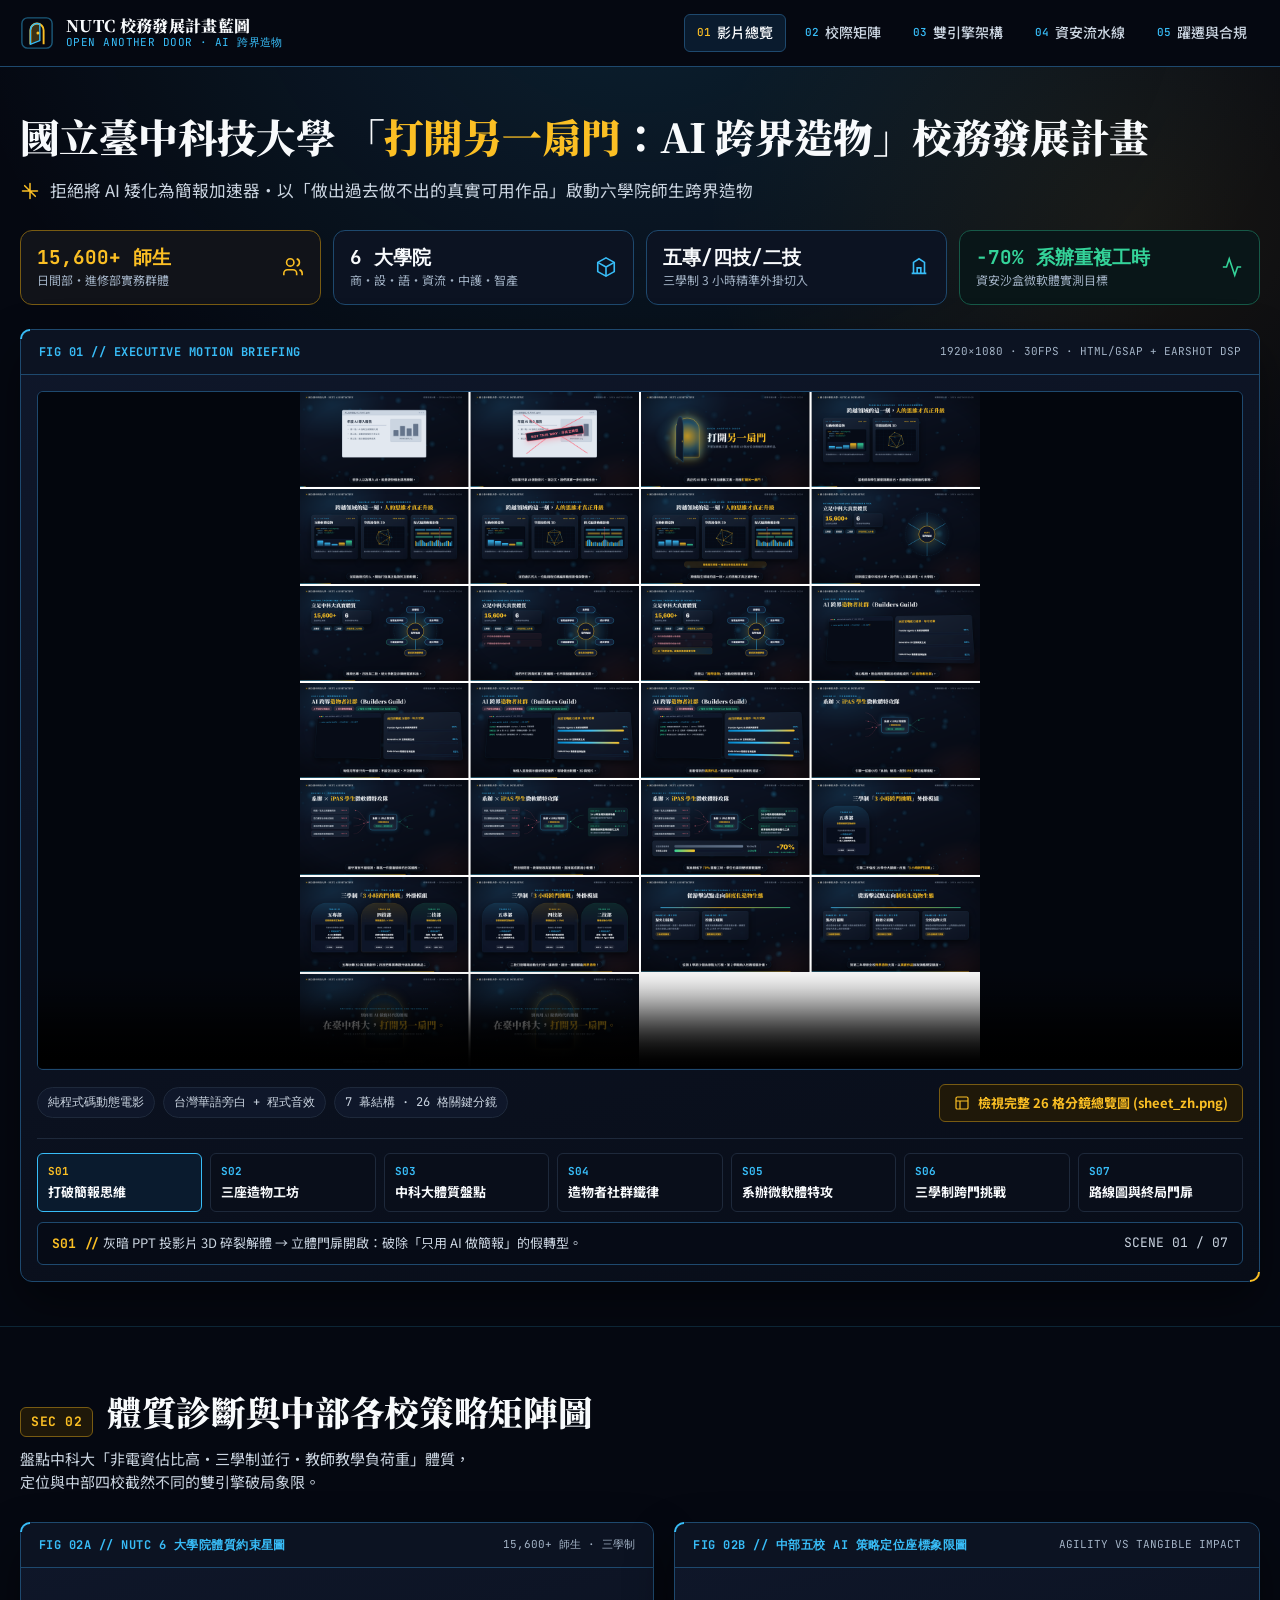
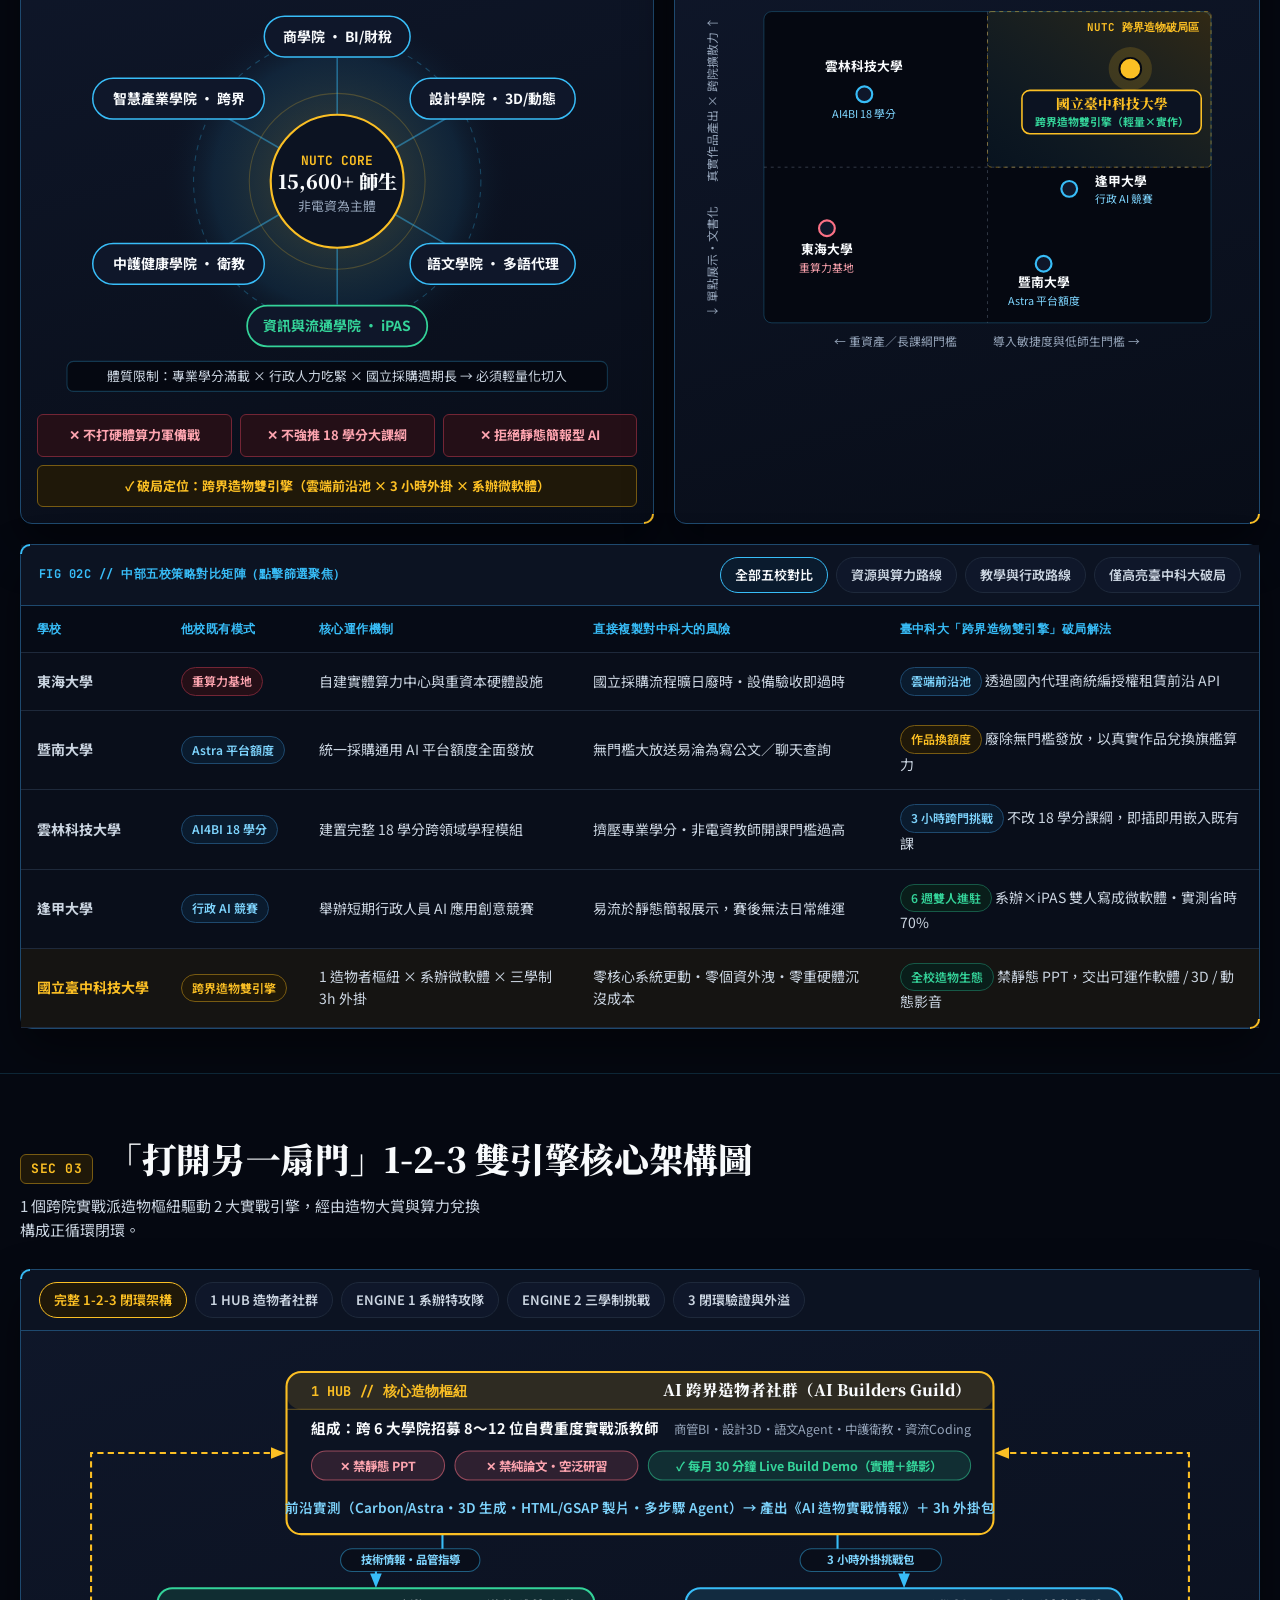
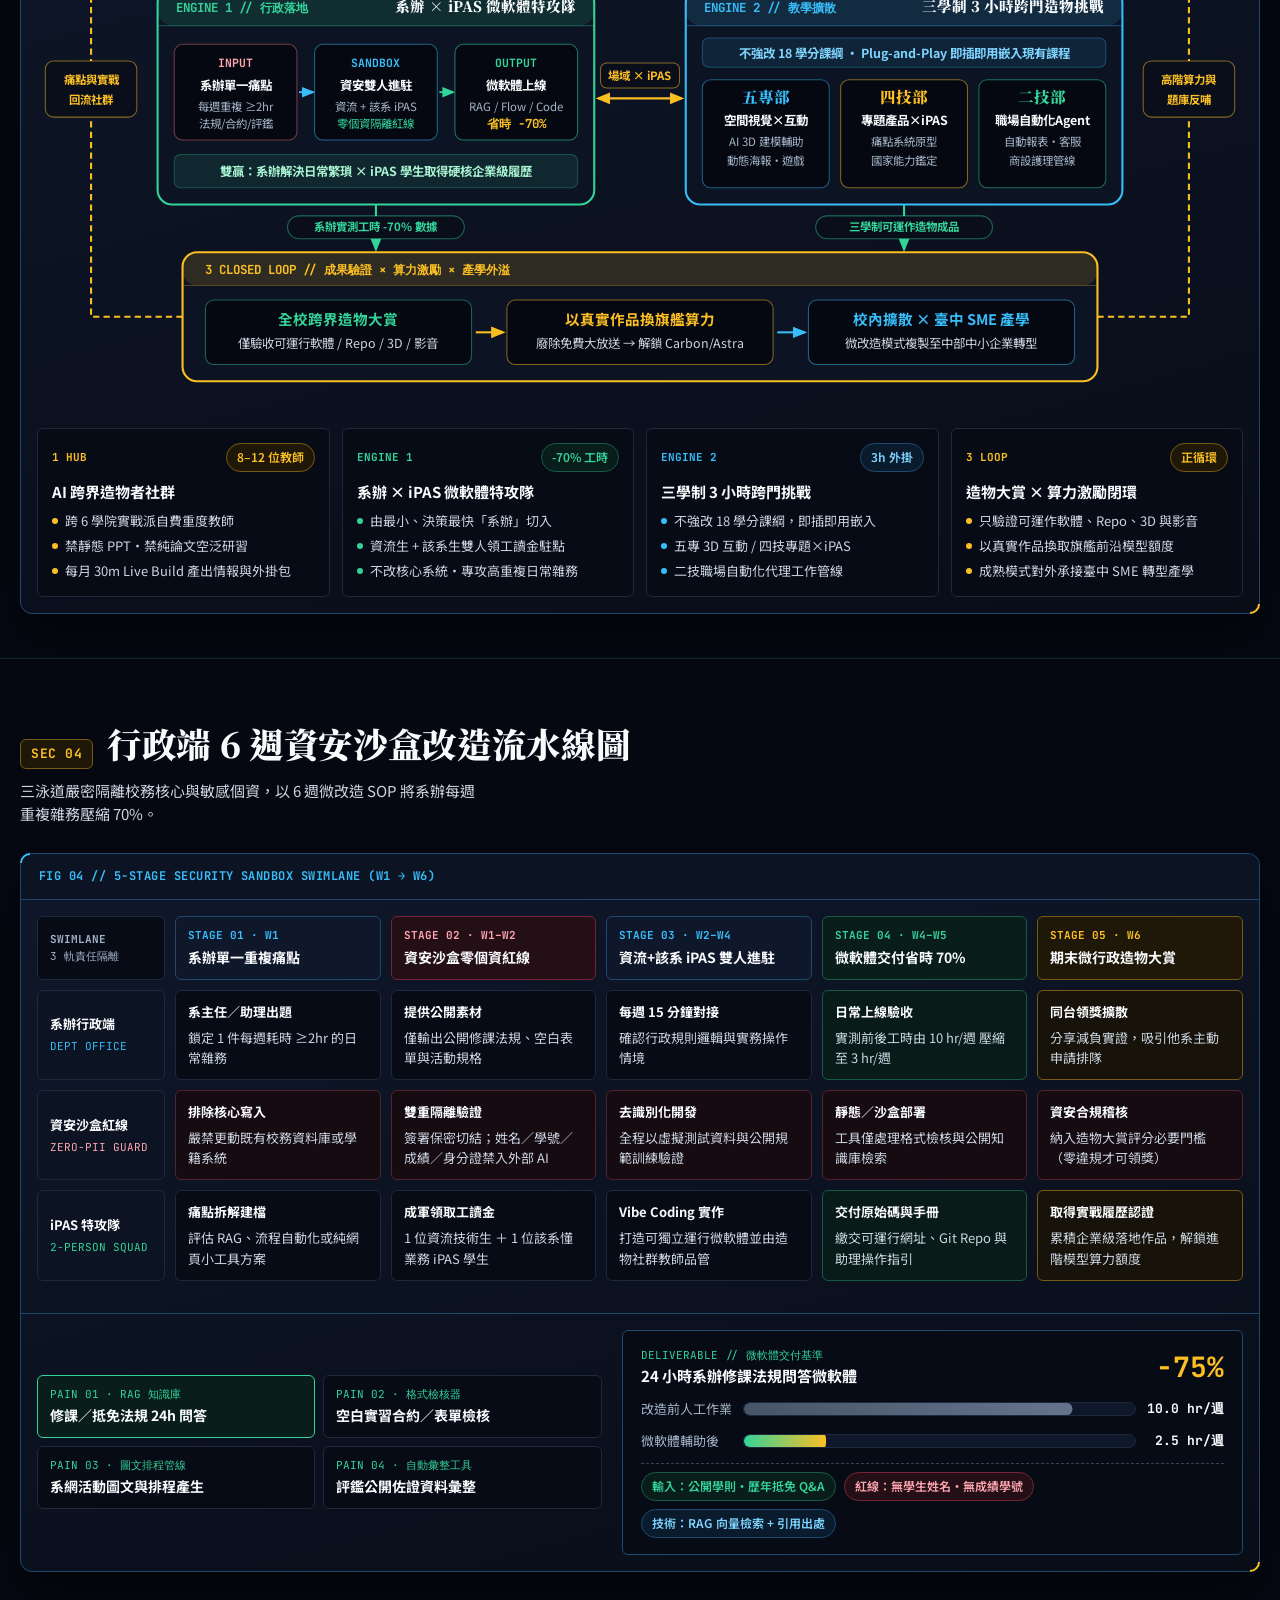
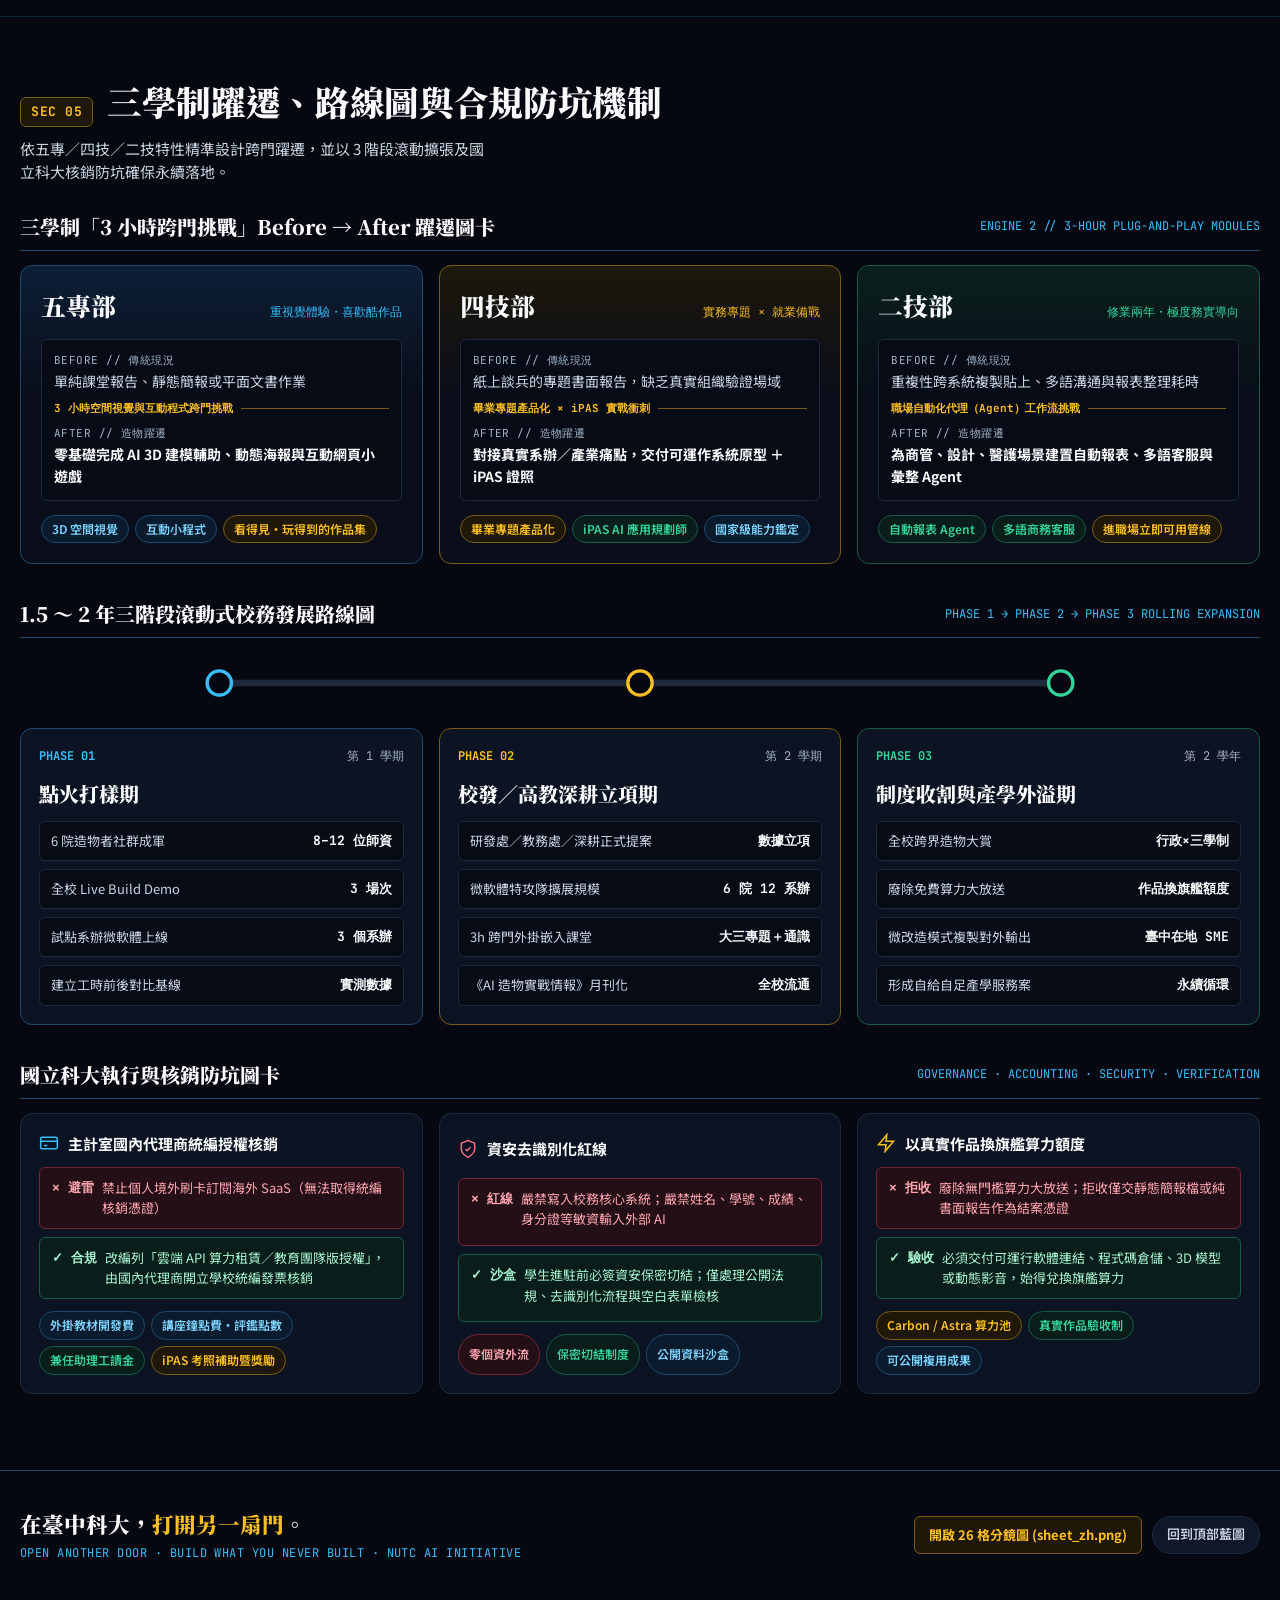
<file: docs/index.html>
<!doctype html>
<html lang="zh-Hant-TW">
<head>
  <meta charset="utf-8">
  <meta name="viewport" content="width=device-width, initial-scale=1">
  <title>國立臺中科技大學「打開另一扇門：AI 跨界造物」校務發展計畫藍圖</title>
  <meta name="description" content="國立臺中科技大學「打開另一扇門：AI 跨界造物」校務發展計畫互動架構藍圖：1 核心造物樞紐 × 2 大實戰引擎 × 6 週資安沙盒流水線 × 三學制躍遷與國立科大合規防坑機制。">
  <meta name="theme-color" content="#050811">
  <link rel="preconnect" href="https://fonts.googleapis.com">
  <link rel="preconnect" href="https://fonts.gstatic.com" crossorigin>
  <link href="https://fonts.googleapis.com/css2?family=JetBrains+Mono:wght@400;600;700&family=Noto+Sans+TC:wght@400;500;700&family=Noto+Serif+TC:wght@700;900&display=swap" rel="stylesheet">
  <link rel="stylesheet" href="./styles.css">
</head>
<body>
  <a class="skip-link" href="#main">跳至主要計畫藍圖</a>

  <header class="site-header">
    <div class="container header-inner">
      <a class="brand" href="#hero" aria-label="國立臺中科技大學 打開另一扇門 首頁">
        <svg class="brand-mark" viewBox="0 0 36 36" fill="none" aria-hidden="true">
          <rect x="2" y="2" width="32" height="32" rx="6" stroke="#38BDF8" stroke-opacity="0.45" stroke-width="1.5"/>
          <path d="M11 30V15a7 7 0 0 1 14 0v15" stroke="#FBBF24" stroke-width="2"/>
          <path d="M11 30V15a7 7 0 0 1 10-6.3V26l-10 4Z" fill="#FBBF24" fill-opacity="0.22" stroke="#38BDF8" stroke-width="1.4"/>
          <circle cx="19" cy="18" r="1.6" fill="#FBBF24"/>
        </svg>
        <span class="brand-text">
          <span class="brand-title">NUTC 校務發展計畫藍圖</span>
          <span class="brand-code">OPEN ANOTHER DOOR · AI 跨界造物</span>
        </span>
      </a>

      <button class="nav-toggle" id="nav-toggle" type="button" aria-expanded="false" aria-controls="site-nav" aria-label="開啟導覽選單">
        <svg width="20" height="20" viewBox="0 0 24 24" fill="none" stroke="currentColor" stroke-width="1.8" stroke-linecap="round" aria-hidden="true">
          <path d="M4 7h16M4 12h16M4 17h16"/>
        </svg>
      </button>

      <nav class="site-nav" id="site-nav" aria-label="計畫架構導覽">
        <a class="nav-link is-active" href="#hero"><span class="nav-idx">01</span>影片總覽</a>
        <a class="nav-link" href="#matrix"><span class="nav-idx">02</span>校際矩陣</a>
        <a class="nav-link" href="#architecture"><span class="nav-idx">03</span>雙引擎架構</a>
        <a class="nav-link" href="#pipeline"><span class="nav-idx">04</span>資安流水線</a>
        <a class="nav-link" href="#roadmap"><span class="nav-idx">05</span>躍遷與合規</a>
      </nav>
    </div>
  </header>

  <main id="main">
    <!-- ══════════════════════════════════════════════════════════════════
         SECTION 1: Hero + Embedded Film
         ══════════════════════════════════════════════════════════════════ -->
    <section class="blueprint-section hero-section" id="hero">
      <div class="container">
        <div class="hero-header">
          <h1 class="hero-title">國立臺中科技大學 <span class="no-split">「<em>打開另一扇門</em>：AI 跨界造物」</span><span class="no-split">校務發展計畫</span></h1>
          <p class="hero-declaration">
            <svg viewBox="0 0 24 24" fill="none" stroke="currentColor" stroke-width="1.8" stroke-linecap="round" stroke-linejoin="round" aria-hidden="true">
              <path d="M12 3v18M3 12h18M5.6 5.6l12.8 12.8"/>
            </svg>
            <span>拒絕將 AI 矮化為簡報加速器・以「做出過去做不出的真實可用作品」啟動六學院師生跨界造物</span>
          </p>
        </div>

        <div class="kpi-strip" role="list" aria-label="計畫關鍵規模指標">
          <div class="kpi-pill is-gold" role="listitem">
            <div>
              <div class="kpi-main">15,600+ 師生</div>
              <div class="kpi-sub">日間部・進修部實務群體</div>
            </div>
            <svg class="kpi-icon" viewBox="0 0 24 24" fill="none" stroke="currentColor" stroke-width="1.75" aria-hidden="true">
              <path d="M16 21v-2a4 4 0 0 0-4-4H6a4 4 0 0 0-4 4v2"/>
              <circle cx="9" cy="7" r="4"/>
              <path d="M22 21v-2a4 4 0 0 0-3-3.87M16 3.13a4 4 0 0 1 0 7.75"/>
            </svg>
          </div>

          <div class="kpi-pill" role="listitem">
            <div>
              <div class="kpi-main">6 大學院</div>
              <div class="kpi-sub">商・設・語・資流・中護・智產</div>
            </div>
            <svg class="kpi-icon" viewBox="0 0 24 24" fill="none" stroke="currentColor" stroke-width="1.75" aria-hidden="true">
              <polygon points="12 2 21 7 21 17 12 22 3 17 3 7 12 2"/>
              <path d="M12 22V12M21 7l-9 5-9-5"/>
            </svg>
          </div>

          <div class="kpi-pill" role="listitem">
            <div>
              <div class="kpi-main">五專/四技/二技</div>
              <div class="kpi-sub">三學制 3 小時精準外掛切入</div>
            </div>
            <svg class="kpi-icon" viewBox="0 0 24 24" fill="none" stroke="currentColor" stroke-width="1.75" aria-hidden="true">
              <path d="M4 19h16M6 19V7l6-4 6 4v12"/>
              <path d="M10 19v-6h4v6"/>
            </svg>
          </div>

          <div class="kpi-pill is-mint" role="listitem">
            <div>
              <div class="kpi-main">-70% 系辦重複工時</div>
              <div class="kpi-sub">資安沙盒微軟體實測目標</div>
            </div>
            <svg class="kpi-icon" viewBox="0 0 24 24" fill="none" stroke="currentColor" stroke-width="1.75" aria-hidden="true">
              <path d="M22 12h-4l-3 9L9 3l-3 9H2"/>
            </svg>
          </div>
        </div>

        <article class="plate" aria-label="計畫概念影片展示舞台">
          <div class="plate-head">
            <span class="plate-label">FIG 01 // EXECUTIVE MOTION BRIEFING</span>
            <span class="plate-tag">1920×1080 · 30FPS · HTML/GSAP + EARSHOT DSP</span>
          </div>

          <div class="film-plate-body">
            <div class="video-stage">
              <video id="blueprint-film" controls preload="metadata" playsinline poster="./assets/sheet_zh.png" src="./assets/nutc_open_door_zh.mp4"></video>
            </div>

            <div class="film-rail">
              <div class="film-specs">
                <span class="spec-chip">純程式碼動態電影</span>
                <span class="spec-chip">台灣華語旁白 + 程式音效</span>
                <span class="spec-chip">7 幕結構 · 26 格關鍵分鏡</span>
              </div>

              <div class="film-actions">
                <a class="btn-blueprint" href="./assets/sheet_zh.png" target="_blank" rel="noopener">
                  <svg viewBox="0 0 24 24" fill="none" stroke="currentColor" stroke-width="1.8" aria-hidden="true">
                    <rect x="3" y="3" width="18" height="18" rx="2"/>
                    <path d="M3 9h18M9 21V9"/>
                  </svg>
                  檢視完整 26 格分鏡總覽圖 (sheet_zh.png)
                </a>
              </div>
            </div>

            <div class="scene-index" role="tablist" aria-label="影片七幕分鏡架構速覽">
              <button class="scene-chip is-active" type="button" role="tab" aria-selected="true" data-scene="s01">
                <span class="scene-chip-id">S01</span>
                <span class="scene-chip-name">打破簡報思維</span>
              </button>
              <button class="scene-chip" type="button" role="tab" aria-selected="false" data-scene="s02">
                <span class="scene-chip-id">S02</span>
                <span class="scene-chip-name">三座造物工坊</span>
              </button>
              <button class="scene-chip" type="button" role="tab" aria-selected="false" data-scene="s03">
                <span class="scene-chip-id">S03</span>
                <span class="scene-chip-name">中科大體質盤點</span>
              </button>
              <button class="scene-chip" type="button" role="tab" aria-selected="false" data-scene="s04">
                <span class="scene-chip-id">S04</span>
                <span class="scene-chip-name">造物者社群鐵律</span>
              </button>
              <button class="scene-chip" type="button" role="tab" aria-selected="false" data-scene="s05">
                <span class="scene-chip-id">S05</span>
                <span class="scene-chip-name">系辦微軟體特攻</span>
              </button>
              <button class="scene-chip" type="button" role="tab" aria-selected="false" data-scene="s06">
                <span class="scene-chip-id">S06</span>
                <span class="scene-chip-name">三學制跨門挑戰</span>
              </button>
              <button class="scene-chip" type="button" role="tab" aria-selected="false" data-scene="s07">
                <span class="scene-chip-id">S07</span>
                <span class="scene-chip-name">路線圖與終局門扉</span>
              </button>
            </div>

            <div class="scene-brief-bar" id="scene-brief-bar" aria-live="polite">
              <span><strong>S01 //</strong> 灰暗 PPT 投影片 3D 碎裂解體 → 立體門扉開啟：破除「只用 AI 做簡報」的假轉型。</span>
              <span class="mono">SCENE 01 / 07</span>
            </div>
          </div>
        </article>
      </div>
    </section>

    <!-- ══════════════════════════════════════════════════════════════════
         SECTION 2: 體質診斷與中部各校策略矩陣圖
         ══════════════════════════════════════════════════════════════════ -->
    <section class="blueprint-section" id="matrix">
      <div class="container">
        <div class="section-head">
          <div class="section-title-wrap">
            <span class="section-code">SEC 02</span>
            <h2 class="section-title">體質診斷與中部各校策略矩陣圖</h2>
          </div>
          <p class="section-thesis">盤點中科大「非電資佔比高・三學制並行・教師教學負荷重」體質，定位與中部四校截然不同的雙引擎破局象限。</p>
        </div>

        <div class="diag-grid">
          <!-- Left SVG: 6 Colleges Orbital Diagnosis -->
          <article class="plate">
            <div class="plate-head">
              <span class="plate-label">FIG 02A // NUTC 6 大學院體質約束星圖</span>
              <span class="plate-tag">15,600+ 師生 · 三學制</span>
            </div>
            <div class="svg-box">
              <svg viewBox="0 0 560 390" role="img" aria-label="國立臺中科技大學六大學院體質約束環圖">
                <defs>
                  <radialGradient id="coreGlow" cx="50%" cy="50%" r="50%">
                    <stop offset="0%" stop-color="#FBBF24" stop-opacity="0.28"/>
                    <stop offset="70%" stop-color="#38BDF8" stop-opacity="0.10"/>
                    <stop offset="100%" stop-color="#050811" stop-opacity="0"/>
                  </radialGradient>
                </defs>

                <!-- Ambient center glow & orbital rings -->
                <circle cx="280" cy="184" r="165" fill="url(#coreGlow)"/>
                <circle cx="280" cy="184" r="134" fill="none" stroke="#38BDF8" stroke-opacity="0.28" stroke-dasharray="5 5"/>
                <circle cx="280" cy="184" r="82" fill="none" stroke="#FBBF24" stroke-opacity="0.22" stroke-width="1"/>

                <!-- Conduits from center to 6 colleges -->
                <g stroke="#38BDF8" stroke-opacity="0.45" stroke-width="1.5">
                  <line x1="280" y1="122" x2="280" y2="69"/>
                  <line x1="334" y1="153" x2="396" y2="117"/>
                  <line x1="334" y1="215" x2="396" y2="251"/>
                  <line x1="280" y1="246" x2="280" y2="299"/>
                  <line x1="226" y1="215" x2="164" y2="251"/>
                  <line x1="226" y1="153" x2="164" y2="117"/>
                </g>

                <!-- Center NUTC Core -->
                <circle cx="280" cy="184" r="62" fill="#0C1322" stroke="#FBBF24" stroke-width="2"/>
                <text x="280" y="169" text-anchor="middle" fill="#FBBF24" font-family="'JetBrains Mono', monospace" font-size="12" font-weight="700">NUTC CORE</text>
                <text x="280" y="191" text-anchor="middle" fill="#F8FAFC" font-family="'Noto Serif TC', serif" font-size="18" font-weight="900">15,600+ 師生</text>
                <text x="280" y="212" text-anchor="middle" fill="#94A3B8" font-family="'Noto Sans TC', sans-serif" font-size="12">非電資為主體</text>

                <!-- 6 College Nodes -->
                <g font-family="'Noto Sans TC', sans-serif" font-size="13" font-weight="700" text-anchor="middle">
                  <!-- Top: 商學院 -->
                  <rect x="212" y="30" width="136" height="38" rx="19" fill="#0F172A" stroke="#38BDF8" stroke-width="1.4"/>
                  <text x="280" y="54" fill="#F8FAFC">商學院 · BI/財稅</text>

                  <!-- Top-Right: 設計學院 -->
                  <rect x="348" y="88" width="154" height="38" rx="19" fill="#0F172A" stroke="#38BDF8" stroke-width="1.4"/>
                  <text x="425" y="112" fill="#F8FAFC">設計學院 · 3D/動態</text>

                  <!-- Bottom-Right: 語文學院 -->
                  <rect x="348" y="242" width="154" height="38" rx="19" fill="#0F172A" stroke="#38BDF8" stroke-width="1.4"/>
                  <text x="425" y="266" fill="#F8FAFC">語文學院 · 多語代理</text>

                  <!-- Bottom: 資訊與流通學院 -->
                  <rect x="196" y="300" width="168" height="38" rx="19" fill="#0F172A" stroke="#34D399" stroke-width="1.6"/>
                  <text x="280" y="324" fill="#34D399">資訊與流通學院 · iPAS</text>

                  <!-- Bottom-Left: 中護健康學院 -->
                  <rect x="52" y="242" width="160" height="38" rx="19" fill="#0F172A" stroke="#38BDF8" stroke-width="1.4"/>
                  <text x="132" y="266" fill="#F8FAFC">中護健康學院 · 衛教</text>

                  <!-- Top-Left: 智慧產業學院 -->
                  <rect x="52" y="88" width="160" height="38" rx="19" fill="#0F172A" stroke="#38BDF8" stroke-width="1.4"/>
                  <text x="132" y="112" fill="#F8FAFC">智慧產業學院 · 跨界</text>
                </g>

                <!-- Constraint Axis Footer -->
                <rect x="28" y="352" width="504" height="28" rx="6" fill="#050811" stroke="#38BDF8" stroke-opacity="0.25"/>
                <text x="280" y="370" text-anchor="middle" fill="#CBD5E1" font-family="'Noto Sans TC', sans-serif" font-size="12">
                  體質限制：專業學分滿載 × 行政人力吃緊 × 國立採購週期長 → 必須輕量化切入
                </text>
              </svg>

              <div class="rule-trio" aria-label="中科大策略三不原則與破局定位">
                <div class="rule-badge">✕ 不打硬體算力軍備戰</div>
                <div class="rule-badge">✕ 不強推 18 學分大課綱</div>
                <div class="rule-badge">✕ 拒絕靜態簡報型 AI</div>
                <div class="rule-badge is-breakthrough">✓ 破局定位：跨界造物雙引擎（雲端前沿池 × 3 小時外掛 × 系辦微軟體）</div>
              </div>
            </div>
          </article>

          <!-- Right SVG: 2D Strategic Positioning Quadrant -->
          <article class="plate">
            <div class="plate-head">
              <span class="plate-label">FIG 02B // 中部五校 AI 策略定位座標象限圖</span>
              <span class="plate-tag">AGILITY VS TANGIBLE IMPACT</span>
            </div>
            <div class="svg-box">
              <svg viewBox="0 0 560 400" role="img" aria-label="中部五校 AI 策略定位象限圖：東海、暨大、雲科大、逢甲對比臺中科大破局象限">
                <defs>
                  <linearGradient id="nutcZone" x1="0%" y1="100%" x2="100%" y2="0%">
                    <stop offset="0%" stop-color="#38BDF8" stop-opacity="0.06"/>
                    <stop offset="100%" stop-color="#FBBF24" stop-opacity="0.18"/>
                  </linearGradient>
                </defs>

                <!-- Chart Frame -->
                <rect x="74" y="28" width="454" height="316" rx="8" fill="#050811" stroke="#38BDF8" stroke-opacity="0.25"/>

                <!-- Target Breakthrough Quadrant (Top-Right) -->
                <rect x="301" y="28" width="227" height="158" rx="4" fill="url(#nutcZone)" stroke="#FBBF24" stroke-opacity="0.45" stroke-dasharray="4 4"/>
                <text x="516" y="48" text-anchor="end" fill="#FBBF24" font-family="'JetBrains Mono', monospace" font-size="11" font-weight="700">NUTC 跨界造物破局區</text>

                <!-- Quadrant Crosshairs -->
                <line x1="301" y1="28" x2="301" y2="344" stroke="#94A3B8" stroke-opacity="0.32" stroke-dasharray="3 4"/>
                <line x1="74" y1="186" x2="528" y2="186" stroke="#94A3B8" stroke-opacity="0.32" stroke-dasharray="3 4"/>

                <!-- Axis Labels -->
                <text x="301" y="368" text-anchor="middle" fill="#94A3B8" font-family="'Noto Sans TC', sans-serif" font-size="12">
                  ← 重資產／長課綱門檻　　　導入敏捷度與低師生門檻 →
                </text>
                <text x="26" y="186" text-anchor="middle" fill="#94A3B8" font-family="'Noto Sans TC', sans-serif" font-size="12" transform="rotate(-90 26 186)">
                  ↓ 單點展示・文書化　　真實作品產出 × 跨院擴散力 ↑
                </text>

                <!-- Peer Universities -->
                <!-- 東海大學 -->
                <g>
                  <circle cx="138" cy="248" r="8" fill="#0F172A" stroke="#FB7185" stroke-width="2.2"/>
                  <text x="138" y="274" text-anchor="middle" fill="#F8FAFC" font-family="'Noto Sans TC', sans-serif" font-size="13" font-weight="700">東海大學</text>
                  <text x="138" y="292" text-anchor="middle" fill="#FDA4AF" font-family="'Noto Sans TC', sans-serif" font-size="11">重算力基地</text>
                </g>

                <!-- 雲林科技大學 -->
                <g>
                  <circle cx="176" cy="112" r="8" fill="#0F172A" stroke="#38BDF8" stroke-width="2.2"/>
                  <text x="176" y="88" text-anchor="middle" fill="#F8FAFC" font-family="'Noto Sans TC', sans-serif" font-size="13" font-weight="700">雲林科技大學</text>
                  <text x="176" y="136" text-anchor="middle" fill="#7DD3FC" font-family="'Noto Sans TC', sans-serif" font-size="11">AI4BI 18 學分</text>
                </g>

                <!-- 暨南大學 -->
                <g>
                  <circle cx="358" cy="284" r="8" fill="#0F172A" stroke="#38BDF8" stroke-width="2.2"/>
                  <text x="358" y="308" text-anchor="middle" fill="#F8FAFC" font-family="'Noto Sans TC', sans-serif" font-size="13" font-weight="700">暨南大學</text>
                  <text x="358" y="326" text-anchor="middle" fill="#7DD3FC" font-family="'Noto Sans TC', sans-serif" font-size="11">Astra 平台額度</text>
                </g>

                <!-- 逢甲大學 -->
                <g>
                  <circle cx="384" cy="208" r="8" fill="#0F172A" stroke="#38BDF8" stroke-width="2.2"/>
                  <text x="410" y="205" text-anchor="start" fill="#F8FAFC" font-family="'Noto Sans TC', sans-serif" font-size="13" font-weight="700">逢甲大學</text>
                  <text x="410" y="222" text-anchor="start" fill="#7DD3FC" font-family="'Noto Sans TC', sans-serif" font-size="11">行政 AI 競賽</text>
                </g>

                <!-- 臺中科大 (Target Hero Node) -->
                <g>
                  <circle cx="446" cy="86" r="22" fill="#FBBF24" fill-opacity="0.16"/>
                  <circle cx="446" cy="86" r="11" fill="#FBBF24" stroke="#050811" stroke-width="2"/>
                  <rect x="336" y="108" width="182" height="44" rx="8" fill="#0C1322" stroke="#FBBF24" stroke-width="1.6"/>
                  <text x="427" y="127" text-anchor="middle" fill="#FBBF24" font-family="'Noto Serif TC', serif" font-size="14" font-weight="900">國立臺中科技大學</text>
                  <text x="427" y="144" text-anchor="middle" fill="#34D399" font-family="'Noto Sans TC', sans-serif" font-size="11" font-weight="700">跨界造物雙引擎（輕量×實作）</text>
                </g>
              </svg>
            </div>
          </article>
        </div>

        <!-- Inter-University Strategy Matrix Table -->
        <article class="plate">
          <div class="matrix-controls">
            <span class="plate-label">FIG 02C // 中部五校策略對比矩陣（點擊篩選聚焦）</span>
            <div class="filter-pills" role="group" aria-label="矩陣篩選控制">
              <button class="tab-btn is-active" type="button" data-matrix-filter="all">全部五校對比</button>
              <button class="tab-btn" type="button" data-matrix-filter="infra">資源與算力路線</button>
              <button class="tab-btn" type="button" data-matrix-filter="curriculum">教學與行政路線</button>
              <button class="tab-btn is-gold" type="button" data-matrix-filter="nutc">僅高亮臺中科大破局</button>
            </div>
          </div>

          <div class="matrix-scroll">
            <table class="matrix-table" id="matrix-table">
              <thead>
                <tr>
                  <th>學校</th>
                  <th>他校既有模式</th>
                  <th>核心運作機制</th>
                  <th>直接複製對中科大的風險</th>
                  <th>臺中科大「跨界造物雙引擎」破局解法</th>
                </tr>
              </thead>
              <tbody>
                <tr data-cat="infra">
                  <td class="school-name">東海大學</td>
                  <td><span class="pill-tag coral">重算力基地</span></td>
                  <td>自建實體算力中心與重資本硬體設施</td>
                  <td>國立採購流程曠日廢時・設備驗收即過時</td>
                  <td><span class="pill-tag cyan">雲端前沿池</span> 透過國內代理商統編授權租賃前沿 API</td>
                </tr>
                <tr data-cat="infra">
                  <td class="school-name">暨南大學</td>
                  <td><span class="pill-tag cyan">Astra 平台額度</span></td>
                  <td>統一採購通用 AI 平台額度全面發放</td>
                  <td>無門檻大放送易淪為寫公文／聊天查詢</td>
                  <td><span class="pill-tag gold">作品換額度</span> 廢除無門檻發放，以真實作品兌換旗艦算力</td>
                </tr>
                <tr data-cat="curriculum">
                  <td class="school-name">雲林科技大學</td>
                  <td><span class="pill-tag cyan">AI4BI 18 學分</span></td>
                  <td>建置完整 18 學分跨領域學程模組</td>
                  <td>擠壓專業學分・非電資教師開課門檻過高</td>
                  <td><span class="pill-tag cyan">3 小時跨門挑戰</span> 不改 18 學分課綱，即插即用嵌入既有課</td>
                </tr>
                <tr data-cat="curriculum">
                  <td class="school-name">逢甲大學</td>
                  <td><span class="pill-tag cyan">行政 AI 競賽</span></td>
                  <td>舉辦短期行政人員 AI 應用創意競賽</td>
                  <td>易流於靜態簡報展示，賽後無法日常維運</td>
                  <td><span class="pill-tag mint">6 週雙人進駐</span> 系辦×iPAS 雙人寫成微軟體・實測省時 70%</td>
                </tr>
                <tr class="is-nutc" data-cat="nutc">
                  <td class="school-name">國立臺中科技大學</td>
                  <td><span class="pill-tag gold">跨界造物雙引擎</span></td>
                  <td>1 造物者樞紐 × 系辦微軟體 × 三學制 3h 外掛</td>
                  <td>零核心系統更動・零個資外洩・零重硬體沉沒成本</td>
                  <td><span class="pill-tag mint">全校造物生態</span> 禁靜態 PPT，交出可運作軟體 / 3D / 動態影音</td>
                </tr>
              </tbody>
            </table>
          </div>
        </article>
      </div>
    </section>

    <!-- ══════════════════════════════════════════════════════════════════
         SECTION 3: 「打開另一扇門」1-2-3 雙引擎核心架構圖
         ══════════════════════════════════════════════════════════════════ -->
    <section class="blueprint-section" id="architecture">
      <div class="container">
        <div class="section-head">
          <div class="section-title-wrap">
            <span class="section-code">SEC 03</span>
            <h2 class="section-title">「打開另一扇門」1-2-3 雙引擎核心架構圖</h2>
          </div>
          <p class="section-thesis">1 個跨院實戰派造物樞紐驅動 2 大實戰引擎，經由造物大賞與算力兌換構成正循環閉環。</p>
        </div>

        <article class="plate">
          <div class="arch-toolbar">
            <div class="filter-pills" role="group" aria-label="核心架構圖焦點切換">
              <button class="tab-btn is-gold is-active" type="button" data-arch-focus="all">完整 1-2-3 閉環架構</button>
              <button class="tab-btn" type="button" data-arch-focus="hub">1 HUB 造物者社群</button>
              <button class="tab-btn" type="button" data-arch-focus="e1">ENGINE 1 系辦特攻隊</button>
              <button class="tab-btn" type="button" data-arch-focus="e2">ENGINE 2 三學制挑戰</button>
              <button class="tab-btn" type="button" data-arch-focus="loop">3 閉環驗證與外溢</button>
            </div>
            <span class="scroll-hint">← 左右滑動檢視完整架構圖 →</span>
          </div>

          <div class="svg-scroll-stage">
            <svg class="arch-svg" id="core-arch-svg" viewBox="0 0 1160 640" role="img" aria-label="1 個造物樞紐、2 大實戰引擎與 3 號閉環反饋系統架構圖">
              <defs>
                <marker id="arrow-cyan" viewBox="0 0 10 10" refX="8" refY="5" markerWidth="7" markerHeight="7" orient="auto-start-reverse">
                  <path d="M 0 1 L 10 5 L 0 9 z" fill="#38BDF8"/>
                </marker>
                <marker id="arrow-gold" viewBox="0 0 10 10" refX="8" refY="5" markerWidth="7" markerHeight="7" orient="auto-start-reverse">
                  <path d="M 0 1 L 10 5 L 0 9 z" fill="#FBBF24"/>
                </marker>
                <marker id="arrow-mint" viewBox="0 0 10 10" refX="8" refY="5" markerWidth="7" markerHeight="7" orient="auto-start-reverse">
                  <path d="M 0 1 L 10 5 L 0 9 z" fill="#34D399"/>
                </marker>
              </defs>

              <!-- ── Conduits / Flows ── -->
              <!-- Hub -> Engine 1 -->
              <g class="arch-flow" data-flow="hub e1">
                <path d="M 390 180 L 390 206 L 326 206 L 326 229" fill="none" stroke="#38BDF8" stroke-width="2" marker-end="url(#arrow-cyan)"/>
                <rect x="292" y="194" width="134" height="22" rx="11" fill="#090E1A" stroke="#38BDF8" stroke-opacity="0.45"/>
                <text x="359" y="209" text-anchor="middle" fill="#7DD3FC" font-family="'Noto Sans TC', sans-serif" font-size="11" font-weight="700">技術情報・品管指導</text>
              </g>

              <!-- Hub -> Engine 2 -->
              <g class="arch-flow" data-flow="hub e2">
                <path d="M 770 180 L 770 206 L 834 206 L 834 229" fill="none" stroke="#38BDF8" stroke-width="2" marker-end="url(#arrow-cyan)"/>
                <rect x="734" y="194" width="136" height="22" rx="11" fill="#090E1A" stroke="#38BDF8" stroke-opacity="0.45"/>
                <text x="802" y="209" text-anchor="middle" fill="#7DD3FC" font-family="'Noto Sans TC', sans-serif" font-size="11" font-weight="700">3 小時外掛挑戰包</text>
              </g>

              <!-- Engine 1 <-> Engine 2 Interlock -->
              <g class="arch-flow" data-flow="e1 e2">
                <path d="M 540 338 L 620 338" fill="none" stroke="#FBBF24" stroke-width="2" marker-start="url(#arrow-gold)" marker-end="url(#arrow-gold)"/>
                <rect x="542" y="304" width="76" height="24" rx="6" fill="#090E1A" stroke="#FBBF24" stroke-opacity="0.5"/>
                <text x="580" y="320" text-anchor="middle" fill="#FBBF24" font-family="'Noto Sans TC', sans-serif" font-size="11" font-weight="700">場域 × iPAS</text>
              </g>

              <!-- Engine 1 -> Loop -->
              <g class="arch-flow" data-flow="e1 loop">
                <path d="M 326 440 L 326 483" fill="none" stroke="#34D399" stroke-width="2" marker-end="url(#arrow-mint)"/>
                <rect x="241" y="451" width="170" height="22" rx="11" fill="#090E1A" stroke="#34D399" stroke-opacity="0.45"/>
                <text x="326" y="466" text-anchor="middle" fill="#34D399" font-family="'Noto Sans TC', sans-serif" font-size="11" font-weight="700">系辦實測工時 -70% 數據</text>
              </g>

              <!-- Engine 2 -> Loop -->
              <g class="arch-flow" data-flow="e2 loop">
                <path d="M 834 440 L 834 483" fill="none" stroke="#34D399" stroke-width="2" marker-end="url(#arrow-mint)"/>
                <rect x="749" y="451" width="170" height="22" rx="11" fill="#090E1A" stroke="#34D399" stroke-opacity="0.45"/>
                <text x="834" y="466" text-anchor="middle" fill="#34D399" font-family="'Noto Sans TC', sans-serif" font-size="11" font-weight="700">三學制可運作造物成品</text>
              </g>

              <!-- Outer Closed Loop Return Left -->
              <g class="arch-flow" data-flow="loop hub">
                <path d="M 140 548 L 52 548 L 52 102 L 236 102" fill="none" stroke="#FBBF24" stroke-width="2" stroke-dasharray="6 4" marker-end="url(#arrow-gold)"/>
                <rect x="8" y="302" width="88" height="54" rx="8" fill="#090E1A" stroke="#FBBF24" stroke-opacity="0.5"/>
                <text x="52" y="324" text-anchor="middle" fill="#FBBF24" font-family="'Noto Sans TC', sans-serif" font-size="11" font-weight="700">痛點與實戰</text>
                <text x="52" y="343" text-anchor="middle" fill="#FBBF24" font-family="'Noto Sans TC', sans-serif" font-size="11" font-weight="700">回流社群</text>
              </g>

              <!-- Outer Closed Loop Return Right -->
              <g class="arch-flow" data-flow="loop hub">
                <path d="M 1020 548 L 1108 548 L 1108 102 L 924 102" fill="none" stroke="#FBBF24" stroke-width="2" stroke-dasharray="6 4" marker-end="url(#arrow-gold)"/>
                <rect x="1064" y="302" width="88" height="54" rx="8" fill="#090E1A" stroke="#FBBF24" stroke-opacity="0.5"/>
                <text x="1108" y="324" text-anchor="middle" fill="#FBBF24" font-family="'Noto Sans TC', sans-serif" font-size="11" font-weight="700">高階算力與</text>
                <text x="1108" y="343" text-anchor="middle" fill="#FBBF24" font-family="'Noto Sans TC', sans-serif" font-size="11" font-weight="700">題庫反哺</text>
              </g>

              <!-- ── NODE 1: 1 HUB ── -->
              <g class="arch-node" data-node="hub" tabindex="0" role="button" aria-label="1 核心造物樞紐：AI 跨界造物者社群">
                <rect x="240" y="24" width="680" height="156" rx="14" fill="#0C1322" stroke="#FBBF24" stroke-width="2"/>
                <rect x="240" y="24" width="680" height="36" rx="14" fill="#FBBF24" fill-opacity="0.14"/>
                <line x1="240" y1="60" x2="920" y2="60" stroke="#FBBF24" stroke-opacity="0.3"/>
                <text x="264" y="47" fill="#FBBF24" font-family="'JetBrains Mono', monospace" font-size="13" font-weight="700">1 HUB // 核心造物樞紐</text>
                <text x="898" y="47" text-anchor="end" fill="#F8FAFC" font-family="'Noto Serif TC', serif" font-size="15" font-weight="900">AI 跨界造物者社群（AI Builders Guild）</text>

                <text x="264" y="84" fill="#F8FAFC" font-family="'Noto Sans TC', sans-serif" font-size="14" font-weight="700">組成：跨 6 大學院招募 8～12 位自費重度實戰派教師</text>
                <text x="898" y="84" text-anchor="end" fill="#94A3B8" font-family="'Noto Sans TC', sans-serif" font-size="12">商管BI・設計3D・語文Agent・中護衛教・資流Coding</text>

                <!-- Iron Rule Pills -->
                <rect x="264" y="100" width="128" height="28" rx="14" fill="#FB7185" fill-opacity="0.14" stroke="#FB7185" stroke-opacity="0.55"/>
                <text x="328" y="119" text-anchor="middle" fill="#FDA4AF" font-family="'Noto Sans TC', sans-serif" font-size="12" font-weight="700">✕ 禁靜態 PPT</text>

                <rect x="402" y="100" width="176" height="28" rx="14" fill="#FB7185" fill-opacity="0.14" stroke="#FB7185" stroke-opacity="0.55"/>
                <text x="490" y="119" text-anchor="middle" fill="#FDA4AF" font-family="'Noto Sans TC', sans-serif" font-size="12" font-weight="700">✕ 禁純論文・空泛研習</text>

                <rect x="588" y="100" width="310" height="28" rx="14" fill="#34D399" fill-opacity="0.14" stroke="#34D399" stroke-opacity="0.55"/>
                <text x="743" y="119" text-anchor="middle" fill="#34D399" font-family="'Noto Sans TC', sans-serif" font-size="12" font-weight="700">✓ 每月 30 分鐘 Live Build Demo（實體＋錄影）</text>

                <text x="580" y="160" text-anchor="middle" fill="#7DD3FC" font-family="'Noto Sans TC', sans-serif" font-size="13" font-weight="600">
                  前沿實測（Carbon/Astra・3D 生成・HTML/GSAP 製片・多步驟 Agent）→ 產出《AI 造物實戰情報》＋ 3h 外掛包
                </text>
              </g>

              <!-- ── NODE 2: ENGINE 1 ── -->
              <g class="arch-node" data-node="e1" tabindex="0" role="button" aria-label="引擎一：系辦 × iPAS 微軟體特攻隊">
                <rect x="116" y="232" width="420" height="208" rx="14" fill="#0C1322" stroke="#34D399" stroke-width="2"/>
                <rect x="116" y="232" width="420" height="36" rx="14" fill="#34D399" fill-opacity="0.13"/>
                <line x1="116" y1="268" x2="536" y2="268" stroke="#34D399" stroke-opacity="0.3"/>
                <text x="134" y="255" fill="#34D399" font-family="'JetBrains Mono', monospace" font-size="12" font-weight="700">ENGINE 1 // 行政落地</text>
                <text x="518" y="255" text-anchor="end" fill="#F8FAFC" font-family="'Noto Serif TC', serif" font-size="14" font-weight="900">系辦 × iPAS 微軟體特攻隊</text>

                <!-- 3 pipeline mini-nodes inside Engine 1 -->
                <rect x="132" y="286" width="118" height="92" rx="8" fill="#050811" stroke="#FB7185" stroke-opacity="0.45"/>
                <text x="191" y="308" text-anchor="middle" fill="#FDA4AF" font-family="'JetBrains Mono', monospace" font-size="11" font-weight="700">INPUT</text>
                <text x="191" y="330" text-anchor="middle" fill="#F8FAFC" font-family="'Noto Sans TC', sans-serif" font-size="12" font-weight="700">系辦單一痛點</text>
                <text x="191" y="350" text-anchor="middle" fill="#A3B3C6" font-family="'Noto Sans TC', sans-serif" font-size="11">每週重複 ≥2hr</text>
                <text x="191" y="366" text-anchor="middle" fill="#A3B3C6" font-family="'Noto Sans TC', sans-serif" font-size="11">法規/合約/評鑑</text>

                <path d="M 252 332 L 265 332" stroke="#38BDF8" stroke-width="1.8" marker-end="url(#arrow-cyan)"/>

                <rect x="267" y="286" width="118" height="92" rx="8" fill="#050811" stroke="#38BDF8" stroke-opacity="0.5"/>
                <text x="326" y="308" text-anchor="middle" fill="#38BDF8" font-family="'JetBrains Mono', monospace" font-size="11" font-weight="700">SANDBOX</text>
                <text x="326" y="330" text-anchor="middle" fill="#F8FAFC" font-family="'Noto Sans TC', sans-serif" font-size="12" font-weight="700">資安雙人進駐</text>
                <text x="326" y="350" text-anchor="middle" fill="#A3B3C6" font-family="'Noto Sans TC', sans-serif" font-size="11">資流 + 該系 iPAS</text>
                <text x="326" y="366" text-anchor="middle" fill="#34D399" font-family="'Noto Sans TC', sans-serif" font-size="11">零個資隔離紅線</text>

                <path d="M 387 332 L 400 332" stroke="#34D399" stroke-width="1.8" marker-end="url(#arrow-mint)"/>

                <rect x="402" y="286" width="118" height="92" rx="8" fill="#050811" stroke="#34D399" stroke-opacity="0.55"/>
                <text x="461" y="308" text-anchor="middle" fill="#34D399" font-family="'JetBrains Mono', monospace" font-size="11" font-weight="700">OUTPUT</text>
                <text x="461" y="330" text-anchor="middle" fill="#F8FAFC" font-family="'Noto Sans TC', sans-serif" font-size="12" font-weight="700">微軟體上線</text>
                <text x="461" y="350" text-anchor="middle" fill="#A3B3C6" font-family="'Noto Sans TC', sans-serif" font-size="11">RAG / Flow / Code</text>
                <text x="461" y="366" text-anchor="middle" fill="#FBBF24" font-family="'JetBrains Mono', monospace" font-size="12" font-weight="700">省時 -70%</text>

                <rect x="132" y="392" width="388" height="32" rx="6" fill="#34D399" fill-opacity="0.10" stroke="#34D399" stroke-opacity="0.3"/>
                <text x="326" y="413" text-anchor="middle" fill="#A7F3D0" font-family="'Noto Sans TC', sans-serif" font-size="12" font-weight="700">
                  雙贏：系辦解決日常繁瑣 × iPAS 學生取得硬核企業級履歷
                </text>
              </g>

              <!-- ── NODE 3: ENGINE 2 ── -->
              <g class="arch-node" data-node="e2" tabindex="0" role="button" aria-label="引擎二：五專、四技、二技 3 小時跨門挑戰">
                <rect x="624" y="232" width="420" height="208" rx="14" fill="#0C1322" stroke="#38BDF8" stroke-width="2"/>
                <rect x="624" y="232" width="420" height="36" rx="14" fill="#38BDF8" fill-opacity="0.14"/>
                <line x1="624" y1="268" x2="1044" y2="268" stroke="#38BDF8" stroke-opacity="0.3"/>
                <text x="642" y="255" fill="#38BDF8" font-family="'JetBrains Mono', monospace" font-size="12" font-weight="700">ENGINE 2 // 教學擴散</text>
                <text x="1026" y="255" text-anchor="end" fill="#F8FAFC" font-family="'Noto Serif TC', serif" font-size="14" font-weight="900">三學制 3 小時跨門造物挑戰</text>

                <rect x="640" y="280" width="388" height="28" rx="6" fill="#38BDF8" fill-opacity="0.10" stroke="#38BDF8" stroke-opacity="0.32"/>
                <text x="834" y="299" text-anchor="middle" fill="#7DD3FC" font-family="'Noto Sans TC', sans-serif" font-size="12" font-weight="700">
                  不強改 18 學分課綱 · Plug-and-Play 即插即用嵌入現有課程
                </text>

                <!-- 3 Tracks inside Engine 2 -->
                <rect x="640" y="320" width="122" height="104" rx="8" fill="#050811" stroke="#38BDF8" stroke-opacity="0.45"/>
                <text x="701" y="342" text-anchor="middle" fill="#38BDF8" font-family="'Noto Serif TC', serif" font-size="15" font-weight="900">五專部</text>
                <text x="701" y="364" text-anchor="middle" fill="#F8FAFC" font-family="'Noto Sans TC', sans-serif" font-size="12" font-weight="700">空間視覺×互動</text>
                <text x="701" y="384" text-anchor="middle" fill="#A3B3C6" font-family="'Noto Sans TC', sans-serif" font-size="11">AI 3D 建模輔助</text>
                <text x="701" y="402" text-anchor="middle" fill="#A3B3C6" font-family="'Noto Sans TC', sans-serif" font-size="11">動態海報・遊戲</text>

                <rect x="773" y="320" width="122" height="104" rx="8" fill="#050811" stroke="#FBBF24" stroke-opacity="0.5"/>
                <text x="834" y="342" text-anchor="middle" fill="#FBBF24" font-family="'Noto Serif TC', serif" font-size="15" font-weight="900">四技部</text>
                <text x="834" y="364" text-anchor="middle" fill="#F8FAFC" font-family="'Noto Sans TC', sans-serif" font-size="12" font-weight="700">專題產品×iPAS</text>
                <text x="834" y="384" text-anchor="middle" fill="#A3B3C6" font-family="'Noto Sans TC', sans-serif" font-size="11">痛點系統原型</text>
                <text x="834" y="402" text-anchor="middle" fill="#A3B3C6" font-family="'Noto Sans TC', sans-serif" font-size="11">國家能力鑑定</text>

                <rect x="906" y="320" width="122" height="104" rx="8" fill="#050811" stroke="#34D399" stroke-opacity="0.48"/>
                <text x="967" y="342" text-anchor="middle" fill="#34D399" font-family="'Noto Serif TC', serif" font-size="15" font-weight="900">二技部</text>
                <text x="967" y="364" text-anchor="middle" fill="#F8FAFC" font-family="'Noto Sans TC', sans-serif" font-size="12" font-weight="700">職場自動化Agent</text>
                <text x="967" y="384" text-anchor="middle" fill="#A3B3C6" font-family="'Noto Sans TC', sans-serif" font-size="11">自動報表・客服</text>
                <text x="967" y="402" text-anchor="middle" fill="#A3B3C6" font-family="'Noto Sans TC', sans-serif" font-size="11">商設護理管線</text>
              </g>

              <!-- ── NODE 4: CLOSED LOOP ── -->
              <g class="arch-node" data-node="loop" tabindex="0" role="button" aria-label="3 號閉環驗證與產學外溢機制">
                <rect x="140" y="486" width="880" height="124" rx="14" fill="#0C1322" stroke="#FBBF24" stroke-width="2"/>
                <rect x="140" y="486" width="880" height="32" rx="14" fill="#FBBF24" fill-opacity="0.14"/>
                <line x1="140" y1="518" x2="1020" y2="518" stroke="#FBBF24" stroke-opacity="0.28"/>
                <text x="162" y="507" fill="#FBBF24" font-family="'JetBrains Mono', monospace" font-size="12" font-weight="700">3 CLOSED LOOP // 成果驗證 × 算力激勵 × 產學外溢</text>

                <rect x="162" y="532" width="256" height="62" rx="8" fill="#050811" stroke="#34D399" stroke-opacity="0.45"/>
                <text x="290" y="556" text-anchor="middle" fill="#34D399" font-family="'Noto Sans TC', sans-serif" font-size="14" font-weight="700">全校跨界造物大賞</text>
                <text x="290" y="578" text-anchor="middle" fill="#CBD5E1" font-family="'Noto Sans TC', sans-serif" font-size="12">僅驗收可運行軟體 / Repo / 3D / 影音</text>

                <path d="M 422 563 L 448 563" stroke="#FBBF24" stroke-width="2" marker-end="url(#arrow-gold)"/>

                <rect x="452" y="532" width="256" height="62" rx="8" fill="#050811" stroke="#FBBF24" stroke-opacity="0.5"/>
                <text x="580" y="556" text-anchor="middle" fill="#FBBF24" font-family="'Noto Sans TC', sans-serif" font-size="14" font-weight="700">以真實作品換旗艦算力</text>
                <text x="580" y="578" text-anchor="middle" fill="#CBD5E1" font-family="'Noto Sans TC', sans-serif" font-size="12">廢除免費大放送 → 解鎖 Carbon/Astra</text>

                <path d="M 712 563 L 738 563" stroke="#38BDF8" stroke-width="2" marker-end="url(#arrow-cyan)"/>

                <rect x="742" y="532" width="256" height="62" rx="8" fill="#050811" stroke="#38BDF8" stroke-opacity="0.5"/>
                <text x="870" y="556" text-anchor="middle" fill="#38BDF8" font-family="'Noto Sans TC', sans-serif" font-size="14" font-weight="700">校內擴散 × 臺中 SME 產學</text>
                <text x="870" y="578" text-anchor="middle" fill="#CBD5E1" font-family="'Noto Sans TC', sans-serif" font-size="12">微改造模式複製至中部中小企業轉型</text>
              </g>
            </svg>
          </div>

          <!-- Synchronized Node Breakdown Grid -->
          <div class="arch-legend-grid" id="arch-legend-grid">
            <div class="node-spec-card" data-focus="hub" tabindex="0" role="button">
              <div class="node-spec-head">
                <span class="node-spec-code">1 HUB</span>
                <span class="pill-tag gold">8–12 位教師</span>
              </div>
              <div class="node-spec-title">AI 跨界造物者社群</div>
              <ul class="spec-list">
                <li><span class="spec-dot"></span>跨 6 學院實戰派自費重度教師</li>
                <li><span class="spec-dot"></span>禁靜態 PPT・禁純論文空泛研習</li>
                <li><span class="spec-dot"></span>每月 30m Live Build 產出情報與外掛包</li>
              </ul>
            </div>

            <div class="node-spec-card" data-focus="e1" tabindex="0" role="button">
              <div class="node-spec-head">
                <span class="node-spec-code">ENGINE 1</span>
                <span class="pill-tag mint">-70% 工時</span>
              </div>
              <div class="node-spec-title">系辦 × iPAS 微軟體特攻隊</div>
              <ul class="spec-list">
                <li><span class="spec-dot"></span>由最小、決策最快「系辦」切入</li>
                <li><span class="spec-dot"></span>資流生 + 該系生雙人領工讀金駐點</li>
                <li><span class="spec-dot"></span>不改核心系統・專攻高重複日常雜務</li>
              </ul>
            </div>

            <div class="node-spec-card" data-focus="e2" tabindex="0" role="button">
              <div class="node-spec-head">
                <span class="node-spec-code">ENGINE 2</span>
                <span class="pill-tag cyan">3h 外掛</span>
              </div>
              <div class="node-spec-title">三學制 3 小時跨門挑戰</div>
              <ul class="spec-list">
                <li><span class="spec-dot"></span>不強改 18 學分課綱，即插即用嵌入</li>
                <li><span class="spec-dot"></span>五專 3D 互動 / 四技專題×iPAS</li>
                <li><span class="spec-dot"></span>二技職場自動化代理工作管線</li>
              </ul>
            </div>

            <div class="node-spec-card" data-focus="loop" tabindex="0" role="button">
              <div class="node-spec-head">
                <span class="node-spec-code">3 LOOP</span>
                <span class="pill-tag gold">正循環</span>
              </div>
              <div class="node-spec-title">造物大賞 × 算力激勵閉環</div>
              <ul class="spec-list">
                <li><span class="spec-dot"></span>只驗證可運作軟體、Repo、3D 與影音</li>
                <li><span class="spec-dot"></span>以真實作品換取旗艦前沿模型額度</li>
                <li><span class="spec-dot"></span>成熟模式對外承接臺中 SME 轉型產學</li>
              </ul>
            </div>
          </div>
        </article>
      </div>
    </section>

    <!-- ══════════════════════════════════════════════════════════════════
         SECTION 4: 行政端 6 週資安沙盒改造流水線圖
         ══════════════════════════════════════════════════════════════════ -->
    <section class="blueprint-section" id="pipeline">
      <div class="container">
        <div class="section-head">
          <div class="section-title-wrap">
            <span class="section-code">SEC 04</span>
            <h2 class="section-title">行政端 6 週資安沙盒改造流水線圖</h2>
          </div>
          <p class="section-thesis">三泳道嚴密隔離校務核心與敏感個資，以 6 週微改造 SOP 將系辦每週重複雜務壓縮 70%。</p>
        </div>

        <article class="plate">
          <div class="plate-head">
            <span class="plate-label">FIG 04 // 5-STAGE SECURITY SANDBOX SWIMLANE (W1 → W6)</span>
            <span class="scroll-hint">← 左右滑動檢視 5 階段泳道 →</span>
          </div>

          <div class="swimlane-wrap">
            <div class="swimlane-board" role="region" aria-label="6 週資安沙盒改造五階段泳道圖">
              <!-- Column Headers -->
              <div class="lane-corner">
                <strong>SWIMLANE</strong>
                <span>3 軌責任隔離</span>
              </div>
              <div class="stage-head">
                <span class="stage-wk">STAGE 01 · W1</span>
                <span class="stage-name">系辦單一重複痛點</span>
              </div>
              <div class="stage-head is-redline">
                <span class="stage-wk">STAGE 02 · W1–W2</span>
                <span class="stage-name">資安沙盒零個資紅線</span>
              </div>
              <div class="stage-head">
                <span class="stage-wk">STAGE 03 · W2–W4</span>
                <span class="stage-name">資流+該系 iPAS 雙人進駐</span>
              </div>
              <div class="stage-head is-deliver">
                <span class="stage-wk">STAGE 04 · W4–W5</span>
                <span class="stage-name">微軟體交付省時 70%</span>
              </div>
              <div class="stage-head is-award">
                <span class="stage-wk">STAGE 05 · W6</span>
                <span class="stage-name">期末微行政造物大賞</span>
              </div>

              <!-- Lane 1: Department Office -->
              <div class="lane-label">
                <strong>系辦行政端</strong>
                <span>DEPT OFFICE</span>
              </div>
              <div class="lane-cell">
                <strong>系主任／助理出題</strong>
                <span>鎖定 1 件每週耗時 ≥2hr 的日常雜務</span>
              </div>
              <div class="lane-cell">
                <strong>提供公開素材</strong>
                <span>僅輸出公開修課法規、空白表單與活動規格</span>
              </div>
              <div class="lane-cell">
                <strong>每週 15 分鐘對接</strong>
                <span>確認行政規則邏輯與實務操作情境</span>
              </div>
              <div class="lane-cell is-active-cell">
                <strong>日常上線驗收</strong>
                <span>實測前後工時由 10 hr/週 壓縮至 3 hr/週</span>
              </div>
              <div class="lane-cell is-gold-cell">
                <strong>同台領獎擴散</strong>
                <span>分享減負實證，吸引他系主動申請排隊</span>
              </div>

              <!-- Lane 2: Security Redline Layer -->
              <div class="lane-label is-guard">
                <strong>資安沙盒紅線</strong>
                <span>ZERO-PII GUARD</span>
              </div>
              <div class="lane-cell is-guard-cell">
                <strong>排除核心寫入</strong>
                <span>嚴禁更動既有校務資料庫或學籍系統</span>
              </div>
              <div class="lane-cell is-guard-cell">
                <strong>雙重隔離驗證</strong>
                <span>簽署保密切結；姓名／學號／成績／身分證禁入外部 AI</span>
              </div>
              <div class="lane-cell is-guard-cell">
                <strong>去識別化開發</strong>
                <span>全程以虛擬測試資料與公開規範訓練驗證</span>
              </div>
              <div class="lane-cell is-guard-cell">
                <strong>靜態／沙盒部署</strong>
                <span>工具僅處理格式檢核與公開知識庫檢索</span>
              </div>
              <div class="lane-cell is-guard-cell">
                <strong>資安合規稽核</strong>
                <span>納入造物大賞評分必要門檻（零違規才可領獎）</span>
              </div>

              <!-- Lane 3: iPAS 2-Person Squad -->
              <div class="lane-label is-squad">
                <strong>iPAS 特攻隊</strong>
                <span>2-PERSON SQUAD</span>
              </div>
              <div class="lane-cell">
                <strong>痛點拆解建檔</strong>
                <span>評估 RAG、流程自動化或純網頁小工具方案</span>
              </div>
              <div class="lane-cell">
                <strong>成軍領取工讀金</strong>
                <span>1 位資流技術生 ＋ 1 位該系懂業務 iPAS 學生</span>
              </div>
              <div class="lane-cell">
                <strong>Vibe Coding 實作</strong>
                <span>打造可獨立運行微軟體並由造物社群教師品管</span>
              </div>
              <div class="lane-cell is-active-cell">
                <strong>交付原始碼與手冊</strong>
                <span>繳交可運行網址、Git Repo 與助理操作指引</span>
              </div>
              <div class="lane-cell is-gold-cell">
                <strong>取得實戰履歷認證</strong>
                <span>累積企業級落地作品，解鎖進階模型算力額度</span>
              </div>
            </div>
          </div>

          <!-- Interactive 4-Case Workload Compression Simulator -->
          <div class="sandbox-sim">
            <div>
              <div class="sim-tabs" role="tablist" aria-label="系辦高重複痛點模擬情境切換">
                <button class="sim-tab is-active" type="button" role="tab" aria-selected="true" data-case="rag">
                  <span class="sim-tab-code">PAIN 01 · RAG 知識庫</span>
                  <span class="sim-tab-title">修課／抵免法規 24h 問答</span>
                </button>
                <button class="sim-tab" type="button" role="tab" aria-selected="false" data-case="form">
                  <span class="sim-tab-code">PAIN 02 · 格式檢核器</span>
                  <span class="sim-tab-title">空白實習合約／表單檢核</span>
                </button>
                <button class="sim-tab" type="button" role="tab" aria-selected="false" data-case="promo">
                  <span class="sim-tab-code">PAIN 03 · 圖文排程管線</span>
                  <span class="sim-tab-title">系網活動圖文與排程產生</span>
                </button>
                <button class="sim-tab" type="button" role="tab" aria-selected="false" data-case="eval">
                  <span class="sim-tab-code">PAIN 04 · 自動彙整工具</span>
                  <span class="sim-tab-title">評鑑公開佐證資料彙整</span>
                </button>
              </div>
            </div>

            <div class="sim-meter-panel" id="sim-meter-panel" aria-live="polite">
              <div class="sim-meta-row">
                <div>
                  <div class="mono" style="font-size:11px; color:var(--mint);">DELIVERABLE // 微軟體交付基準</div>
                  <div class="sim-deliverable" id="sim-deliverable">24 小時系辦修課法規問答微軟體</div>
                </div>
                <div class="sim-pct" id="sim-pct">-75%</div>
              </div>

              <div class="bar-row">
                <span class="bar-label">改造前人工作業</span>
                <span class="bar-track"><span class="bar-fill legacy" id="sim-bar-before" style="transform: scaleX(0.84);"></span></span>
                <span class="bar-val" id="sim-val-before">10.0 hr/週</span>
              </div>

              <div class="bar-row">
                <span class="bar-label">微軟體輔助後</span>
                <span class="bar-track"><span class="bar-fill micro" id="sim-bar-after" style="transform: scaleX(0.21);"></span></span>
                <span class="bar-val" id="sim-val-after">2.5 hr/週</span>
              </div>

              <div class="sim-guard-strip" id="sim-guard-strip">
                <span class="pill-tag mint">輸入：公開學則・歷年抵免 Q&amp;A</span>
                <span class="pill-tag coral">紅線：無學生姓名・無成績學號</span>
                <span class="pill-tag cyan">技術：RAG 向量檢索 + 引用出處</span>
              </div>
            </div>
          </div>
        </article>
      </div>
    </section>

    <!-- ══════════════════════════════════════════════════════════════════
         SECTION 5: 三學制躍遷圖、三階段路線圖 & 國立科大合規防坑圖卡
         ══════════════════════════════════════════════════════════════════ -->
    <section class="blueprint-section" id="roadmap">
      <div class="container">
        <div class="section-head">
          <div class="section-title-wrap">
            <span class="section-code">SEC 05</span>
            <h2 class="section-title">三學制躍遷、路線圖與合規防坑機制</h2>
          </div>
          <p class="section-thesis">依五專／四技／二技特性精準設計跨門躍遷，並以 3 階段滾動擴張及國立科大核銷防坑確保永續落地。</p>
        </div>

        <!-- 5A: Three Tracks Leap Cards -->
        <div class="subblock-title">
          <h3>三學制「3 小時跨門挑戰」Before → After 躍遷圖卡</h3>
          <span>ENGINE 2 // 3-HOUR PLUG-AND-PLAY MODULES</span>
        </div>

        <div class="leap-grid">
          <!-- 五專部 -->
          <article class="leap-card">
            <div class="leap-top">
              <span class="leap-track">五專部</span>
              <span class="leap-trait">重視覺體驗・喜歡酷作品</span>
            </div>
            <div class="leap-flow">
              <div class="leap-step">
                <span class="leap-step-lbl">BEFORE // 傳統現況</span>
                <span class="leap-step-val">單純課堂報告、靜態簡報或平面文書作業</span>
              </div>
              <div class="leap-arrow">3 小時空間視覺與互動程式跨門挑戰</div>
              <div class="leap-step">
                <span class="leap-step-lbl">AFTER // 造物躍遷</span>
                <span class="leap-step-val is-after">零基礎完成 AI 3D 建模輔助、動態海報與互動網頁小遊戲</span>
              </div>
            </div>
            <div class="leap-tags">
              <span class="pill-tag cyan">3D 空間視覺</span>
              <span class="pill-tag cyan">互動小程式</span>
              <span class="pill-tag gold">看得見・玩得到的作品集</span>
            </div>
          </article>

          <!-- 四技部 -->
          <article class="leap-card is-gold">
            <div class="leap-top">
              <span class="leap-track">四技部</span>
              <span class="leap-trait">實務專題 × 就業備戰</span>
            </div>
            <div class="leap-flow">
              <div class="leap-step">
                <span class="leap-step-lbl">BEFORE // 傳統現況</span>
                <span class="leap-step-val">紙上談兵的專題書面報告，缺乏真實組織驗證場域</span>
              </div>
              <div class="leap-arrow">畢業專題產品化 × iPAS 實戰衝刺</div>
              <div class="leap-step">
                <span class="leap-step-lbl">AFTER // 造物躍遷</span>
                <span class="leap-step-val is-after">對接真實系辦／產業痛點，交付可運作系統原型 ＋ iPAS 證照</span>
              </div>
            </div>
            <div class="leap-tags">
              <span class="pill-tag gold">畢業專題產品化</span>
              <span class="pill-tag mint">iPAS AI 應用規劃師</span>
              <span class="pill-tag cyan">國家級能力鑑定</span>
            </div>
          </article>

          <!-- 二技部 -->
          <article class="leap-card is-mint">
            <div class="leap-top">
              <span class="leap-track">二技部</span>
              <span class="leap-trait">修業兩年・極度務實導向</span>
            </div>
            <div class="leap-flow">
              <div class="leap-step">
                <span class="leap-step-lbl">BEFORE // 傳統現況</span>
                <span class="leap-step-val">重複性跨系統複製貼上、多語溝通與報表整理耗時</span>
              </div>
              <div class="leap-arrow">職場自動化代理（Agent）工作流挑戰</div>
              <div class="leap-step">
                <span class="leap-step-lbl">AFTER // 造物躍遷</span>
                <span class="leap-step-val is-after">為商管、設計、醫護場景建置自動報表、多語客服與彙整 Agent</span>
              </div>
            </div>
            <div class="leap-tags">
              <span class="pill-tag mint">自動報表 Agent</span>
              <span class="pill-tag mint">多語商務客服</span>
              <span class="pill-tag gold">進職場立即可用管線</span>
            </div>
          </article>
        </div>

        <!-- 5B: Three-Phase Roadmap -->
        <div class="subblock-title">
          <h3>1.5 ～ 2 年三階段滾動式校務發展路線圖</h3>
          <span>PHASE 1 → PHASE 2 → PHASE 3 ROLLING EXPANSION</span>
        </div>

        <div class="roadmap-conduit" aria-hidden="true">
          <svg viewBox="0 0 1120 56">
            <defs>
              <linearGradient id="roadGrad" x1="0%" y1="0%" x2="100%" y2="0%">
                <stop offset="0%" stop-color="#38BDF8"/>
                <stop offset="50%" stop-color="#FBBF24"/>
                <stop offset="100%" stop-color="#34D399"/>
              </linearGradient>
            </defs>
            <line x1="180" y1="28" x2="940" y2="28" stroke="#1E293B" stroke-width="6" stroke-linecap="round"/>
            <line x1="180" y1="28" x2="940" y2="28" stroke="url(#roadGrad)" stroke-width="4" stroke-linecap="round"/>
            <circle cx="180" cy="28" r="11" fill="#050811" stroke="#38BDF8" stroke-width="3"/>
            <circle cx="560" cy="28" r="11" fill="#050811" stroke="#FBBF24" stroke-width="3"/>
            <circle cx="940" cy="28" r="11" fill="#050811" stroke="#34D399" stroke-width="3"/>
          </svg>
        </div>

        <div class="phase-grid">
          <article class="phase-card">
            <div class="phase-head">
              <span class="phase-badge">PHASE 01</span>
              <span class="phase-term">第 1 學期</span>
            </div>
            <div class="phase-title">點火打樣期</div>
            <div class="phase-nodes">
              <div class="phase-node"><span>6 院造物者社群成軍</span><b>8–12 位師資</b></div>
              <div class="phase-node"><span>全校 Live Build Demo</span><b>3 場次</b></div>
              <div class="phase-node"><span>試點系辦微軟體上線</span><b>3 個系辦</b></div>
              <div class="phase-node"><span>建立工時前後對比基線</span><b>實測數據</b></div>
            </div>
          </article>

          <article class="phase-card p2">
            <div class="phase-head">
              <span class="phase-badge">PHASE 02</span>
              <span class="phase-term">第 2 學期</span>
            </div>
            <div class="phase-title">校發／高教深耕立項期</div>
            <div class="phase-nodes">
              <div class="phase-node"><span>研發處／教務處／深耕正式提案</span><b>數據立項</b></div>
              <div class="phase-node"><span>微軟體特攻隊擴展規模</span><b>6 院 12 系辦</b></div>
              <div class="phase-node"><span>3h 跨門外掛嵌入課堂</span><b>大三專題＋通識</b></div>
              <div class="phase-node"><span>《AI 造物實戰情報》月刊化</span><b>全校流通</b></div>
            </div>
          </article>

          <article class="phase-card p3">
            <div class="phase-head">
              <span class="phase-badge">PHASE 03</span>
              <span class="phase-term">第 2 學年</span>
            </div>
            <div class="phase-title">制度收割與產學外溢期</div>
            <div class="phase-nodes">
              <div class="phase-node"><span>全校跨界造物大賞</span><b>行政×三學制</b></div>
              <div class="phase-node"><span>廢除免費算力大放送</span><b>作品換旗艦額度</b></div>
              <div class="phase-node"><span>微改造模式複製對外輸出</span><b>臺中在地 SME</b></div>
              <div class="phase-node"><span>形成自給自足產學服務案</span><b>永續循環</b></div>
            </div>
          </article>
        </div>

        <!-- 5C: 3 Compact Compliance Visual Cards -->
        <div class="subblock-title">
          <h3>國立科大執行與核銷防坑圖卡</h3>
          <span>GOVERNANCE · ACCOUNTING · SECURITY · VERIFICATION</span>
        </div>

        <div class="compliance-grid">
          <!-- Card 1: Accounting -->
          <article class="comp-card">
            <div class="comp-head">
              <div class="comp-icon">
                <svg viewBox="0 0 24 24" fill="none" stroke="currentColor" stroke-width="1.8" aria-hidden="true">
                  <rect x="2" y="5" width="20" height="14" rx="2"/>
                  <path d="M2 10h20M6 15h4"/>
                </svg>
              </div>
              <h4 class="comp-title">主計室國內代理商統編授權核銷</h4>
            </div>

            <div class="comp-route">
              <div class="route-bad">
                <span class="route-mark">✕ 避雷</span>
                <span>禁止個人境外刷卡訂閱海外 SaaS（無法取得統編核銷憑證）</span>
              </div>
              <div class="route-good">
                <span class="route-mark">✓ 合規</span>
                <span>改編列「雲端 API 算力租賃／教育團隊版授權」，由國內代理商開立學校統編發票核銷</span>
              </div>
            </div>

            <div class="comp-items">
              <span class="pill-tag cyan">外掛教材開發費</span>
              <span class="pill-tag cyan">講座鐘點費・評鑑點數</span>
              <span class="pill-tag mint">兼任助理工讀金</span>
              <span class="pill-tag gold">iPAS 考照補助暨獎勵</span>
            </div>
          </article>

          <!-- Card 2: Security -->
          <article class="comp-card is-redline">
            <div class="comp-head">
              <div class="comp-icon">
                <svg viewBox="0 0 24 24" fill="none" stroke="currentColor" stroke-width="1.8" aria-hidden="true">
                  <path d="M12 22s8-4 8-10V5l-8-3-8 3v7c0 6 8 10 8 10z"/>
                  <path d="M9 12l2 2 4-4"/>
                </svg>
              </div>
              <h4 class="comp-title">資安去識別化紅線</h4>
            </div>

            <div class="comp-route">
              <div class="route-bad">
                <span class="route-mark">✕ 紅線</span>
                <span>嚴禁寫入校務核心系統；嚴禁姓名、學號、成績、身分證等敏資輸入外部 AI</span>
              </div>
              <div class="route-good">
                <span class="route-mark">✓ 沙盒</span>
                <span>學生進駐前必簽資安保密切結；僅處理公開法規、去識別化流程與空白表單檢核</span>
              </div>
            </div>

            <div class="comp-items">
              <span class="pill-tag coral">零個資外流</span>
              <span class="pill-tag mint">保密切結制度</span>
              <span class="pill-tag cyan">公開資料沙盒</span>
            </div>
          </article>

          <!-- Card 3: Compute Verification -->
          <article class="comp-card is-compute">
            <div class="comp-head">
              <div class="comp-icon">
                <svg viewBox="0 0 24 24" fill="none" stroke="currentColor" stroke-width="1.8" aria-hidden="true">
                  <polygon points="13 2 3 14 12 14 11 22 21 10 12 10 13 2"/>
                </svg>
              </div>
              <h4 class="comp-title">以真實作品換旗艦算力額度</h4>
            </div>

            <div class="comp-route">
              <div class="route-bad">
                <span class="route-mark">✕ 拒收</span>
                <span>廢除無門檻算力大放送；拒收僅交靜態簡報檔或純書面報告作為結案憑證</span>
              </div>
              <div class="route-good">
                <span class="route-mark">✓ 驗收</span>
                <span>必須交付可運行軟體連結、程式碼倉儲、3D 模型或動態影音，始得兌換旗艦算力</span>
              </div>
            </div>

            <div class="comp-items">
              <span class="pill-tag gold">Carbon / Astra 算力池</span>
              <span class="pill-tag mint">真實作品驗收制</span>
              <span class="pill-tag cyan">可公開複用成果</span>
            </div>
          </article>
        </div>
      </div>
    </section>
  </main>

  <footer class="site-footer">
    <div class="container footer-inner">
      <div>
        <div class="footer-title">在臺中科大，<span>打開另一扇門</span>。</div>
        <div class="footer-sub">OPEN ANOTHER DOOR · BUILD WHAT YOU NEVER BUILT · NUTC AI INITIATIVE</div>
      </div>

      <div class="footer-links">
        <a class="btn-blueprint" href="./assets/sheet_zh.png" target="_blank" rel="noopener">開啟 26 格分鏡圖 (sheet_zh.png)</a>
        <a class="tab-btn" href="#hero">回到頂部藍圖</a>
      </div>
    </div>
  </footer>

  <script src="./app.js"></script>
</body>
</html>
</file>
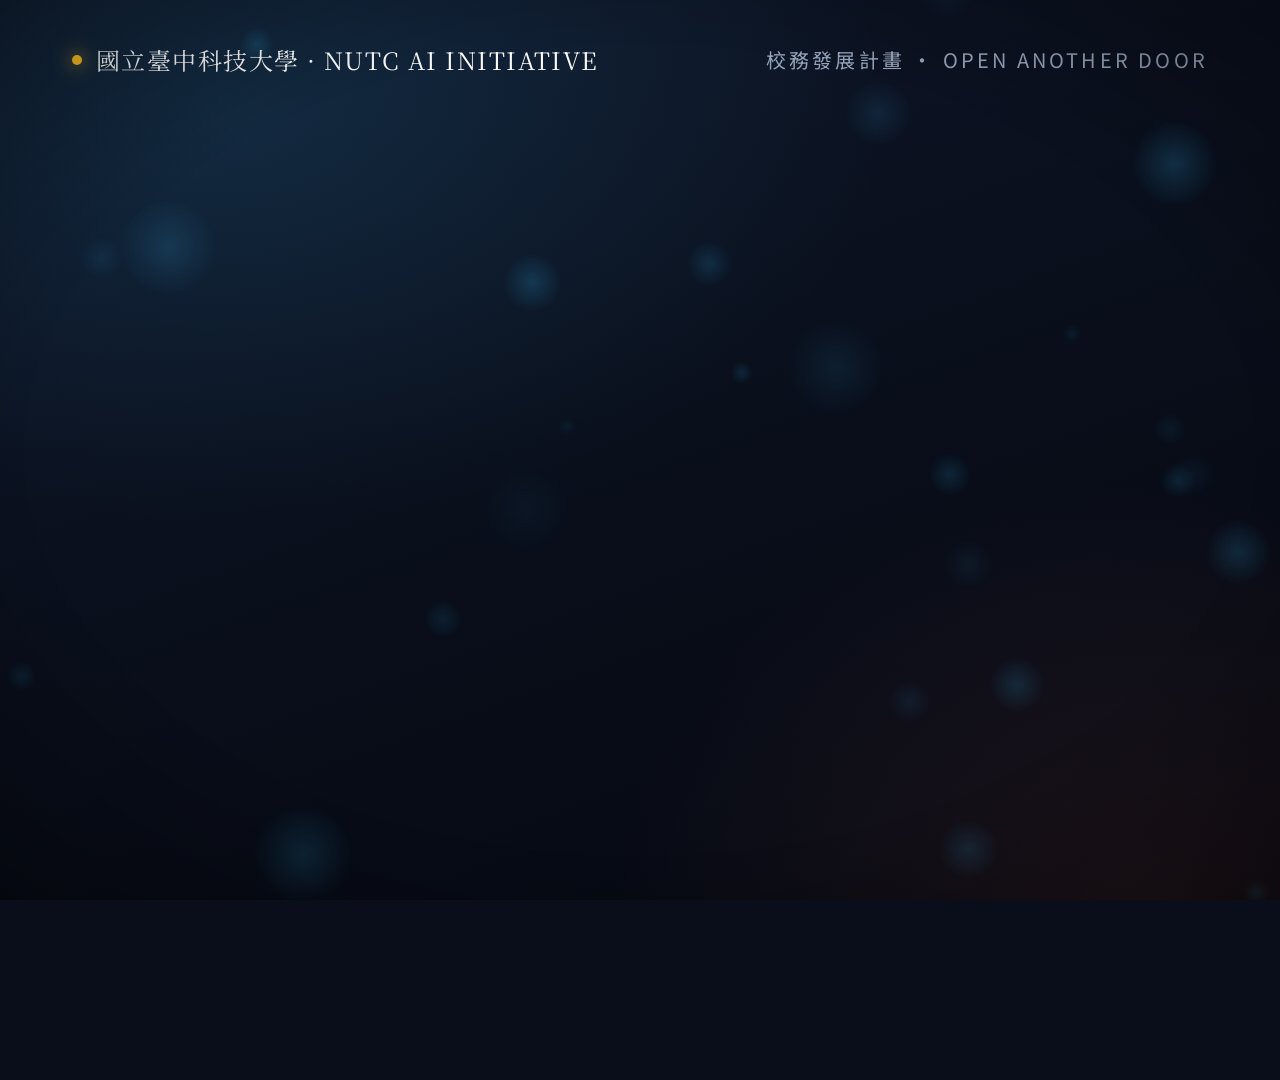
<file: videos/nutc_open_door/index.html>
<!doctype html>
<html>
<head>
  <meta charset="utf-8">
  <title>國立臺中科技大學｜打開另一扇門：AI 跨界造物</title>
  <link rel="stylesheet" href="_runtime/runtime.css">
  <style>
    /* ── 午夜建築師 × 門扉之光主題（覆寫品牌變數，不修改 _runtime） ── */
    :root {
      --bg1: #0F172A;
      --bg2: #090E1A;
      --bg3: #050811;
      --cream: #F8FAFC;
      --gold: #FBBF24;
      --champ: #38BDF8;
      --rose: #FB7185;
      --mint: #34D399;
      --muted: #94A3B8;
      --line: rgba(56, 189, 248, .28);
      --glow-rgb: 56, 189, 248;
    }

    body {
      font-family: "Noto Sans TC", "Microsoft JhengHei", "Inter", sans-serif;
    }
    .serif {
      font-family: "Noto Serif TC", "DFKai-SB", "Microsoft JhengHei", serif;
    }
    #chrome {
      top: 42px;
      font-size: 20px;
      letter-spacing: .16em;
    }
    #chrome .brandmark {
      font-size: 24px;
      letter-spacing: .06em;
    }
    #sub {
      bottom: 46px;
    }
    #subbox {
      background: rgba(8, 13, 25, .82);
      border: 1px solid rgba(56, 189, 248, .36);
      font-size: 36px;
      padding: 13px 34px;
      box-shadow: 0 20px 50px rgba(0, 0, 0, .55);
    }
    #subbox b {
      color: var(--gold);
    }

    .glass {
      background: linear-gradient(155deg, rgba(30, 41, 59, .78), rgba(12, 19, 34, .88));
      border: 1px solid rgba(56, 189, 248, .28);
      border-radius: 26px;
      backdrop-filter: blur(18px);
      box-shadow: 0 30px 70px rgba(0, 0, 0, .5), inset 0 1px 0 rgba(255, 255, 255, .08);
    }

    .scene {
      left: 0;
      top: 0;
      width: 1920px;
      height: 1080px;
      opacity: 0;
      pointer-events: none;
    }

    .hd-block {
      left: 130px;
      top: 135px;
      width: 1660px;
      opacity: 0;
    }
    .hd-block.center {
      text-align: center;
    }
    .hd-eyebrow {
      font-family: "Inter", sans-serif;
      font-weight: 700;
      font-size: 20px;
      letter-spacing: .28em;
      color: var(--champ);
      text-transform: uppercase;
      margin-bottom: 10px;
    }
    .hd-title {
      font-family: "Noto Serif TC", "Microsoft JhengHei", serif;
      font-weight: 900;
      font-size: 62px;
      line-height: 1.18;
      color: var(--cream);
    }
    .hd-title em {
      font-style: normal;
      color: var(--gold);
    }

    /* ── S01: 簡報碎裂 → 門扉開啟 ── */
    #ppt-wrap {
      left: 480px;
      top: 205px;
      width: 960px;
      height: 540px;
      perspective: 1200px;
    }
    .ppt-quad {
      position: absolute;
      width: 480px;
      height: 270px;
      overflow: hidden;
    }
    .ppt-q1 { left: 0; top: 0; }
    .ppt-q2 { left: 480px; top: 0; }
    .ppt-q3 { left: 0; top: 270px; }
    .ppt-q4 { left: 480px; top: 270px; }

    .ppt-sheet {
      position: absolute;
      width: 960px;
      height: 540px;
      background: #E2E8F0;
      color: #334155;
      border-radius: 14px;
      border: 2px solid #94A3B8;
      box-shadow: 0 36px 80px rgba(0, 0, 0, .55);
      overflow: hidden;
      font-family: "Noto Sans TC", "Microsoft JhengHei", sans-serif;
    }
    .ppt-q1 .ppt-sheet { left: 0; top: 0; }
    .ppt-q2 .ppt-sheet { left: -480px; top: 0; }
    .ppt-q3 .ppt-sheet { left: 0; top: -270px; }
    .ppt-q4 .ppt-sheet { left: -480px; top: -270px; }

    .ppt-top {
      height: 58px;
      background: #CBD5E1;
      border-bottom: 1px solid #94A3B8;
      display: flex;
      align-items: center;
      justify-content: space-between;
      padding: 0 28px;
    }
    .ppt-file {
      font-family: "JetBrains Mono", monospace;
      font-size: 20px;
      font-weight: 600;
      color: #475569;
    }
    .ppt-dots {
      display: flex;
      gap: 9px;
    }
    .ppt-dots i {
      width: 12px;
      height: 12px;
      border-radius: 50%;
      background: #94A3B8;
      display: block;
    }
    .ppt-body {
      padding: 42px 54px;
      display: flex;
      gap: 44px;
    }
    .ppt-left {
      flex: 1.25;
    }
    .ppt-h {
      font-size: 38px;
      font-weight: 800;
      color: #1E293B;
      margin-bottom: 26px;
      padding-bottom: 14px;
      border-bottom: 3px solid #94A3B8;
    }
    .ppt-li {
      font-size: 24px;
      color: #475569;
      margin-bottom: 18px;
      display: flex;
      align-items: center;
      gap: 14px;
    }
    .ppt-li::before {
      content: "▪";
      color: #64748B;
      font-size: 22px;
    }
    .ppt-right {
      flex: 0.85;
      background: #CBD5E1;
      border-radius: 12px;
      padding: 24px;
      display: flex;
      flex-direction: column;
      justify-content: flex-end;
      gap: 14px;
      border: 1px solid #94A3B8;
    }
    .ppt-bar-row {
      display: flex;
      align-items: flex-end;
      gap: 18px;
      height: 170px;
      padding: 0 12px;
      border-bottom: 2px solid #94A3B8;
    }
    .ppt-bar-row span {
      flex: 1;
      background: #64748B;
      border-radius: 6px 6px 0 0;
    }
    .ppt-cap {
      text-align: center;
      font-size: 18px;
      color: #475569;
    }

    #ppt-crack {
      left: 460px;
      top: 190px;
      width: 1000px;
      height: 570px;
      pointer-events: none;
    }
    #ppt-stamp {
      left: 630px;
      top: 420px;
      width: 660px;
      padding: 18px 28px;
      border: 6px solid var(--rose);
      border-radius: 16px;
      background: rgba(15, 23, 42, .94);
      color: var(--rose);
      font-family: "Inter", "Noto Sans TC", sans-serif;
      font-weight: 800;
      font-size: 36px;
      letter-spacing: .10em;
      text-align: center;
      white-space: nowrap;
      box-shadow: 0 24px 60px rgba(251, 113, 133, .35);
      opacity: 0;
    }

    #portal-s1 {
      left: 0;
      top: 155px;
      width: 1920px;
      height: 730px;
      display: flex;
      align-items: center;
      justify-content: center;
      opacity: 0;
    }
    .portal-stage {
      display: flex;
      align-items: center;
      gap: 88px;
    }
    .door-arch {
      position: relative;
      width: 280px;
      height: 450px;
      border-radius: 140px 140px 16px 16px;
      border: 3px solid var(--gold);
      background: radial-gradient(circle at 50% 45%, rgba(251, 191, 36, .65), rgba(56, 189, 248, .25) 55%, rgba(9, 14, 26, .95) 95%);
      box-shadow: 0 0 110px rgba(251, 191, 36, .35), 0 0 60px rgba(56, 189, 248, .25);
      perspective: 900px;
      overflow: visible;
    }
    .door-beam {
      position: absolute;
      left: 50%;
      top: 50%;
      width: 720px;
      height: 520px;
      transform: translate(-50%, -50%);
      background: radial-gradient(ellipse at center, rgba(251, 191, 36, .28), rgba(56, 189, 248, .08) 50%, transparent 72%);
      pointer-events: none;
    }
    #door-leaf {
      position: absolute;
      inset: 12px;
      border-radius: 128px 128px 10px 10px;
      background: linear-gradient(160deg, #1E293B, #0B1220);
      border: 2px solid rgba(56, 189, 248, .55);
      transform-origin: left center;
      box-shadow: inset -12px 0 30px rgba(56, 189, 248, .18);
    }
    #door-leaf::after {
      content: "";
      position: absolute;
      right: 26px;
      top: 56%;
      width: 14px;
      height: 14px;
      border-radius: 50%;
      background: var(--gold);
      box-shadow: 0 0 16px var(--gold);
    }
    .portal-copy {
      max-width: 820px;
    }
    .portal-copy .eyebrow {
      color: var(--champ);
      font-size: 24px;
      margin-bottom: 18px;
    }
    .portal-copy .hero {
      font-family: "Noto Serif TC", "Microsoft JhengHei", serif;
      font-weight: 900;
      font-size: 112px;
      line-height: 1.12;
      color: var(--cream);
    }
    .portal-copy .hero span {
      color: var(--gold);
    }
    .portal-copy .desc {
      margin-top: 22px;
      font-size: 32px;
      color: var(--muted);
      letter-spacing: .04em;
    }

    /* ── S02: 三座跨界造物工坊 ── */
    #s2-cards {
      left: 130px;
      top: 295px;
      width: 1660px;
      display: flex;
      gap: 38px;
    }
    .studio-card {
      flex: 1;
      height: 500px;
      padding: 28px 30px;
      display: flex;
      flex-direction: column;
      opacity: 0;
    }
    .sc-tag {
      font-family: "JetBrains Mono", monospace;
      font-size: 16px;
      letter-spacing: .16em;
      color: var(--champ);
      margin-bottom: 10px;
      display: flex;
      justify-content: space-between;
    }
    .sc-tag b {
      color: var(--gold);
    }
    .sc-title {
      font-family: "Noto Serif TC", "Microsoft JhengHei", serif;
      font-weight: 900;
      font-size: 36px;
      color: var(--cream);
      margin-bottom: 18px;
    }
    .sc-viewport {
      width: 100%;
      height: 255px;
      border-radius: 16px;
      background: #060B16;
      border: 1px solid rgba(56, 189, 248, .28);
      position: relative;
      overflow: hidden;
    }
    .sc-desc {
      margin-top: 16px;
      font-size: 19.5px;
      line-height: 1.5;
      color: var(--muted);
    }

    .sw-code {
      padding: 16px 20px;
      font-family: "JetBrains Mono", monospace;
      font-size: 15px;
      line-height: 1.55;
      color: #7DD3FC;
    }
    .sw-code .kw { color: var(--gold); }
    .sw-code .fn { color: var(--mint); }
    .sw-bars {
      position: absolute;
      left: 20px;
      right: 20px;
      bottom: 18px;
      height: 92px;
      display: flex;
      align-items: flex-end;
      gap: 12px;
      padding: 12px 14px;
      background: rgba(15, 23, 42, .85);
      border-radius: 12px;
      border: 1px solid rgba(56, 189, 248, .22);
    }
    .sw-bar {
      flex: 1;
      height: 36px;
      border-radius: 6px 6px 2px 2px;
      background: linear-gradient(180deg, var(--champ), rgba(56, 189, 248, .25));
    }
    .sw-bar:nth-child(4) {
      background: linear-gradient(180deg, var(--gold), rgba(251, 191, 36, .25));
    }
    .sw-bar:nth-child(5) {
      background: linear-gradient(180deg, var(--mint), rgba(52, 211, 153, .25));
    }
    #s2-badge {
      left: 490px;
      top: 825px;
      width: 940px;
      text-align: center;
      padding: 14px 30px;
      border-radius: 999px;
      background: rgba(251, 191, 36, .12);
      border: 1px solid rgba(251, 191, 36, .45);
      color: var(--gold);
      font-size: 26px;
      font-weight: 700;
      letter-spacing: .06em;
      opacity: 0;
    }

    /* ── S03: 中科大 1.5 萬師生 × 6 學院星圖 ── */
    #s3-left {
      left: 130px;
      top: 155px;
      width: 680px;
      opacity: 0;
    }
    #s3-left .hd-eyebrow {
      font-size: 17px;
      letter-spacing: .21em;
      white-space: nowrap;
    }
    .s3-node {
      opacity: 0;
    }
    .s3-kpis {
      display: flex;
      gap: 28px;
      margin-top: 26px;
    }
    .kpi-box {
      flex: 1;
      padding: 24px 26px;
    }
    .kpi-val {
      font-family: "Inter", sans-serif;
      font-weight: 800;
      font-size: 62px;
      line-height: 1.05;
    }
    .kpi-lbl {
      margin-top: 8px;
      font-size: 22px;
      color: var(--muted);
    }
    .s3-tracks {
      display: flex;
      gap: 14px;
      margin-top: 24px;
    }
    .track-pill {
      padding: 10px 22px;
      border-radius: 999px;
      background: rgba(56, 189, 248, .12);
      border: 1px solid rgba(56, 189, 248, .35);
      color: var(--cream);
      font-size: 22px;
      font-weight: 600;
    }
    .s3-strategy {
      margin-top: 28px;
      display: flex;
      flex-direction: column;
      gap: 14px;
    }
    .strat-no {
      padding: 15px 22px;
      border-radius: 16px;
      background: rgba(251, 113, 133, .08);
      border: 1px solid rgba(251, 113, 133, .35);
      color: #FDA4AF;
      font-size: 24px;
      display: flex;
      align-items: center;
      gap: 14px;
      position: relative;
      overflow: hidden;
    }
    .strat-yes {
      padding: 18px 24px;
      border-radius: 18px;
      background: linear-gradient(120deg, rgba(251, 191, 36, .18), rgba(56, 189, 248, .14));
      border: 1px solid rgba(251, 191, 36, .55);
      color: var(--gold);
      font-size: 27px;
      font-weight: 700;
      display: flex;
      align-items: center;
      gap: 14px;
      position: relative;
      overflow: hidden;
      opacity: 0;
    }

    #s3-hub {
      left: 840px;
      top: 150px;
      width: 950px;
      height: 730px;
      opacity: 0;
    }

    /* ── S04: AI 造物者社群 Live Studio ── */
    #s4-rules {
      left: 130px;
      top: 264px;
      display: flex;
      gap: 18px;
    }
    .rule-pill {
      padding: 10px 24px;
      border-radius: 999px;
      font-size: 23px;
      font-weight: 600;
      opacity: 0;
    }
    .rule-pill.no {
      background: rgba(251, 113, 133, .12);
      border: 1px solid rgba(251, 113, 133, .42);
      color: #FDA4AF;
    }
    .rule-pill.yes {
      background: rgba(52, 211, 153, .14);
      border: 1px solid rgba(52, 211, 153, .45);
      color: var(--mint);
    }

    #s4-studio-wrap {
      left: 130px;
      top: 338px;
      width: 1660px;
      height: 520px;
      perspective: 1400px;
    }
    #s4-studio {
      width: 1660px;
      height: 520px;
      display: flex;
      gap: 32px;
      opacity: 0;
    }
    .s4-term {
      flex: 1.02;
      background: #070C17;
      border: 1px solid rgba(56, 189, 248, .32);
      border-radius: 24px;
      overflow: hidden;
      box-shadow: 0 36px 80px rgba(0, 0, 0, .55);
      display: flex;
      flex-direction: column;
    }
    .term-bar {
      height: 48px;
      background: #0F172A;
      border-bottom: 1px solid rgba(56, 189, 248, .22);
      display: flex;
      align-items: center;
      padding: 0 22px;
      gap: 10px;
    }
    .term-bar i {
      width: 12px;
      height: 12px;
      border-radius: 50%;
      background: #FB7185;
      display: block;
    }
    .term-bar i:nth-child(2) { background: #FBBF24; }
    .term-bar i:nth-child(3) { background: #34D399; }
    .term-bar span {
      margin-left: 14px;
      font-family: "JetBrains Mono", monospace;
      font-size: 16px;
      color: var(--muted);
    }
    .term-body {
      padding: 30px 32px;
      font-family: "JetBrains Mono", "Noto Sans TC", monospace;
      font-size: 21px;
      line-height: 1.7;
      color: var(--cream);
    }
    .term-cmd {
      color: var(--champ);
      margin-bottom: 20px;
    }
    .term-log {
      opacity: 0;
      margin-bottom: 12px;
      color: #CBD5E1;
    }
    .term-log b { color: var(--mint); }

    .s4-meters {
      flex: 0.98;
      padding: 36px 38px;
      display: flex;
      flex-direction: column;
      justify-content: space-between;
    }
    .meter-hd {
      font-family: "Noto Serif TC", "Microsoft JhengHei", serif;
      font-size: 32px;
      font-weight: 900;
      color: var(--gold);
    }
    .meter-item {
      display: flex;
      flex-direction: column;
      gap: 10px;
    }
    .meter-top {
      display: flex;
      justify-content: space-between;
      font-size: 23px;
      font-weight: 600;
    }
    .meter-top span:last-child {
      font-family: "Inter", sans-serif;
      color: var(--champ);
    }
    .meter-track {
      height: 22px;
      border-radius: 999px;
      background: rgba(15, 23, 42, .85);
      border: 1px solid rgba(56, 189, 248, .25);
      overflow: hidden;
    }
    .meter-track i {
      display: block;
      height: 100%;
      width: 0%;
      border-radius: 999px;
      background: linear-gradient(90deg, #0284C7, var(--champ), var(--gold));
    }

    /* ── S05: 引擎一 系辦 × iPAS 微軟體特攻隊 ── */
    #s5-pipe {
      left: 130px;
      top: 295px;
      width: 1660px;
      height: 365px;
      display: flex;
      align-items: center;
      justify-content: space-between;
    }
    .s5-col-left {
      width: 430px;
      display: flex;
      flex-direction: column;
      gap: 16px;
    }
    .pain-card {
      padding: 18px 22px;
      border-radius: 16px;
      background: rgba(30, 41, 59, .78);
      border: 1px solid rgba(251, 113, 133, .32);
      font-size: 23px;
      color: #E2E8F0;
      display: flex;
      align-items: center;
      justify-content: space-between;
      opacity: 0;
    }
    .pain-card span:last-child {
      font-family: "JetBrains Mono", monospace;
      font-size: 16px;
      color: var(--rose);
    }

    .s5-center {
      width: 680px;
      height: 365px;
      position: relative;
      display: flex;
      align-items: center;
      justify-content: center;
    }
    #cflow5 {
      position: absolute;
      inset: 0;
    }
    .s5-hub {
      position: relative;
      z-index: 2;
      width: 310px;
      padding: 26px 24px;
      border-radius: 24px;
      text-align: center;
      background: linear-gradient(155deg, rgba(15, 23, 42, .95), rgba(30, 41, 59, .92));
      border: 2px solid var(--champ);
      box-shadow: 0 0 60px rgba(56, 189, 248, .28);
      opacity: 0;
    }
    .s5-hub .t1 {
      font-size: 28px;
      font-weight: 800;
      color: var(--cream);
    }
    .s5-hub .t2 {
      margin-top: 8px;
      font-size: 19px;
      color: var(--gold);
      font-weight: 700;
    }
    .s5-hub .sec {
      margin-top: 14px;
      display: inline-block;
      padding: 6px 14px;
      border-radius: 999px;
      background: rgba(52, 211, 153, .14);
      border: 1px solid rgba(52, 211, 153, .45);
      color: var(--mint);
      font-size: 16px;
      font-weight: 600;
    }

    .s5-col-right {
      width: 450px;
      display: flex;
      flex-direction: column;
      gap: 22px;
    }
    .app-card {
      padding: 24px 26px;
      border-radius: 20px;
      background: linear-gradient(140deg, rgba(52, 211, 153, .16), rgba(15, 23, 42, .9));
      border: 1px solid rgba(52, 211, 153, .48);
      opacity: 0;
    }
    .app-card .app-top {
      display: flex;
      justify-content: space-between;
      align-items: center;
      font-family: "JetBrains Mono", monospace;
      font-size: 14px;
      color: var(--mint);
      margin-bottom: 8px;
    }
    .app-card .app-name {
      font-size: 27px;
      font-weight: 800;
      color: var(--cream);
    }
    .app-card .app-sub {
      margin-top: 6px;
      font-size: 19px;
      color: var(--muted);
    }

    #s5-cmp {
      left: 130px;
      top: 690px;
      width: 1660px;
      height: 175px;
      padding: 24px 36px;
      display: flex;
      align-items: center;
      gap: 48px;
      opacity: 0;
    }
    .cmp-bars {
      flex: 1;
      display: flex;
      flex-direction: column;
      gap: 18px;
    }
    .cmp-row {
      display: flex;
      align-items: center;
      gap: 22px;
    }
    .cmp-lbl {
      width: 190px;
      font-size: 22px;
      color: var(--muted);
    }
    .cmp-trk {
      flex: 1;
      height: 30px;
      border-radius: 10px;
      background: rgba(15, 23, 42, .85);
      border: 1px solid rgba(56, 189, 248, .22);
      overflow: hidden;
    }
    .cmp-trk i {
      display: block;
      height: 100%;
      width: 0%;
      border-radius: 10px;
    }
    #s5-b1 i { background: linear-gradient(90deg, #475569, #64748B); }
    #s5-b2 i { background: linear-gradient(90deg, var(--mint), var(--gold)); }
    .cmp-hr {
      width: 130px;
      font-family: "Inter", sans-serif;
      font-weight: 700;
      font-size: 24px;
      text-align: right;
    }
    .cmp-stat {
      width: 390px;
      text-align: right;
      border-left: 1px solid rgba(56, 189, 248, .25);
      padding-left: 32px;
    }
    #s5-pct {
      font-family: "Inter", sans-serif;
      font-weight: 800;
      font-size: 76px;
      line-height: 1;
      color: var(--gold);
    }
    .cmp-note {
      margin-top: 10px;
      font-size: 18px;
      color: var(--mint);
      white-space: nowrap;
    }

    /* ── S06: 引擎二 五專・四技・二技 三扇門 ── */
    #s6-doors {
      left: 130px;
      top: 295px;
      width: 1660px;
      height: 560px;
      display: flex;
      gap: 38px;
    }
    .door-card {
      flex: 1;
      border-radius: 170px 170px 26px 26px;
      padding: 58px 36px 34px;
      display: flex;
      flex-direction: column;
      align-items: center;
      text-align: center;
      border: 1px solid rgba(56, 189, 248, .35);
      background: linear-gradient(180deg, rgba(56, 189, 248, .12), rgba(15, 23, 42, .88) 45%);
      box-shadow: 0 30px 70px rgba(0, 0, 0, .5);
      position: relative;
      overflow: hidden;
      opacity: 0;
    }
    .door-card.mid {
      border-color: rgba(251, 191, 36, .48);
      background: linear-gradient(180deg, rgba(251, 191, 36, .14), rgba(15, 23, 42, .9) 45%);
    }
    .door-card.right {
      border-color: rgba(52, 211, 153, .45);
      background: linear-gradient(180deg, rgba(52, 211, 153, .13), rgba(15, 23, 42, .9) 45%);
    }
    .dc-idx {
      font-family: "Inter", sans-serif;
      font-weight: 800;
      font-size: 20px;
      letter-spacing: .22em;
      color: var(--champ);
      margin-bottom: 10px;
    }
    .door-card.mid .dc-idx { color: var(--gold); }
    .door-card.right .dc-idx { color: var(--mint); }
    .dc-track {
      font-family: "Noto Serif TC", "Microsoft JhengHei", serif;
      font-weight: 900;
      font-size: 54px;
      color: var(--cream);
    }
    .dc-sub {
      margin-top: 10px;
      font-size: 24px;
      font-weight: 700;
      color: var(--gold);
    }
    .dc-leap {
      margin-top: 28px;
      width: 100%;
      padding: 20px 22px;
      border-radius: 18px;
      background: rgba(6, 11, 22, .72);
      border: 1px solid rgba(148, 163, 184, .22);
      display: flex;
      flex-direction: column;
      gap: 10px;
    }
    .dc-from {
      font-size: 20px;
      color: var(--muted);
    }
    .dc-arrow {
      font-size: 22px;
      color: var(--champ);
    }
    .dc-to {
      font-size: 23px;
      font-weight: 700;
      color: var(--cream);
      line-height: 1.4;
    }
    .dc-chips {
      margin-top: auto;
      display: flex;
      flex-wrap: wrap;
      justify-content: center;
      gap: 10px;
    }
    .dc-chip {
      padding: 8px 16px;
      border-radius: 999px;
      background: rgba(255, 255, 255, .06);
      border: 1px solid rgba(255, 255, 255, .14);
      font-size: 18px;
      color: #E2E8F0;
    }

    /* ── S07: 三階段路線圖 → 終局金句 ── */
    #s7-road {
      left: 0;
      top: 0;
      width: 1920px;
      height: 1080px;
    }
    #s7-beam-wrap {
      left: 220px;
      top: 345px;
      width: 1480px;
      height: 8px;
      background: rgba(148, 163, 184, .2);
      border-radius: 999px;
      overflow: hidden;
      opacity: 0;
    }
    #s7-beam {
      width: 0%;
      height: 100%;
      background: linear-gradient(90deg, var(--champ), var(--gold), var(--mint));
    }
    #s7-phases {
      left: 130px;
      top: 385px;
      width: 1660px;
      display: flex;
      gap: 38px;
    }
    .phase-card {
      flex: 1;
      padding: 36px 34px;
      opacity: 0;
    }
    .ph-num {
      font-family: "Inter", sans-serif;
      font-weight: 800;
      font-size: 19px;
      letter-spacing: .2em;
      color: var(--champ);
    }
    .ph-title {
      margin-top: 10px;
      font-family: "Noto Serif TC", "Microsoft JhengHei", serif;
      font-weight: 900;
      font-size: 40px;
      color: var(--cream);
    }
    .ph-desc {
      margin-top: 16px;
      font-size: 24px;
      line-height: 1.55;
      color: var(--muted);
    }
    .ph-tag {
      margin-top: 22px;
      display: inline-block;
      padding: 8px 18px;
      border-radius: 999px;
      background: rgba(251, 191, 36, .12);
      border: 1px solid rgba(251, 191, 36, .4);
      color: var(--gold);
      font-size: 20px;
      font-weight: 700;
    }

    #s7-end {
      left: 0;
      top: 0;
      width: 1920px;
      height: 1080px;
      display: flex;
      align-items: center;
      justify-content: center;
      opacity: 0;
    }
    .end-glow-door {
      position: absolute;
      width: 440px;
      height: 620px;
      border-radius: 220px 220px 20px 20px;
      border: 2px solid rgba(251, 191, 36, .45);
      background: radial-gradient(circle at 50% 45%, rgba(251, 191, 36, .24), rgba(56, 189, 248, .12) 55%, transparent 78%);
      box-shadow: 0 0 140px rgba(251, 191, 36, .22);
    }
    .end-copy {
      position: relative;
      z-index: 2;
      text-align: center;
      padding: 0 120px;
    }
    .end-eyebrow {
      font-family: "Inter", sans-serif;
      font-weight: 700;
      font-size: 20px;
      letter-spacing: .32em;
      color: var(--champ);
      margin-bottom: 24px;
      opacity: 0;
    }
    .end-lead {
      font-family: "Noto Serif TC", "Microsoft JhengHei", serif;
      font-weight: 700;
      font-size: 46px;
      color: #CBD5E1;
      margin-bottom: 18px;
      opacity: 0;
    }
    .end-hero {
      font-family: "Noto Serif TC", "Microsoft JhengHei", serif;
      font-weight: 900;
      font-size: 108px;
      line-height: 1.15;
      color: var(--cream);
      text-shadow: 0 12px 48px rgba(0, 0, 0, .65);
      opacity: 0;
    }
    .end-hero em {
      font-style: normal;
      color: var(--gold);
    }
    .end-sub {
      margin-top: 28px;
      font-family: "Inter", sans-serif;
      font-weight: 600;
      font-size: 24px;
      letter-spacing: .24em;
      color: var(--muted);
      opacity: 0;
    }

    /* ── 底部 4px 確定性時間進度條 (y = 1076px) ── */
    #prog-track {
      left: 0;
      top: 1076px;
      width: 1920px;
      height: 4px;
      background: rgba(148, 163, 184, .14);
      pointer-events: none;
      z-index: 40;
    }
    #prog-bar {
      width: 0%;
      height: 100%;
      background: linear-gradient(90deg, rgba(56, 189, 248, .85), var(--champ) 48%, var(--gold));
      box-shadow: 0 0 12px rgba(251, 191, 36, .42);
    }
  </style>
</head>
<body>
<div id="stage">

  <!-- ══ SCENE 1: PPT 碎裂 → 打開另一扇門 ══ -->
  <div id="sc1" class="abs scene">
    <div id="ppt-wrap" class="abs">
      <div class="ppt-quad ppt-q1"><div class="ppt-sheet">
        <div class="ppt-top"><span class="ppt-file">AI_教學簡報_v3_final.pptx</span><div class="ppt-dots"><i></i><i></i><i></i></div></div>
        <div class="ppt-body"><div class="ppt-left"><div class="ppt-h">年度 AI 導入報告</div><div class="ppt-li">第一點：AI 協助生成簡報大綱</div><div class="ppt-li">第二點：自動排版投影片與公文</div><div class="ppt-li">第三點：繳交書面結案成果</div></div><div class="ppt-right"><div class="ppt-bar-row"><span style="height:40%"></span><span style="height:68%"></span><span style="height:52%"></span><span style="height:82%"></span></div><div class="ppt-cap">靜態報告圖表.png</div></div></div>
      </div></div>
      <div class="ppt-quad ppt-q2"><div class="ppt-sheet">
        <div class="ppt-top"><span class="ppt-file">AI_教學簡報_v3_final.pptx</span><div class="ppt-dots"><i></i><i></i><i></i></div></div>
        <div class="ppt-body"><div class="ppt-left"><div class="ppt-h">年度 AI 導入報告</div><div class="ppt-li">第一點：AI 協助生成簡報大綱</div><div class="ppt-li">第二點：自動排版投影片與公文</div><div class="ppt-li">第三點：繳交書面結案成果</div></div><div class="ppt-right"><div class="ppt-bar-row"><span style="height:40%"></span><span style="height:68%"></span><span style="height:52%"></span><span style="height:82%"></span></div><div class="ppt-cap">靜態報告圖表.png</div></div></div>
      </div></div>
      <div class="ppt-quad ppt-q3"><div class="ppt-sheet">
        <div class="ppt-top"><span class="ppt-file">AI_教學簡報_v3_final.pptx</span><div class="ppt-dots"><i></i><i></i><i></i></div></div>
        <div class="ppt-body"><div class="ppt-left"><div class="ppt-h">年度 AI 導入報告</div><div class="ppt-li">第一點：AI 協助生成簡報大綱</div><div class="ppt-li">第二點：自動排版投影片與公文</div><div class="ppt-li">第三點：繳交書面結案成果</div></div><div class="ppt-right"><div class="ppt-bar-row"><span style="height:40%"></span><span style="height:68%"></span><span style="height:52%"></span><span style="height:82%"></span></div><div class="ppt-cap">靜態報告圖表.png</div></div></div>
      </div></div>
      <div class="ppt-quad ppt-q4"><div class="ppt-sheet">
        <div class="ppt-top"><span class="ppt-file">AI_教學簡報_v3_final.pptx</span><div class="ppt-dots"><i></i><i></i><i></i></div></div>
        <div class="ppt-body"><div class="ppt-left"><div class="ppt-h">年度 AI 導入報告</div><div class="ppt-li">第一點：AI 協助生成簡報大綱</div><div class="ppt-li">第二點：自動排版投影片與公文</div><div class="ppt-li">第三點：繳交書面結案成果</div></div><div class="ppt-right"><div class="ppt-bar-row"><span style="height:40%"></span><span style="height:68%"></span><span style="height:52%"></span><span style="height:82%"></span></div><div class="ppt-cap">靜態報告圖表.png</div></div></div>
      </div></div>
    </div>

    <svg id="ppt-crack" class="abs" viewBox="0 0 1000 570">
      <path id="crack-line" d="M 140 70 L 340 205 L 495 270 L 660 365 L 870 505 M 820 90 L 580 220 L 495 270 L 320 400 L 180 510"
            fill="none" stroke="#FB7185" stroke-width="7" stroke-linecap="round" stroke-linejoin="round"
            stroke-dasharray="1800" stroke-dashoffset="1800"/>
    </svg>
    <div id="ppt-stamp" class="abs">NOT THIS WAY · 非真正轉型</div>

    <div id="portal-s1" class="abs">
      <div class="portal-stage">
        <div class="door-arch">
          <div class="door-beam"></div>
          <div id="door-leaf"></div>
        </div>
        <div class="portal-copy">
          <div class="eyebrow">OPEN ANOTHER DOOR</div>
          <div class="hero">打開<span>另一扇門</span></div>
          <div class="desc">不是加速舊文書，而是用 AI 做出從沒做過的真實作品</div>
        </div>
      </div>
    </div>
  </div>

  <!-- ══ SCENE 2: 三座跨界造物工坊 ══ -->
  <div id="sc2" class="abs scene">
    <div class="abs hd-block center">
      <div class="hd-eyebrow">TANGIBLE CREATION · 跨界做出從未做過的事物</div>
      <div class="hd-title">跨越領域的這一刻，<em>人的思維才真正升級</em></div>
    </div>

    <div id="s2-cards" class="abs">
      <div class="studio-card glass" id="s2-c1">
        <div class="sc-tag"><span>01 // SOFTWARE</span><b>LIVE APP</b></div>
        <div class="sc-title">互動軟體造物</div>
        <div class="sc-viewport">
          <div class="sw-code">
            <div><span class="kw">const</span> workflow = <span class="fn">buildAgent</span>({</div>
            <div>&nbsp;&nbsp;domain: <span style="color:#FBBF24">"NUTC_Dept"</span>,</div>
            <div>&nbsp;&nbsp;output: <span style="color:#34D399">"LiveWebTool"</span></div>
            <div>});</div>
          </div>
          <div class="sw-bars">
            <div class="sw-bar"></div><div class="sw-bar"></div><div class="sw-bar"></div><div class="sw-bar"></div><div class="sw-bar"></div>
          </div>
        </div>
        <div class="sc-desc">沒寫過程式的人，親手打造能解決痛點的即時系統。</div>
        <div class="sheen"></div>
      </div>

      <div class="studio-card glass" id="s2-c2">
        <div class="sc-tag"><span>02 // SPATIAL 3D</span><b>MESH ENGINE</b></div>
        <div class="sc-title">空間視覺與 3D</div>
        <div class="sc-viewport">
          <canvas id="c3d" width="460" height="255"></canvas>
        </div>
        <div class="sc-desc">設計與非技術背景跨入三維空間構圖與互動建模。</div>
        <div class="sheen"></div>
      </div>

      <div class="studio-card glass" id="s2-c3">
        <div class="sc-tag"><span>03 // CODE FILM</span><b>GSAP + EARSHOT</b></div>
        <div class="sc-title">程式編排動態影像</div>
        <div class="sc-viewport">
          <canvas id="cwave" width="460" height="255"></canvas>
        </div>
        <div class="sc-desc">沒拍過片的人，也能用程式碼精密編排影像與聲音。</div>
        <div class="sheen"></div>
      </div>
    </div>

    <div id="s2-badge" class="abs">跨進陌生領域 → 解鎖全新技能與思考維度</div>
  </div>

  <!-- ══ SCENE 3: 臺中科大體質 × 6 學院星圖 ══ -->
  <div id="sc3" class="abs scene">
    <div id="s3-left" class="abs">
      <div class="hd-eyebrow">NATIONAL TAICHUNG UNIV. OF SCIENCE &amp; TECH.</div>
      <div class="hd-title" style="font-size:56px">立足中科大真實體質</div>

      <div class="s3-kpis">
        <div class="kpi-box glass">
          <div class="kpi-val gold num" id="s3-stu">0</div>
          <div class="kpi-lbl">全校師生規模</div>
        </div>
        <div class="kpi-box glass">
          <div class="kpi-val champ num" id="s3-col">0</div>
          <div class="kpi-lbl">跨領域學術學院</div>
        </div>
      </div>

      <div class="s3-tracks">
        <span class="track-pill">五專部</span>
        <span class="track-pill">四技部</span>
        <span class="track-pill">二技部</span>
        <span class="track-pill" style="border-color:rgba(251,191,36,.4);color:var(--gold)">非電資理工佔多數</span>
      </div>

      <div class="s3-strategy">
        <div class="strat-no" id="s3-no1"><span>✗</span><span style="text-decoration:line-through">不打昂貴硬體算力軍備戰</span></div>
        <div class="strat-no" id="s3-no2"><span>✗</span><span style="text-decoration:line-through">不開脫離實務的純論文課</span></div>
        <div class="strat-yes" id="s3-yes"><span>✓</span><span>以「跨界造物」啟動校務發展雙引擎</span><div class="sheen"></div></div>
      </div>
    </div>

    <div id="s3-hub" class="abs">
      <svg viewBox="0 0 950 730" width="950" height="730">
        <defs>
          <radialGradient id="hubGlow" cx="50%" cy="50%" r="50%">
            <stop offset="0%" stop-color="#FBBF24" stop-opacity="0.32"/>
            <stop offset="65%" stop-color="#38BDF8" stop-opacity="0.08"/>
            <stop offset="100%" stop-color="#090E1A" stop-opacity="0"/>
          </radialGradient>
        </defs>
        <circle cx="475" cy="365" r="300" fill="url(#hubGlow)"/>
        <circle id="s3-ring" cx="475" cy="365" r="245" fill="none" stroke="rgba(56,189,248,0.28)" stroke-width="2" stroke-dasharray="10 10"/>
        <!-- 6 條輻射連線 -->
        <line class="s3-spoke" x1="475" y1="365" x2="475" y2="120" stroke="#38BDF8" stroke-width="3" stroke-dasharray="260" stroke-dashoffset="260"/>
        <line class="s3-spoke" x1="475" y1="365" x2="687" y2="242" stroke="#38BDF8" stroke-width="3" stroke-dasharray="260" stroke-dashoffset="260"/>
        <line class="s3-spoke" x1="475" y1="365" x2="687" y2="488" stroke="#38BDF8" stroke-width="3" stroke-dasharray="260" stroke-dashoffset="260"/>
        <line class="s3-spoke" x1="475" y1="365" x2="475" y2="610" stroke="#38BDF8" stroke-width="3" stroke-dasharray="260" stroke-dashoffset="260"/>
        <line class="s3-spoke" x1="475" y1="365" x2="263" y2="488" stroke="#38BDF8" stroke-width="3" stroke-dasharray="260" stroke-dashoffset="260"/>
        <line class="s3-spoke" x1="475" y1="365" x2="263" y2="242" stroke="#38BDF8" stroke-width="3" stroke-dasharray="260" stroke-dashoffset="260"/>

        <!-- 中心節點 -->
        <g id="s3-center-node">
          <circle cx="475" cy="365" r="92" fill="#0F172A" stroke="#FBBF24" stroke-width="4"/>
          <text x="475" y="355" text-anchor="middle" fill="#FBBF24" font-size="24" font-weight="800" font-family="Noto Sans TC">NUTC</text>
          <text x="475" y="392" text-anchor="middle" fill="#F8FAFC" font-size="27" font-weight="800" font-family="Noto Serif TC">造物樞紐</text>
        </g>

        <!-- 6 大學院節點 -->
        <g class="s3-node" transform="translate(475,120)">
          <rect x="-105" y="-34" width="210" height="68" rx="34" fill="#131F36" stroke="#38BDF8" stroke-width="2.5"/>
          <text x="0" y="9" text-anchor="middle" fill="#F8FAFC" font-size="26" font-weight="700" font-family="Noto Sans TC">商學院</text>
        </g>
        <g class="s3-node" transform="translate(687,242)">
          <rect x="-105" y="-34" width="210" height="68" rx="34" fill="#131F36" stroke="#38BDF8" stroke-width="2.5"/>
          <text x="0" y="9" text-anchor="middle" fill="#F8FAFC" font-size="26" font-weight="700" font-family="Noto Sans TC">設計學院</text>
        </g>
        <g class="s3-node" transform="translate(687,488)">
          <rect x="-105" y="-34" width="210" height="68" rx="34" fill="#131F36" stroke="#38BDF8" stroke-width="2.5"/>
          <text x="0" y="9" text-anchor="middle" fill="#F8FAFC" font-size="26" font-weight="700" font-family="Noto Sans TC">語文學院</text>
        </g>
        <g class="s3-node" transform="translate(475,610)">
          <rect x="-125" y="-34" width="250" height="68" rx="34" fill="#131F36" stroke="#FBBF24" stroke-width="2.5"/>
          <text x="0" y="9" text-anchor="middle" fill="#FBBF24" font-size="25" font-weight="700" font-family="Noto Sans TC">資訊與流通學院</text>
        </g>
        <g class="s3-node" transform="translate(263,488)">
          <rect x="-118" y="-34" width="236" height="68" rx="34" fill="#131F36" stroke="#34D399" stroke-width="2.5"/>
          <text x="0" y="9" text-anchor="middle" fill="#F8FAFC" font-size="25" font-weight="700" font-family="Noto Sans TC">中護健康學院</text>
        </g>
        <g class="s3-node" transform="translate(263,242)">
          <rect x="-118" y="-34" width="236" height="68" rx="34" fill="#131F36" stroke="#38BDF8" stroke-width="2.5"/>
          <text x="0" y="9" text-anchor="middle" fill="#F8FAFC" font-size="25" font-weight="700" font-family="Noto Sans TC">智慧產業學院</text>
        </g>
      </svg>
    </div>
  </div>

  <!-- ══ SCENE 4: AI 跨界造物者社群 Live Studio ══ -->
  <div id="sc4" class="abs scene">
    <div class="abs hd-block">
      <div class="hd-eyebrow">CORE HUB · 跨院實戰教師共同體</div>
      <div class="hd-title">AI 跨界<em>造物者社群</em>（Builders Guild）</div>
    </div>

    <div id="s4-rules" class="abs">
      <div class="rule-pill no" id="r-p1">✗ 不談空泛純論文</div>
      <div class="rule-pill no" id="r-p2">✗ 禁交靜態簡報檔</div>
      <div class="rule-pill yes" id="r-p3">✓ 每月 30 分鐘 Frontier Live Build Demo</div>
    </div>

    <div id="s4-studio-wrap" class="abs">
      <div id="s4-studio">
        <div class="s4-term">
          <div class="term-bar"><i></i><i></i><i></i><span>nutc-builders-guild // live-demo.sh</span></div>
          <div class="term-body">
            <div class="term-cmd">&gt; <span id="s4-cmd"></span><span class="caret"></span></div>
            <div class="term-log" id="s4-l1"><b>[LIVE]</b> 實測最新模型邊界：Carbon / Astra 深度推理</div>
            <div class="term-log" id="s4-l2"><b>[BUILD]</b> 跨 6 院 8–12 位教師，現場輸出軟體・3D・短片</div>
            <div class="term-log" id="s4-l3"><b>[SHIP]</b> 每月產出全校《實戰情報》與 3 小時外掛挑戰包</div>
          </div>
        </div>

        <div class="s4-meters glass">
          <div class="meter-hd">前沿實戰能力邊界 · 每月更新</div>
          <div class="meter-item">
            <div class="meter-top"><span>Frontier Agents &amp; 系統快速開發</span><span>95%</span></div>
            <div class="meter-track" id="m-b1"><i></i></div>
          </div>
          <div class="meter-item">
            <div class="meter-top"><span>Generative 3D 空間視覺生成</span><span>88%</span></div>
            <div class="meter-track" id="m-b2"><i></i></div>
          </div>
          <div class="meter-item">
            <div class="meter-top"><span>Code-Driven 動態影音與配樂</span><span>92%</span></div>
            <div class="meter-track" id="m-b3"><i></i></div>
          </div>
          <div class="sheen"></div>
        </div>
      </div>
    </div>
  </div>

  <!-- ══ SCENE 5: 引擎一 系辦 × iPAS 微軟體特攻隊 ══ -->
  <div id="sc5" class="abs scene">
    <div class="abs hd-block">
      <div class="hd-eyebrow">ENGINE 01 · 行政端微轉型落地</div>
      <div class="hd-title">系辦 × <em>iPAS 學生</em>微軟體特攻隊</div>
    </div>

    <div id="s5-pipe" class="abs">
      <div class="s5-col-left">
        <div class="pain-card" id="p-1"><span>修課／抵免法規重複問答</span><span>PAIN 01</span></div>
        <div class="pain-card" id="p-2"><span>空白實習合約格式檢核</span><span>PAIN 02</span></div>
        <div class="pain-card" id="p-3"><span>系所評鑑佐證資料彙整</span><span>PAIN 03</span></div>
        <div class="pain-card" id="p-4"><span>活動海報與新聞稿排程</span><span>PAIN 04</span></div>
      </div>

      <div class="s5-center">
        <canvas id="cflow5" width="680" height="365"></canvas>
        <div class="s5-hub" id="s5-hub">
          <div class="t1">系辦 × iPAS 特攻隊</div>
          <div class="t2">6 週敏捷微改造</div>
          <div class="sec">✓ 資安沙盒 · 嚴禁個資外流</div>
        </div>
      </div>

      <div class="s5-col-right">
        <div class="app-card" id="a-1">
          <div class="app-top"><span>MICRO-APP 01</span><span>● LIVE IN USE</span></div>
          <div class="app-name">24 小時系規知識庫助教</div>
          <div class="app-sub">自動回覆修課與畢業門檻查詢</div>
        </div>
        <div class="app-card" id="a-2">
          <div class="app-top"><span>MICRO-APP 02</span><span>● LIVE IN USE</span></div>
          <div class="app-name">表單檢核與宣傳自動化工具</div>
          <div class="app-sub">學生賺取硬核實戰開發履歷</div>
        </div>
      </div>
    </div>

    <div id="s5-cmp" class="abs glass">
      <div class="cmp-bars">
        <div class="cmp-row">
          <div class="cmp-lbl">改造前重複事務</div>
          <div class="cmp-trk" id="s5-b1"><i></i></div>
          <div class="cmp-hr" style="color:var(--muted)">10.0 hr/週</div>
        </div>
        <div class="cmp-row">
          <div class="cmp-lbl" style="color:var(--cream)">微軟體上線後</div>
          <div class="cmp-trk" id="s5-b2"><i></i></div>
          <div class="cmp-hr" style="color:var(--mint)">3.0 hr/週</div>
        </div>
      </div>
      <div class="cmp-stat">
        <div id="s5-pct">0%</div>
        <div class="cmp-note">重複工時減幅 · 期末微行政造物大賞</div>
      </div>
    </div>
  </div>

  <!-- ══ SCENE 6: 引擎二 五專・四技・二技 三扇門 ══ -->
  <div id="sc6" class="abs scene">
    <div class="abs hd-block center">
      <div class="hd-eyebrow">ENGINE 02 · 不強改 18 學分大課綱</div>
      <div class="hd-title">三學制「<em>3 小時跨門挑戰</em>」外掛模組</div>
    </div>

    <div id="s6-doors" class="abs">
      <div class="door-card" id="d-1">
        <div class="dc-idx">TRACK 01</div>
        <div class="dc-track">五專部</div>
        <div class="dc-sub">空間視覺與互動創作</div>
        <div class="dc-leap">
          <div class="dc-from">平面作業與零程式基礎</div>
          <div class="dc-arrow">↓ 跨過這扇門</div>
          <div class="dc-to">AI 3D 建模輔助<br>＋ 個人互動網頁作品</div>
        </div>
        <div class="dc-chips"><span class="dc-chip">3D 體感</span><span class="dc-chip">動態海報</span></div>
        <div class="sheen"></div>
      </div>

      <div class="door-card mid" id="d-2">
        <div class="dc-idx">TRACK 02</div>
        <div class="dc-track">四技部</div>
        <div class="dc-sub">專題產品化 × iPAS</div>
        <div class="dc-leap">
          <div class="dc-from">傳統紙上畢業專題</div>
          <div class="dc-arrow">↓ 跨過這扇門</div>
          <div class="dc-to">真實可運作系統原型<br>＋ iPAS 國家能力鑑定</div>
        </div>
        <div class="dc-chips"><span class="dc-chip">真實產品</span><span class="dc-chip">iPAS 實戰</span></div>
        <div class="sheen"></div>
      </div>

      <div class="door-card right" id="d-3">
        <div class="dc-idx">TRACK 03</div>
        <div class="dc-track">二技部</div>
        <div class="dc-sub">職場自動化代理</div>
        <div class="dc-leap">
          <div class="dc-from">重複手工作業流程</div>
          <div class="dc-arrow">↓ 跨過這扇門</div>
          <div class="dc-to">商管／設計／護理<br>即戰力 AI Agent 管線</div>
        </div>
        <div class="dc-chips"><span class="dc-chip">商管 BI</span><span class="dc-chip">護理／設計</span></div>
        <div class="sheen"></div>
      </div>
    </div>
  </div>

  <!-- ══ SCENE 7: 三階段路線圖 → 終局金句 ══ -->
  <div id="sc7" class="abs scene">
    <div id="s7-road" class="abs">
      <div class="abs hd-block center">
        <div class="hd-eyebrow">IMPLEMENTATION ROADMAP · 1.5 – 2 年滾動式立項</div>
        <div class="hd-title">從游擊試點走向<em>制度化造物生態</em></div>
      </div>
      <div id="s7-beam-wrap" class="abs"><div id="s7-beam"></div></div>
      <div id="s7-phases" class="abs">
        <div class="phase-card glass" id="ph-1">
          <div class="ph-num">PHASE 01 · 第 1 學期</div>
          <div class="ph-title">點火打樣期</div>
          <div class="ph-desc">成立造物者社群，挑選 3 個系辦配對學生打造每天真實上線的微軟體。</div>
          <div class="ph-tag">3 系辦實證案例</div>
        </div>
        <div class="phase-card glass" id="ph-2">
          <div class="ph-num">PHASE 02 · 第 2 學期</div>
          <div class="ph-title">校發立項期</div>
          <div class="ph-desc">攜實測減負數據寫入校務發展計畫，擴展至 6 院 12 系與 API 共享額度池。</div>
          <div class="ph-tag">高教深耕正式預算</div>
        </div>
        <div class="phase-card glass" id="ph-3">
          <div class="ph-num">PHASE 03 · 第 2 學年</div>
          <div class="ph-title">全校造物大賞</div>
          <div class="ph-desc">舉辦全校跨界造物競賽，以真實產出換取旗艦模型額度並外溢在地產學。</div>
          <div class="ph-tag">以作品換取算力資源</div>
        </div>
      </div>
    </div>

    <div id="s7-end" class="abs">
      <div class="end-glow-door"></div>
      <div class="end-copy">
        <div class="end-eyebrow">NATIONAL TAICHUNG UNIVERSITY OF SCIENCE AND TECHNOLOGY</div>
        <div class="end-lead">別再用 AI 做舊時代的簡報</div>
        <div class="end-hero">在臺中科大，<em>打開另一扇門。</em></div>
        <div class="end-sub">OPEN ANOTHER DOOR · BUILD WHAT YOU NEVER BUILT</div>
      </div>
    </div>
  </div>

  <!-- ══ 底部 4px 時間軸進度條 ══ -->
  <div id="prog-track" class="abs"><div id="prog-bar"></div></div>

</div>

<script src="_runtime/gsap.min.js"></script>
<script src="_tl.js"></script>
<script src="_runtime/core.js"></script>
<script>
window.EPISODE = {
  strings: { zh: {} },

  build(c) {
    const { m, S, L, LE, LM } = c;
    m.set(".scene", { opacity: 0 }, 0);

    // ══ SCENE 1: 簡報碎裂 → 打開另一扇門 ══
    m.set("#sc1", { opacity: 1 }, S(0).start);
    m.fromTo("#ppt-wrap", { opacity: 0, y: 40, scale: 0.94 }, { opacity: 1, y: 0, scale: 1, duration: 0.75, ease: "expo.out" }, S(0).start);
    m.to("#crack-line", { strokeDashoffset: 0, duration: 0.7, ease: "power2.inOut" }, L(0, 1) + 0.1);
    m.fromTo("#ppt-stamp", { opacity: 0, scale: 2.3, rotation: -14 }, { opacity: 1, scale: 1, rotation: -8, duration: 0.45, ease: "back.out(2.2)" }, LM(0, 1, 0.52));

    const shatterT = L(0, 2) - 0.12;
    m.to(["#ppt-crack", "#ppt-stamp"], { opacity: 0, scale: 1.15, duration: 0.25, ease: "power2.in" }, shatterT);
    m.to(".ppt-q1", { x: -340, y: -210, rotation: -16, scale: 0.7, opacity: 0, filter: "blur(8px)", duration: 0.65, ease: "power3.out" }, shatterT);
    m.to(".ppt-q2", { x: 340, y: -190, rotation: 18, scale: 0.7, opacity: 0, filter: "blur(8px)", duration: 0.65, ease: "power3.out" }, shatterT);
    m.to(".ppt-q3", { x: -320, y: 210, rotation: 15, scale: 0.7, opacity: 0, filter: "blur(8px)", duration: 0.65, ease: "power3.out" }, shatterT);
    m.to(".ppt-q4", { x: 340, y: 220, rotation: -17, scale: 0.7, opacity: 0, filter: "blur(8px)", duration: 0.65, ease: "power3.out" }, shatterT);

    m.fromTo("#portal-s1", { opacity: 0, scale: 0.92 }, { opacity: 1, scale: 1, duration: 0.85, ease: "expo.out" }, shatterT + 0.18);
    m.fromTo("#door-leaf", { rotationY: 0 }, { rotationY: -68, duration: 1.25, ease: "expo.out" }, shatterT + 0.25);
    c.out("#sc1", S(1).start - 0.35, 0.35);

    // ══ SCENE 2: 三座跨界造物工坊 ══
    m.set("#sc2", { opacity: 1 }, S(1).start - 0.05);
    c.rise("#sc2 .hd-block", S(1).start, 0.8, 36);
    m.fromTo("#s2-c1", { opacity: 0, y: 60 }, { opacity: 1, y: 0, duration: 0.75, ease: "expo.out" }, LM(1, 0, 0.45));
    c.sheen("#s2-c1", L(1, 1) + 0.15);
    m.fromTo("#s2-c2", { opacity: 0, y: 60 }, { opacity: 1, y: 0, duration: 0.75, ease: "expo.out" }, LM(1, 0, 0.85));
    c.sheen("#s2-c2", LM(1, 1, 0.75));
    m.fromTo("#s2-c3", { opacity: 0, y: 60 }, { opacity: 1, y: 0, duration: 0.75, ease: "expo.out" }, LM(1, 1, 0.7));
    c.sheen("#s2-c3", L(1, 2) + 0.25);
    c.rise("#s2-badge", L(1, 3) - 0.05, 0.7, 25);
    c.out("#sc2", S(2).start - 0.35, 0.35);

    // ══ SCENE 3: 中科大 1.5 萬師生 × 6 學院星圖 ══
    m.set("#sc3", { opacity: 1 }, S(2).start - 0.05);
    c.rise("#s3-left", S(2).start, 0.75, 35);
    c.count("#s3-stu", 0, 15600, L(2, 0) + 0.1, 1.4, v => Math.round(v).toLocaleString() + "+");
    c.count("#s3-col", 0, 6, L(2, 0) + 0.3, 1.0, v => Math.round(v));

    m.fromTo("#s3-hub", { opacity: 0, scale: 0.9 }, { opacity: 1, scale: 1, duration: 0.8, ease: "expo.out" }, L(2, 0) + 0.2);
    m.to(".s3-spoke", { strokeDashoffset: 0, duration: 0.85, stagger: 0.08, ease: "power2.out" }, L(2, 0) + 0.45);
    m.fromTo(".s3-node", { opacity: 0, scale: 0.75 }, { opacity: 1, scale: 1, duration: 0.55, stagger: 0.08, ease: "back.out(1.8)" }, L(2, 1) - 0.1);

    m.fromTo(["#s3-no1", "#s3-no2"], { opacity: 0, x: -30 }, { opacity: 0.78, x: 0, duration: 0.55, stagger: 0.18, ease: "power2.out" }, L(2, 2));
    m.fromTo("#s3-yes", { opacity: 0, y: 24, scale: 0.96 }, { opacity: 1, y: 0, scale: 1, duration: 0.7, ease: "expo.out" }, L(2, 3) - 0.05);
    c.sheen("#s3-yes", L(2, 3) + 0.3);
    c.out("#sc3", S(3).start - 0.35, 0.35);

    // ══ SCENE 4: AI 跨界造物者社群 Live Studio ══
    m.set("#sc4", { opacity: 1 }, S(3).start - 0.05);
    c.rise("#sc4 .hd-block", S(3).start, 0.75, 35);
    c.tilt("#s4-studio", LM(3, 0, 0.42), 1.0);
    c.type("#s4-cmd", "nutc-guild build --frontier --no-ppt", LM(3, 0, 0.72), 1.35);
    m.fromTo(["#r-p1", "#r-p2", "#r-p3"], { opacity: 0, y: 20 }, { opacity: 1, y: 0, duration: 0.5, stagger: 0.14, ease: "power3.out" }, L(3, 1) - 0.1);
    m.fromTo(["#s4-l1", "#s4-l2", "#s4-l3"], { opacity: 0, x: -20 }, { opacity: 1, x: 0, duration: 0.5, stagger: 0.45, ease: "power2.out" }, L(3, 2));
    c.bar("#m-b1 i", 95, L(3, 2) + 0.15, 1.1);
    c.bar("#m-b2 i", 88, L(3, 2) + 0.45, 1.1);
    c.bar("#m-b3 i", 92, L(3, 3) - 0.1, 1.1);
    c.sheen(".s4-meters", L(3, 3) + 0.25);
    c.out("#sc4", S(4).start - 0.35, 0.35);

    // ══ SCENE 5: 引擎一 系辦 × iPAS 微軟體特攻隊 ══
    m.set("#sc5", { opacity: 1 }, S(4).start - 0.05);
    c.rise("#sc5 .hd-block", S(4).start, 0.75, 35);
    m.fromTo("#s5-hub", { opacity: 0, scale: 0.8 }, { opacity: 1, scale: 1, duration: 0.7, ease: "back.out(1.6)" }, L(4, 0) + 0.15);
    m.fromTo(["#p-1", "#p-2", "#p-3", "#p-4"], { opacity: 0, x: -35 }, { opacity: 1, x: 0, duration: 0.5, stagger: 0.12, ease: "power3.out" }, L(4, 1) - 0.1);
    m.fromTo(["#a-1", "#a-2"], { opacity: 0, x: 35 }, { opacity: 1, x: 0, duration: 0.6, stagger: 0.25, ease: "expo.out" }, L(4, 2));
    m.fromTo("#s5-cmp", { opacity: 0, y: 30 }, { opacity: 1, y: 0, duration: 0.65, ease: "expo.out" }, L(4, 3) - 0.15);
    c.bar("#s5-b1 i", 100, L(4, 3), 1.0);
    c.bar("#s5-b2 i", 30, L(4, 3) + 0.2, 1.15);
    c.count("#s5-pct", 0, -70, L(4, 3) + 0.1, 1.25, v => Math.round(v) + "%");
    c.out("#sc5", S(5).start - 0.35, 0.35);

    // ══ SCENE 6: 引擎二 五專・四技・二技 三扇門 ══
    m.set("#sc6", { opacity: 1 }, S(5).start - 0.05);
    c.rise("#sc6 .hd-block", S(5).start, 0.75, 35);
    m.fromTo("#d-1", { opacity: 0, y: 70, scale: 0.94 }, { opacity: 1, y: 0, scale: 1, duration: 0.75, ease: "expo.out" }, LM(5, 0, 0.48));
    c.sheen("#d-1", L(5, 1));
    m.fromTo("#d-2", { opacity: 0, y: 70, scale: 0.94 }, { opacity: 1, y: 0, scale: 1, duration: 0.75, ease: "expo.out" }, L(5, 1) - 0.05);
    c.sheen("#d-2", LM(5, 1, 0.55));
    m.fromTo("#d-3", { opacity: 0, y: 70, scale: 0.94 }, { opacity: 1, y: 0, scale: 1, duration: 0.75, ease: "expo.out" }, LM(5, 1, 0.65));
    c.sheen("#d-3", L(5, 2) + 0.25);
    c.out("#sc6", S(6).start - 0.35, 0.35);

    // ══ SCENE 7: 三階段路線圖 → 終局金句 ══
    m.set("#sc7", { opacity: 1 }, S(6).start - 0.05);
    c.rise("#s7-road .hd-block", S(6).start, 0.75, 35);
    m.fromTo("#s7-beam-wrap", { opacity: 0 }, { opacity: 1, duration: 0.45 }, L(6, 0));
    m.to("#s7-beam", { width: "100%", duration: 3.4, ease: "power2.inOut" }, L(6, 0) + 0.2);
    m.fromTo("#ph-1", { opacity: 0, y: 40 }, { opacity: 1, y: 0, duration: 0.65, ease: "expo.out" }, L(6, 0) + 0.1);
    m.fromTo("#ph-2", { opacity: 0, y: 40 }, { opacity: 1, y: 0, duration: 0.65, ease: "expo.out" }, LM(6, 0, 0.58));
    m.fromTo("#ph-3", { opacity: 0, y: 40 }, { opacity: 1, y: 0, duration: 0.65, ease: "expo.out" }, L(6, 1) + 0.15);

    const endT = L(6, 2) + 0.12;
    c.out("#s7-road", L(6, 2) - 0.12, 0.32);
    m.fromTo("#s7-end", { opacity: 0, scale: 0.94 }, { opacity: 1, scale: 1, duration: 0.85, ease: "expo.out" }, endT);
    c.rise(".end-eyebrow", endT + 0.05, 0.65, 20);
    c.rise(".end-lead", endT + 0.2, 0.75, 30);
    c.rise(".end-hero", endT + 0.45, 0.9, 40);
    c.rise(".end-sub", endT + 0.75, 0.75, 20);
  },

  tick(t, c) {
    // 1) S02: Software live bars
    const swBars = document.querySelectorAll(".sw-bar");
    swBars.forEach((b, idx) => {
      const h = 24 + 44 * (0.5 + 0.5 * Math.sin(t * 2.6 + idx * 1.15));
      b.style.height = h.toFixed(1) + "px";
    });

    // 2) S02: True 3D rotating icosahedron wireframe on #c3d
    const c3 = c.$("#c3d");
    if (c3) {
      const ctx = c3.getContext("2d");
      const W = c3.width, H = c3.height;
      ctx.clearRect(0, 0, W, H);
      // subtle grid
      ctx.strokeStyle = "rgba(56,189,248,0.12)";
      ctx.lineWidth = 1;
      for (let gx = 0; gx <= W; gx += 46) {
        ctx.beginPath(); ctx.moveTo(gx, 0); ctx.lineTo(gx, H); ctx.stroke();
      }
      for (let gy = 0; gy <= H; gy += 42) {
        ctx.beginPath(); ctx.moveTo(0, gy); ctx.lineTo(W, gy); ctx.stroke();
      }
      const phi = (1 + Math.sqrt(5)) / 2;
      const rawV = [
        [-1, phi, 0], [1, phi, 0], [-1, -phi, 0], [1, -phi, 0],
        [0, -1, phi], [0, 1, phi], [0, -1, -phi], [0, 1, -phi],
        [phi, 0, -1], [phi, 0, 1], [-phi, 0, -1], [-phi, 0, 1]
      ];
      const edges = [
        [0,11],[0,5],[0,1],[0,7],[0,10],
        [1,5],[5,11],[11,10],[10,7],[7,1],
        [3,9],[3,4],[3,2],[3,6],[3,8],
        [4,9],[2,4],[6,2],[8,6],[9,8],
        [4,5],[4,11],[11,2],[2,10],[10,6],[6,7],[7,8],[8,1],[1,9],[9,5]
      ];
      const ay = t * 0.9, ax = t * 0.55;
      const cy = Math.cos(ay), sy = Math.sin(ay);
      const cx = Math.cos(ax), sx = Math.sin(ax);
      const proj = rawV.map(([x, y, z]) => {
        const x1 = x * cy - z * sy;
        const z1 = x * sy + z * cy;
        const y2 = y * cx - z1 * sx;
        const z2 = y * sx + z1 * cx;
        const sc = 210 / (4.4 - z2);
        return [W / 2 + x1 * sc, H / 2 + y2 * sc, z2];
      });
      for (const [a, b] of edges) {
        const va = proj[a], vb = proj[b];
        const depth = (va[2] + vb[2]) * 0.5;
        const alpha = Math.max(0.2, Math.min(0.95, 0.55 + depth * 0.22));
        ctx.strokeStyle = depth > 0.3 ? `rgba(251,191,36,${alpha.toFixed(2)})` : `rgba(56,189,248,${alpha.toFixed(2)})`;
        ctx.lineWidth = depth > 0.3 ? 2.4 : 1.5;
        ctx.beginPath(); ctx.moveTo(va[0], va[1]); ctx.lineTo(vb[0], vb[1]); ctx.stroke();
      }
      for (const [px, py, pz] of proj) {
        ctx.fillStyle = pz > 0.2 ? "#FBBF24" : "#38BDF8";
        ctx.beginPath(); ctx.arc(px, py, pz > 0.2 ? 3.8 : 2.5, 0, Math.PI * 2); ctx.fill();
      }
    }

    // 3) S02: Multi-track film timeline & waveform on #cwave
    const cw = c.$("#cwave");
    if (cw) {
      const ctx = cw.getContext("2d");
      const W = cw.width, H = cw.height;
      ctx.clearRect(0, 0, W, H);
      // Timeline clip tracks
      const tracks = [
        { y: 26, h: 28, col: "rgba(56,189,248,0.45)", segs: [[20, 110], [142, 150], [306, 130]] },
        { y: 66, h: 28, col: "rgba(251,191,36,0.45)", segs: [[40, 140], [194, 100], [310, 118]] },
        { y: 106, h: 28, col: "rgba(52,211,153,0.4)", segs: [[24, 195], [235, 195]] }
      ];
      tracks.forEach((tr) => {
        ctx.fillStyle = "rgba(30,41,59,0.55)";
        ctx.fillRect(16, tr.y, W - 32, tr.h);
        tr.segs.forEach(([sx, sw]) => {
          ctx.fillStyle = tr.col;
          ctx.fillRect(sx, tr.y + 3, sw, tr.h - 6);
        });
      });
      // Audio waveform bars at bottom
      const nBars = 34;
      for (let i = 0; i < nBars; i++) {
        const env = 0.35 + 0.65 * Math.abs(Math.sin(t * 3.1 + i * 0.42) * Math.cos(t * 1.4 - i * 0.21));
        const bh = 14 + env * 62;
        const bx = 22 + i * 12.4;
        ctx.fillStyle = i % 5 === 0 ? "#FBBF24" : "#38BDF8";
        ctx.fillRect(bx, 224 - bh, 7, bh);
      }
      // Playhead
      const px = 20 + ((t * 78) % (W - 40));
      ctx.strokeStyle = "#FB7185";
      ctx.lineWidth = 2.5;
      ctx.beginPath(); ctx.moveTo(px, 14); ctx.lineTo(px, H - 14); ctx.stroke();
      ctx.fillStyle = "#FB7185";
      ctx.beginPath(); ctx.arc(px, 14, 5, 0, Math.PI * 2); ctx.fill();
    }

    // 4) S03: Gentle orbital ring rotation
    const ring = c.$("#s3-ring");
    if (ring) {
      ring.setAttribute("transform", `rotate(${(t * 8).toFixed(2)} 475 365)`);
    }

    // 5) S05: Flow particle stream on #cflow5
    const cf = c.$("#cflow5");
    if (cf) {
      const ctx = cf.getContext("2d");
      const W = cf.width, H = cf.height;
      ctx.clearRect(0, 0, W, H);
      // 4 input lines from left to center, 2 output lines to right
      const inY = [46, 136, 226, 316];
      const outY = [105, 260];
      ctx.lineWidth = 2.5;
      inY.forEach((y, i) => {
        ctx.strokeStyle = "rgba(251,113,133,0.35)";
        ctx.beginPath(); ctx.moveTo(0, y); ctx.bezierCurveTo(105, y, 110, H / 2, 185, H / 2); ctx.stroke();
        const u = (t * 0.65 + i * 0.25) % 1;
        const px = u * 185;
        const py = y + (H / 2 - y) * (u * u * (3 - 2 * u));
        ctx.fillStyle = "#FB7185";
        ctx.beginPath(); ctx.arc(px, py, 5, 0, Math.PI * 2); ctx.fill();
      });
      outY.forEach((y, i) => {
        ctx.strokeStyle = "rgba(52,211,153,0.45)";
        ctx.beginPath(); ctx.moveTo(495, H / 2); ctx.bezierCurveTo(565, H / 2, 575, y, W, y); ctx.stroke();
        const u = (t * 0.72 + i * 0.45) % 1;
        const px = 495 + u * (W - 495);
        const py = H / 2 + (y - H / 2) * (u * u * (3 - 2 * u));
        ctx.fillStyle = "#34D399";
        ctx.beginPath(); ctx.arc(px, py, 5.5, 0, Math.PI * 2); ctx.fill();
      });
    }

    // 6) S01 & S07: Deterministic volumetric portal glow breathing
    const arch1 = c.$("#portal-s1 .door-arch");
    if (arch1) {
      const b1 = 0.5 + 0.5 * Math.sin(t * 2.1);
      const r1 = (95 + 36 * b1).toFixed(1);
      const r2 = (55 + 26 * b1).toFixed(1);
      const a1 = (0.30 + 0.24 * b1).toFixed(3);
      const a2 = (0.20 + 0.16 * b1).toFixed(3);
      const ai = (0.18 + 0.14 * b1).toFixed(3);
      arch1.style.boxShadow = `0 0 ${r1}px rgba(251,191,36,${a1}), 0 0 ${r2}px rgba(56,189,248,${a2}), inset 0 0 ${(26 + 18 * b1).toFixed(1)}px rgba(251,191,36,${ai})`;
      const beam1 = c.$("#portal-s1 .door-beam");
      if (beam1) {
        beam1.style.opacity = (0.76 + 0.24 * b1).toFixed(3);
        beam1.style.transform = `translate(-50%, -50%) scale(${(0.97 + 0.06 * b1).toFixed(4)})`;
      }
    }

    const endDoor = c.$("#s7-end .end-glow-door");
    if (endDoor) {
      const b7 = 0.5 + 0.5 * Math.sin(t * 1.75 + 0.9);
      endDoor.style.boxShadow = `0 0 ${(125 + 48 * b7).toFixed(1)}px rgba(251,191,36,${(0.18 + 0.16 * b7).toFixed(3)}), 0 0 ${(72 + 32 * b7).toFixed(1)}px rgba(56,189,248,${(0.10 + 0.12 * b7).toFixed(3)}), inset 0 0 ${(36 + 22 * b7).toFixed(1)}px rgba(251,191,36,${(0.08 + 0.10 * b7).toFixed(3)})`;
      endDoor.style.borderColor = `rgba(251,191,36,${(0.38 + 0.22 * b7).toFixed(3)})`;
      endDoor.style.transform = `scale(${(0.99 + 0.02 * b7).toFixed(4)})`;
    }

    // 7) Deterministic 4px bottom timeline progress bar
    const pb = c.$("#prog-bar");
    if (pb) {
      const total = (c.TL && c.TL.total) || 1;
      const pct = Math.max(0, Math.min(1, t / total)) * 100;
      pb.style.width = pct.toFixed(3) + "%";
    }
  }
};
</script>
<script src="_runtime/runtime.js"></script>
</body>
</html>
</file>
<file: docs/styles.css>
/* ==========================================================================
   NUTC "Open Another Door" Blueprint Design System
   Theme: Midnight Architect (matches nutc_open_door film palette & geometry)
   ========================================================================== */

:root {
  --bg-void: #050811;
  --bg-base: #090E1A;
  --bg-elevated: #0F172A;
  --bg-plate: #0C1322;
  --bg-plate-alt: #111B2E;

  --ink-primary: #F8FAFC;
  --ink-secondary: #CBD5E1;
  --ink-muted: #A3B3C6;

  --cyan: #38BDF8;
  --cyan-surface: #0A1B2E;
  --cyan-line: #1E496E;

  --gold: #FBBF24;
  --gold-surface: #1F1809;
  --gold-line: #785B12;

  --mint: #34D399;
  --mint-surface: #091E1A;
  --mint-line: #165947;

  --coral: #FB7185;
  --coral-surface: #240F17;
  --coral-line: #732535;

  --border-subtle: #1E293B;

  --font-sans: "Noto Sans TC", "PingFang TC", "Microsoft JhengHei", sans-serif;
  --font-serif: "Noto Serif TC", "PMingLiU", serif;
  --font-mono: "JetBrains Mono", ui-monospace, SFMono-Regular, Menlo, monospace;

  --radius-sm: 6px;
  --radius-md: 12px;
  --radius-lg: 18px;
  --radius-pill: 999px;

  --shadow-plate: 0 22px 48px rgba(0, 0, 0, 0.45);
  --ease-expo: cubic-bezier(0.16, 1, 0.3, 1);

  --container-max: 1280px;
}

/* ── Reset & Browser Surface Theming ── */
*,
*::before,
*::after {
  box-sizing: border-box;
}

html {
  scroll-behavior: smooth;
  color-scheme: dark;
  accent-color: #38BDF8;
  background-color: #050811;
}

@media (prefers-reduced-motion: reduce) {
  html {
    scroll-behavior: auto;
  }
  *,
  *::before,
  *::after {
    animation-duration: 0.01ms !important;
    animation-iteration-count: 1 !important;
    transition-duration: 0.01ms !important;
  }
}

body {
  margin: 0;
  min-height: 100vh;
  background-color: #050811;
  background-image:
    radial-gradient(ellipse 75% 44% at 50% -6%, rgba(56, 189, 248, 0.14), transparent 72%),
    radial-gradient(ellipse 46% 32% at 88% 18%, rgba(251, 191, 36, 0.08), transparent 72%);
  color: #F8FAFC;
  font-family: var(--font-sans);
  font-size: 16px;
  line-height: 1.55;
  -webkit-font-smoothing: antialiased;
}

::selection {
  background: #423311;
  color: #F8FAFC;
}

:focus-visible {
  outline: 2px solid #38BDF8;
  outline-offset: 3px;
}

::-webkit-scrollbar {
  width: 10px;
  height: 10px;
}

::-webkit-scrollbar-track {
  background: #050811;
}

::-webkit-scrollbar-thumb {
  background: #1E293B;
  border: 2px solid #050811;
  border-radius: 999px;
}

::-webkit-scrollbar-thumb:hover {
  background: #334155;
}

h1, h2, h3, h4, p, ul, ol, figure {
  margin: 0;
}

ul, ol {
  padding: 0;
  list-style: none;
}

a {
  color: inherit;
  text-decoration: none;
  text-underline-offset: 4px;
}

button {
  font: inherit;
  color: inherit;
  background: none;
  border: 0;
  cursor: pointer;
}

.mono {
  font-family: var(--font-mono);
  font-variant-numeric: tabular-nums;
}

.serif {
  font-family: var(--font-serif);
}

.skip-link {
  position: absolute;
  left: 16px;
  top: -64px;
  z-index: 200;
  padding: 10px 16px;
  border-radius: var(--radius-sm);
  background-color: #FBBF24;
  color: #050811;
  font-weight: 700;
  transition: top 0.2s var(--ease-expo);
}

.skip-link:focus {
  top: 12px;
}

.container {
  width: min(var(--container-max), calc(100% - 40px));
  margin-inline: auto;
}

/* ── Top Navigation Rail ── */
.site-header {
  position: sticky;
  top: 0;
  z-index: 100;
  background-color: #050811;
  border-bottom: 1px solid #1E496E;
}

.header-inner {
  display: flex;
  align-items: center;
  justify-content: space-between;
  gap: 20px;
  min-height: 66px;
}

.brand {
  display: inline-flex;
  align-items: center;
  gap: 12px;
  min-width: 0;
}

.brand-mark {
  flex: none;
  width: 34px;
  height: 34px;
  color: #FBBF24;
}

.brand-text {
  display: flex;
  flex-direction: column;
  line-height: 1.15;
}

.brand-title {
  font-family: var(--font-serif);
  font-weight: 900;
  font-size: 16px;
  letter-spacing: 0.02em;
  color: #F8FAFC;
}

.brand-code {
  font-family: var(--font-mono);
  font-size: 11px;
  letter-spacing: 0.04em;
  color: #38BDF8;
}

.nav-toggle {
  display: none;
  align-items: center;
  justify-content: center;
  width: 40px;
  height: 40px;
  border: 1px solid #1E496E;
  border-radius: var(--radius-sm);
  background-color: #0C1322;
  color: #38BDF8;
}

.site-nav {
  display: flex;
  align-items: center;
  gap: 6px;
}

.nav-link {
  display: inline-flex;
  align-items: center;
  gap: 6px;
  padding: 7px 12px;
  border-radius: var(--radius-sm);
  font-size: 14px;
  font-weight: 500;
  color: #CBD5E1;
  background-color: transparent;
  border: 1px solid transparent;
  transition: color 0.2s var(--ease-expo), border-color 0.2s var(--ease-expo), background-color 0.2s var(--ease-expo);
  white-space: nowrap;
}

.nav-link .nav-idx {
  font-family: var(--font-mono);
  font-size: 11px;
  color: #38BDF8;
}

.nav-link:hover,
.nav-link.is-active {
  color: #F8FAFC;
  background-color: #0A1B2E;
  border-color: #1E496E;
}

.nav-link.is-active .nav-idx {
  color: #FBBF24;
}

/* ── Blueprint Section Rhythm ── */
main {
  background-color: #050811;
}

.blueprint-section {
  padding: 64px 0 44px;
  position: relative;
  background-color: #050811;
  scroll-margin-top: 76px;
}

.hero-section {
  padding-top: 44px;
  background-image:
    radial-gradient(ellipse 75% 65% at 50% -10%, rgba(56, 189, 248, 0.14), transparent 72%),
    radial-gradient(ellipse 46% 40% at 88% 12%, rgba(251, 191, 36, 0.08), transparent 72%);
}

.blueprint-section + .blueprint-section {
  box-shadow: inset 0 1px 0 rgba(56, 189, 248, 0.16);
}

.section-head {
  display: grid;
  gap: 10px;
  margin-bottom: 28px;
}

.section-title-wrap {
  display: flex;
  flex-wrap: wrap;
  align-items: baseline;
  gap: 14px;
}

.section-code {
  font-family: var(--font-mono);
  font-size: 13px;
  font-weight: 700;
  letter-spacing: 0.04em;
  color: #FBBF24;
  padding: 4px 10px;
  border: 1px solid #785B12;
  border-radius: var(--radius-sm);
  background-color: #1F1809;
  flex: none;
}

.section-title {
  font-family: var(--font-serif);
  font-weight: 900;
  font-size: clamp(1.6rem, 2.7vw, 2.35rem);
  line-height: 1.22;
  letter-spacing: -0.01em;
  color: #F8FAFC;
}

.section-thesis {
  font-size: 15px;
  color: #CBD5E1;
  max-width: 58ch;
}

/* Architectural Drafting Plate */
.plate {
  position: relative;
  background-color: #0B111E;
  background-image: linear-gradient(165deg, #0F172A, #080D18);
  border: 1px solid #1E496E;
  border-radius: var(--radius-md);
  box-shadow: var(--shadow-plate);
}

.plate::before,
.plate::after {
  content: "";
  position: absolute;
  width: 10px;
  height: 10px;
  pointer-events: none;
}

.plate::before {
  top: -1px;
  left: -1px;
  border-top: 2px solid #38BDF8;
  border-left: 2px solid #38BDF8;
  border-top-left-radius: var(--radius-md);
}

.plate::after {
  bottom: -1px;
  right: -1px;
  border-bottom: 2px solid #FBBF24;
  border-right: 2px solid #FBBF24;
  border-bottom-right-radius: var(--radius-md);
}

.plate-head {
  display: flex;
  align-items: center;
  justify-content: space-between;
  gap: 12px;
  padding: 13px 18px;
  border-bottom: 1px solid #1E496E;
  background-color: #0C1322;
  border-radius: var(--radius-md) var(--radius-md) 0 0;
}

.plate-label {
  font-family: var(--font-mono);
  font-size: 12px;
  font-weight: 700;
  letter-spacing: 0.04em;
  color: #38BDF8;
}

.plate-tag {
  font-family: var(--font-mono);
  font-size: 11px;
  color: #A3B3C6;
}

/* ── Section 1: Hero & Film Screening ── */
.hero-header {
  display: grid;
  gap: 18px;
  margin-bottom: 26px;
}

.hero-title {
  font-family: var(--font-serif);
  font-weight: 900;
  font-size: clamp(1.75rem, 3.1vw, 2.75rem);
  line-height: 1.24;
  letter-spacing: -0.015em;
  color: #F8FAFC;
}

.hero-title em {
  font-style: normal;
  color: #FBBF24;
}

.hero-title .no-split {
  display: inline-block;
}

.hero-declaration {
  display: inline-flex;
  align-items: center;
  gap: 10px;
  font-size: clamp(0.95rem, 1.3vw, 1.125rem);
  color: #CBD5E1;
}

.hero-declaration svg {
  width: 20px;
  height: 20px;
  color: #FBBF24;
  flex: none;
}

/* 4 KPI Pills */
.kpi-strip {
  display: grid;
  grid-template-columns: repeat(4, minmax(0, 1fr));
  gap: 12px;
  margin-bottom: 24px;
}

.kpi-pill {
  display: flex;
  align-items: center;
  justify-content: space-between;
  gap: 12px;
  padding: 14px 16px;
  background-color: #0C1322;
  border: 1px solid #1E496E;
  border-radius: var(--radius-md);
}

.kpi-pill.is-gold {
  border-color: #785B12;
  background-color: #111319;
}

.kpi-pill.is-mint {
  border-color: #165947;
  background-color: #091618;
}

.kpi-main {
  font-family: var(--font-mono);
  font-weight: 700;
  font-size: clamp(1.05rem, 1.5vw, 1.3rem);
  color: #F8FAFC;
  line-height: 1.25;
}

.kpi-pill.is-gold .kpi-main {
  color: #FBBF24;
}

.kpi-pill.is-mint .kpi-main {
  color: #34D399;
}

.kpi-sub {
  font-size: 12px;
  color: #A3B3C6;
  margin-top: 2px;
}

.kpi-icon {
  width: 22px;
  height: 22px;
  color: #38BDF8;
  flex: none;
}

.kpi-pill.is-gold .kpi-icon { color: #FBBF24; }
.kpi-pill.is-mint .kpi-icon { color: #34D399; }

/* Screening Stage */
.film-plate-body {
  padding: 16px;
}

.video-stage {
  position: relative;
  border-radius: var(--radius-sm);
  overflow: hidden;
  background-color: #03060D;
  border: 1px solid #1E496E;
  aspect-ratio: 16 / 9;
}

.video-stage video {
  display: block;
  width: 100%;
  height: 100%;
  object-fit: contain;
  background-color: #03060D;
}

.film-rail {
  margin-top: 14px;
  display: flex;
  flex-wrap: wrap;
  align-items: center;
  justify-content: space-between;
  gap: 12px;
}

.film-specs {
  display: flex;
  flex-wrap: wrap;
  align-items: center;
  gap: 8px;
}

.spec-chip {
  display: inline-flex;
  align-items: center;
  gap: 6px;
  padding: 5px 10px;
  border-radius: var(--radius-pill);
  border: 1px solid #1E293B;
  background-color: #0F172A;
  font-family: var(--font-mono);
  font-size: 12px;
  color: #CBD5E1;
}

.film-actions {
  display: flex;
  flex-wrap: wrap;
  align-items: center;
  gap: 10px;
}

.btn-blueprint {
  display: inline-flex;
  align-items: center;
  gap: 8px;
  padding: 8px 14px;
  border-radius: var(--radius-sm);
  border: 1px solid #785B12;
  background-color: #1F1809;
  color: #FBBF24;
  font-size: 13px;
  font-weight: 700;
  transition: background-color 0.2s var(--ease-expo), transform 0.2s var(--ease-expo);
}

.btn-blueprint:hover {
  background-color: #2E230B;
  transform: translateY(-1px);
}

.btn-blueprint svg {
  width: 16px;
  height: 16px;
}

/* 7-Scene Index Strip */
.scene-index {
  margin-top: 16px;
  padding-top: 14px;
  border-top: 1px solid #1E293B;
  display: grid;
  grid-template-columns: repeat(7, minmax(0, 1fr));
  gap: 8px;
}

.scene-chip {
  text-align: left;
  padding: 9px 10px;
  border-radius: var(--radius-sm);
  border: 1px solid #1E293B;
  background-color: #090E1A;
  transition: border-color 0.2s var(--ease-expo), background-color 0.2s var(--ease-expo);
}

.scene-chip:hover,
.scene-chip.is-active {
  border-color: #38BDF8;
  background-color: #0A1B2E;
}

.scene-chip-id {
  display: block;
  font-family: var(--font-mono);
  font-size: 11px;
  color: #38BDF8;
  font-weight: 700;
}

.scene-chip.is-active .scene-chip-id {
  color: #FBBF24;
}

.scene-chip-name {
  display: block;
  margin-top: 2px;
  font-size: 13px;
  font-weight: 700;
  color: #F8FAFC;
}

.scene-brief-bar {
  margin-top: 10px;
  padding: 10px 14px;
  border-radius: var(--radius-sm);
  border: 1px solid #1E496E;
  background-color: #060B16;
  display: flex;
  flex-wrap: wrap;
  align-items: center;
  justify-content: space-between;
  gap: 10px;
  font-size: 13px;
  color: #CBD5E1;
}

.scene-brief-bar strong {
  color: #FBBF24;
  font-family: var(--font-mono);
}

/* ── Section 2: NUTC Diagnosis & Inter-University Matrix ── */
.diag-grid {
  display: grid;
  grid-template-columns: 1.04fr 0.96fr;
  gap: 20px;
  margin-bottom: 20px;
}

.svg-box {
  padding: 16px;
}

.svg-box svg {
  display: block;
  width: 100%;
  height: auto;
}

.rule-trio {
  display: grid;
  grid-template-columns: repeat(3, minmax(0, 1fr));
  gap: 8px;
  margin-top: 12px;
}

.rule-badge {
  padding: 10px 12px;
  border-radius: var(--radius-sm);
  font-size: 13px;
  font-weight: 700;
  text-align: center;
  border: 1px solid #732535;
  background-color: #240F17;
  color: #FDA4AF;
}

.rule-badge.is-breakthrough {
  grid-column: 1 / -1;
  border-color: #785B12;
  background-color: #1F1809;
  color: #FBBF24;
}

/* Comparison Matrix Table */
.matrix-controls {
  display: flex;
  flex-wrap: wrap;
  align-items: center;
  justify-content: space-between;
  gap: 10px;
  padding: 12px 18px;
  border-bottom: 1px solid #1E496E;
  background-color: #0C1322;
}

.filter-pills {
  display: flex;
  flex-wrap: wrap;
  gap: 8px;
}

.tab-btn {
  padding: 7px 14px;
  border-radius: var(--radius-pill);
  border: 1px solid #1E293B;
  background-color: #0F172A;
  font-size: 13px;
  font-weight: 600;
  color: #CBD5E1;
  transition: border-color 0.2s var(--ease-expo), background-color 0.2s var(--ease-expo), color 0.2s var(--ease-expo);
}

.tab-btn:hover,
.tab-btn.is-active {
  border-color: #38BDF8;
  background-color: #0A1B2E;
  color: #F8FAFC;
}

.tab-btn.is-gold.is-active {
  border-color: #FBBF24;
  background-color: #1F1809;
  color: #FBBF24;
}

.matrix-scroll {
  overflow-x: auto;
}

.matrix-table {
  width: 100%;
  border-collapse: collapse;
  min-width: 780px;
  background-color: #090E1A;
}

.matrix-table th,
.matrix-table td {
  padding: 14px 16px;
  text-align: left;
  border-bottom: 1px solid #1E293B;
  vertical-align: middle;
  font-size: 14px;
  color: #CBD5E1;
}

.matrix-table th {
  font-family: var(--font-mono);
  font-size: 12px;
  letter-spacing: 0.04em;
  color: #38BDF8;
  background-color: #060B16;
  white-space: nowrap;
}

.matrix-table tbody tr {
  transition: background-color 0.2s var(--ease-expo), opacity 0.2s var(--ease-expo);
}

.matrix-table tbody tr:hover {
  background-color: #0C1629;
}

.matrix-table tbody tr.is-nutc {
  background-color: #151412;
}

.matrix-table tbody tr.is-dimmed {
  opacity: 0.34;
}

.school-name {
  font-weight: 700;
  color: #F8FAFC;
  white-space: nowrap;
}

.matrix-table tbody tr.is-nutc .school-name {
  color: #FBBF24;
}

.pill-tag {
  display: inline-flex;
  align-items: center;
  gap: 5px;
  padding: 4px 10px;
  border-radius: var(--radius-pill);
  font-size: 12px;
  font-weight: 600;
  white-space: nowrap;
}

.pill-tag.coral {
  background-color: #240F17;
  border: 1px solid #732535;
  color: #FDA4AF;
}

.pill-tag.cyan {
  background-color: #0A1B2E;
  border: 1px solid #1E496E;
  color: #7DD3FC;
}

.pill-tag.gold {
  background-color: #1F1809;
  border: 1px solid #785B12;
  color: #FBBF24;
}

.pill-tag.mint {
  background-color: #091E1A;
  border: 1px solid #165947;
  color: #34D399;
}

/* ── Section 3: 1-2-3 Dual-Engine Core SVG Architecture ── */
.arch-toolbar {
  display: flex;
  flex-wrap: wrap;
  align-items: center;
  justify-content: space-between;
  gap: 12px;
  padding: 12px 18px;
  border-bottom: 1px solid #1E496E;
  background-color: #0C1322;
}

.scroll-hint {
  display: none;
  font-family: var(--font-mono);
  font-size: 11px;
  color: #FBBF24;
}

.svg-scroll-stage {
  padding: 16px;
  overflow-x: auto;
}

.arch-svg {
  display: block;
  width: 100%;
  min-width: 720px;
  height: auto;
}

.arch-node {
  cursor: pointer;
  transition: opacity 0.25s var(--ease-expo);
}

.arch-flow {
  transition: opacity 0.25s var(--ease-expo);
}

.arch-svg.has-focus .arch-node:not(.is-focused),
.arch-svg.has-focus .arch-flow:not(.is-focused) {
  opacity: 0.24;
}

.arch-legend-grid {
  display: grid;
  grid-template-columns: repeat(4, minmax(0, 1fr));
  gap: 12px;
  padding: 0 16px 16px;
}

.node-spec-card {
  padding: 14px;
  border-radius: var(--radius-sm);
  border: 1px solid #1E293B;
  background-color: #060B16;
  cursor: pointer;
  transition: border-color 0.2s var(--ease-expo), background-color 0.2s var(--ease-expo), opacity 0.2s var(--ease-expo);
}

.node-spec-card:hover,
.node-spec-card.is-focused {
  border-color: #FBBF24;
  background-color: #16140D;
}

.node-spec-card.is-dimmed {
  opacity: 0.42;
}

.node-spec-head {
  display: flex;
  align-items: center;
  justify-content: space-between;
  gap: 8px;
  margin-bottom: 8px;
}

.node-spec-code {
  font-family: var(--font-mono);
  font-size: 11px;
  font-weight: 700;
  color: #38BDF8;
}

.node-spec-card[data-focus="hub"] .node-spec-code,
.node-spec-card[data-focus="loop"] .node-spec-code {
  color: #FBBF24;
}

.node-spec-card[data-focus="e1"] .node-spec-code {
  color: #34D399;
}

.node-spec-title {
  font-weight: 700;
  font-size: 15px;
  color: #F8FAFC;
  margin-bottom: 8px;
}

.spec-list {
  display: grid;
  gap: 5px;
  font-size: 13px;
  color: #CBD5E1;
}

.spec-list li {
  display: flex;
  align-items: baseline;
  gap: 7px;
}

.spec-dot {
  width: 6px;
  height: 6px;
  border-radius: 50%;
  background-color: #38BDF8;
  flex: none;
  transform: translateY(-2px);
}

.node-spec-card[data-focus="hub"] .spec-dot,
.node-spec-card[data-focus="loop"] .spec-dot { background-color: #FBBF24; }
.node-spec-card[data-focus="e1"] .spec-dot { background-color: #34D399; }

/* ── Section 4: 6-Week Security Sandbox Swimlane ── */
.swimlane-wrap {
  padding: 16px;
  overflow-x: auto;
}

.swimlane-board {
  min-width: 860px;
  display: grid;
  grid-template-columns: 128px repeat(5, minmax(0, 1fr));
  gap: 10px;
  align-items: stretch;
}

.lane-corner {
  padding: 10px 12px;
  border-radius: var(--radius-sm);
  background-color: #060B16;
  border: 1px solid #1E293B;
  font-family: var(--font-mono);
  font-size: 11px;
  color: #A3B3C6;
  display: flex;
  flex-direction: column;
  justify-content: center;
}

.stage-head {
  position: relative;
  padding: 10px 12px;
  border-radius: var(--radius-sm);
  border: 1px solid #1E496E;
  background-color: #0F172A;
  display: flex;
  flex-direction: column;
  gap: 3px;
}

.stage-head.is-redline {
  border-color: #732535;
  background-color: #240F17;
}

.stage-head.is-deliver {
  border-color: #165947;
  background-color: #091E1A;
}

.stage-head.is-award {
  border-color: #785B12;
  background-color: #1F1809;
}

.stage-wk {
  font-family: var(--font-mono);
  font-size: 11px;
  font-weight: 700;
  color: #38BDF8;
}

.stage-head.is-redline .stage-wk { color: #FDA4AF; }
.stage-head.is-deliver .stage-wk { color: #34D399; }
.stage-head.is-award .stage-wk { color: #FBBF24; }

.stage-name {
  font-weight: 700;
  font-size: 14px;
  color: #F8FAFC;
}

.lane-label {
  padding: 12px;
  border-radius: var(--radius-sm);
  background-color: #0C1322;
  border: 1px solid #1E293B;
  display: flex;
  flex-direction: column;
  justify-content: center;
  gap: 4px;
}

.lane-label strong {
  font-size: 13px;
  color: #F8FAFC;
}

.lane-label span {
  font-family: var(--font-mono);
  font-size: 11px;
  color: #38BDF8;
}

.lane-label.is-guard span { color: #FDA4AF; }
.lane-label.is-squad span { color: #34D399; }

.lane-cell {
  position: relative;
  padding: 11px 12px;
  border-radius: var(--radius-sm);
  border: 1px solid #1E293B;
  background-color: #060B16;
  font-size: 13px;
  color: #CBD5E1;
  display: flex;
  flex-direction: column;
  justify-content: center;
  gap: 6px;
}

.lane-cell strong {
  color: #F8FAFC;
  font-size: 13px;
}

.lane-cell.is-guard-cell {
  border-color: #54222D;
  background-color: #150B11;
}

.lane-cell.is-active-cell {
  border-color: #165947;
  background-color: #091B18;
}

.lane-cell.is-gold-cell {
  border-color: #785B12;
  background-color: #17130B;
}

/* Interactive Case Simulator Bar */
.sandbox-sim {
  margin-top: 16px;
  padding: 16px;
  border-top: 1px solid #1E496E;
  display: grid;
  grid-template-columns: 1fr 1.1fr;
  gap: 20px;
  align-items: center;
}

.sim-tabs {
  display: grid;
  grid-template-columns: repeat(2, minmax(0, 1fr));
  gap: 8px;
}

.sim-tab {
  text-align: left;
  padding: 10px 12px;
  border-radius: var(--radius-sm);
  border: 1px solid #1E293B;
  background-color: #060B16;
  transition: border-color 0.2s var(--ease-expo), background-color 0.2s var(--ease-expo);
}

.sim-tab:hover,
.sim-tab.is-active {
  border-color: #34D399;
  background-color: #091E1A;
}

.sim-tab-code {
  display: block;
  font-family: var(--font-mono);
  font-size: 11px;
  color: #34D399;
}

.sim-tab-title {
  display: block;
  font-size: 14px;
  font-weight: 700;
  color: #F8FAFC;
  margin-top: 2px;
}

.sim-meter-panel {
  padding: 16px 18px;
  border-radius: var(--radius-sm);
  border: 1px solid #1E496E;
  background-color: #060B16;
  display: grid;
  gap: 12px;
}

.sim-meta-row {
  display: flex;
  flex-wrap: wrap;
  align-items: center;
  justify-content: space-between;
  gap: 8px;
}

.sim-deliverable {
  font-weight: 700;
  font-size: 15px;
  color: #F8FAFC;
}

.sim-pct {
  font-family: var(--font-mono);
  font-weight: 700;
  font-size: 28px;
  line-height: 1;
  color: #FBBF24;
}

.bar-row {
  display: grid;
  grid-template-columns: 92px 1fr 78px;
  align-items: center;
  gap: 10px;
  font-size: 13px;
}

.bar-label {
  color: #A3B3C6;
}

.bar-track {
  height: 14px;
  border-radius: var(--radius-pill);
  background-color: #0F172A;
  border: 1px solid #1E293B;
  overflow: hidden;
}

.bar-fill {
  display: block;
  width: 100%;
  height: 100%;
  border-radius: var(--radius-pill);
  transform-origin: left center;
  transition: transform 0.55s var(--ease-expo);
}

.bar-fill.legacy {
  background: linear-gradient(90deg, #475569, #64748B);
}

.bar-fill.micro {
  background: linear-gradient(90deg, #34D399, #FBBF24);
}

.bar-val {
  font-family: var(--font-mono);
  font-size: 13px;
  font-weight: 700;
  text-align: right;
  color: #F8FAFC;
}

.sim-guard-strip {
  display: flex;
  flex-wrap: wrap;
  gap: 8px;
  padding-top: 8px;
  border-top: 1px dashed #334155;
  font-size: 12px;
  color: #CBD5E1;
}

/* ── Section 5: 3 Tracks Leap + 3-Phase Roadmap + 3 Compliance Cards ── */
.subblock-title {
  display: flex;
  align-items: center;
  justify-content: space-between;
  gap: 12px;
  margin-bottom: 14px;
  padding-bottom: 8px;
  border-bottom: 1px solid #1E496E;
}

.subblock-title h3 {
  font-family: var(--font-serif);
  font-weight: 900;
  font-size: 1.25rem;
  color: #F8FAFC;
}

.subblock-title span {
  font-family: var(--font-mono);
  font-size: 12px;
  color: #38BDF8;
}

/* 5A: Three Tracks Leap Cards */
.leap-grid {
  display: grid;
  grid-template-columns: repeat(3, minmax(0, 1fr));
  gap: 16px;
  margin-bottom: 34px;
}

.leap-card {
  padding: 20px;
  border-radius: var(--radius-md);
  border: 1px solid #1E496E;
  background-color: #091221;
  background-image: linear-gradient(180deg, #0D1E35, #090E1A 44%);
  display: flex;
  flex-direction: column;
  gap: 14px;
}

.leap-card.is-gold {
  border-color: #785B12;
  background-color: #13110C;
  background-image: linear-gradient(180deg, #1E180B, #090E1A 44%);
}

.leap-card.is-mint {
  border-color: #165947;
  background-color: #091616;
  background-image: linear-gradient(180deg, #0A201B, #090E1A 44%);
}

.leap-top {
  display: flex;
  align-items: baseline;
  justify-content: space-between;
  gap: 10px;
}

.leap-track {
  font-family: var(--font-serif);
  font-weight: 900;
  font-size: 1.55rem;
  color: #F8FAFC;
}

.leap-trait {
  font-family: var(--font-mono);
  font-size: 12px;
  color: #38BDF8;
}

.leap-card.is-gold .leap-trait { color: #FBBF24; }
.leap-card.is-mint .leap-trait { color: #34D399; }

.leap-flow {
  display: grid;
  gap: 8px;
  padding: 12px;
  border-radius: var(--radius-sm);
  background-color: #060B16;
  border: 1px solid #1E293B;
}

.leap-step {
  display: grid;
  gap: 2px;
}

.leap-step-lbl {
  font-family: var(--font-mono);
  font-size: 11px;
  letter-spacing: 0.04em;
  color: #A3B3C6;
}

.leap-step-val {
  font-size: 14px;
  color: #CBD5E1;
}

.leap-step-val.is-after {
  font-weight: 700;
  color: #F8FAFC;
}

.leap-arrow {
  display: flex;
  align-items: center;
  gap: 8px;
  font-family: var(--font-mono);
  font-size: 11px;
  font-weight: 700;
  color: #FBBF24;
}

.leap-arrow::after {
  content: "";
  flex: 1;
  height: 1px;
  background-color: #785B12;
}

.leap-tags {
  display: flex;
  flex-wrap: wrap;
  gap: 6px;
  margin-top: auto;
}

/* 5B: 3-Phase Roadmap */
.roadmap-conduit {
  margin-bottom: 14px;
}

.roadmap-conduit svg {
  display: block;
  width: 100%;
  height: auto;
}

.phase-grid {
  display: grid;
  grid-template-columns: repeat(3, minmax(0, 1fr));
  gap: 16px;
  margin-bottom: 34px;
}

.phase-card {
  padding: 18px;
  border-radius: var(--radius-md);
  border: 1px solid #1E496E;
  background-color: #0C1322;
  display: flex;
  flex-direction: column;
  gap: 12px;
}

.phase-card.p2 { border-color: #785B12; }
.phase-card.p3 { border-color: #165947; }

.phase-head {
  display: flex;
  align-items: center;
  justify-content: space-between;
  gap: 8px;
}

.phase-badge {
  font-family: var(--font-mono);
  font-size: 12px;
  font-weight: 700;
  color: #38BDF8;
}

.phase-card.p2 .phase-badge { color: #FBBF24; }
.phase-card.p3 .phase-badge { color: #34D399; }

.phase-term {
  font-family: var(--font-mono);
  font-size: 12px;
  color: #A3B3C6;
}

.phase-title {
  font-family: var(--font-serif);
  font-weight: 900;
  font-size: 1.25rem;
  color: #F8FAFC;
}

.phase-nodes {
  display: grid;
  gap: 8px;
}

.phase-node {
  display: flex;
  align-items: center;
  justify-content: space-between;
  gap: 10px;
  padding: 9px 11px;
  border-radius: var(--radius-sm);
  background-color: #060B16;
  border: 1px solid #1E293B;
  font-size: 13px;
  color: #CBD5E1;
}

.phase-node b {
  font-family: var(--font-mono);
  color: #F8FAFC;
  white-space: nowrap;
}

/* 5C: 3 Compact Compliance Visual Cards */
.compliance-grid {
  display: grid;
  grid-template-columns: repeat(3, minmax(0, 1fr));
  gap: 16px;
}

.comp-card {
  padding: 18px;
  border-radius: var(--radius-md);
  border: 1px solid #1E293B;
  background-color: #0C1322;
  display: grid;
  gap: 12px;
}

.comp-head {
  display: flex;
  align-items: center;
  gap: 9px;
}

.comp-icon {
  display: inline-flex;
  align-items: center;
  color: #38BDF8;
  flex: none;
}

.comp-card.is-redline .comp-icon {
  color: #FB7185;
}

.comp-card.is-compute .comp-icon {
  color: #FBBF24;
}

.comp-icon svg {
  width: 20px;
  height: 20px;
}

.comp-title {
  font-weight: 700;
  font-size: 15px;
  color: #F8FAFC;
}

.comp-route {
  display: grid;
  gap: 8px;
}

.route-bad,
.route-good {
  padding: 10px 12px;
  border-radius: var(--radius-sm);
  font-size: 13px;
  display: flex;
  align-items: flex-start;
  gap: 8px;
}

.route-bad {
  background-color: #240F17;
  border: 1px solid #732535;
  color: #FDA4AF;
}

.route-good {
  background-color: #091E1A;
  border: 1px solid #165947;
  color: #A7F3D0;
}

.route-mark {
  font-family: var(--font-mono);
  font-weight: 700;
  flex: none;
}

.comp-items {
  display: flex;
  flex-wrap: wrap;
  gap: 6px;
}

/* ── Footer ── */
.site-footer {
  margin-top: 32px;
  padding: 36px 0 48px;
  border-top: 1px solid #1E496E;
  background-color: #050811;
}

.footer-inner {
  display: flex;
  flex-wrap: wrap;
  align-items: center;
  justify-content: space-between;
  gap: 18px;
}

.footer-title {
  font-family: var(--font-serif);
  font-weight: 900;
  font-size: 1.35rem;
  color: #F8FAFC;
}

.footer-title span {
  color: #FBBF24;
}

.footer-sub {
  margin-top: 4px;
  font-family: var(--font-mono);
  font-size: 12px;
  letter-spacing: 0.04em;
  color: #38BDF8;
}

.footer-links {
  display: flex;
  flex-wrap: wrap;
  gap: 10px;
}

/* ── Responsive Rules ── */
@media (max-width: 1080px) {
  .kpi-strip {
    grid-template-columns: repeat(2, minmax(0, 1fr));
  }
  .diag-grid,
  .sandbox-sim {
    grid-template-columns: 1fr;
  }
  .arch-legend-grid {
    grid-template-columns: repeat(2, minmax(0, 1fr));
  }
  .leap-grid,
  .phase-grid,
  .compliance-grid {
    grid-template-columns: 1fr;
  }
  .scene-index {
    grid-template-columns: repeat(4, minmax(0, 1fr));
  }
}

@media (max-width: 820px) {
  .nav-toggle {
    display: inline-flex;
  }
  .site-nav {
    display: none;
    position: absolute;
    left: 0;
    right: 0;
    top: 100%;
    padding: 12px 20px 18px;
    background-color: #050811;
    border-bottom: 1px solid #1E496E;
    flex-direction: column;
    align-items: stretch;
  }
  .site-nav.is-open {
    display: flex;
  }
  .scroll-hint {
    display: inline-flex;
  }
  .roadmap-conduit {
    display: none;
  }
}

@media (max-width: 600px) {
  .container {
    width: min(var(--container-max), calc(100% - 28px));
  }
  .blueprint-section {
    padding: 44px 0 32px;
  }
  .kpi-strip,
  .sim-tabs,
  .arch-legend-grid,
  .rule-trio {
    grid-template-columns: 1fr;
  }
  .scene-index {
    grid-template-columns: repeat(2, minmax(0, 1fr));
  }
  .bar-row {
    grid-template-columns: 76px 1fr 64px;
    font-size: 12px;
  }
}

@media print {
  body {
    background: #FFFFFF;
    color: #0F172A;
  }
  .site-header,
  .nav-toggle,
  .film-actions {
    display: none;
  }
  .plate {
    box-shadow: none;
    border-color: #94A3B8;
    background: #FFFFFF;
  }
}
</file>
<file: videos/nutc_open_door/_runtime/runtime.css>
@import url("https://fonts.googleapis.com/css2?family=Inter:wght@400;500;700;800&family=JetBrains+Mono:wght@500&family=Noto+Sans+TC:wght@400;500;700&family=Noto+Serif+TC:wght@700;900&display=block");
/* 橫式高級感版型 1920×1080：可可色底 + 金色點綴。換品牌色只要改 :root */
:root{
  --bg1:#241712; --bg2:#1A110D; --bg3:#130C09;
  --cream:#F7EEDC; --gold:#F4B92D; --champ:#E5C07B; --rose:#E86B5A; --mint:#7FD3B0; --muted:#A8968A;
  --line:rgba(229,192,123,.28); --glow-rgb:244,185,45;
}
*{box-sizing:border-box;margin:0;padding:0}
html,body{width:1920px;height:1080px;overflow:hidden;background:var(--bg2)}
body{font-family:"Noto Sans TC","Inter",sans-serif;color:var(--cream);-webkit-font-smoothing:antialiased}
.serif{font-family:"Noto Serif TC",serif}
.num{font-family:"Inter","Noto Sans TC",sans-serif;font-feature-settings:"tnum"}
.mono{font-family:"JetBrains Mono",monospace}
.abs{position:absolute}
#frame{position:absolute;inset:0;overflow:hidden;
  background:radial-gradient(1100px 700px at 18% 12%,rgba(var(--glow-rgb),.13),transparent 60%),
             radial-gradient(900px 700px at 90% 100%,rgba(232,107,90,.10),transparent 60%),
             linear-gradient(160deg,var(--bg1) 0%,var(--bg2) 55%,var(--bg3) 100%)}
#bokeh{position:absolute;inset:0;width:1920px;height:1080px;opacity:.9}
#stage{position:absolute;inset:0}
#chrome{position:absolute;left:72px;right:72px;top:52px;display:flex;justify-content:space-between;align-items:center;z-index:20;font-size:22px;letter-spacing:.14em;color:var(--muted)}
#chrome .brandmark{font-family:"Noto Serif TC",serif;color:var(--cream);letter-spacing:.08em;font-size:26px;display:flex;align-items:center;gap:14px}
#chrome .dot{width:10px;height:10px;border-radius:50%;background:var(--gold);box-shadow:0 0 18px var(--gold)}
#sub{position:absolute;left:0;right:0;bottom:56px;display:flex;justify-content:center;z-index:30}
#subbox{max-width:1400px;padding:14px 34px;border-radius:999px;background:rgba(20,13,10,.62);backdrop-filter:blur(14px);border:1px solid var(--line);font-size:38px;font-weight:500;text-align:center;line-height:1.4}
#subbox b{color:var(--gold);font-weight:700}
.lang-en #subbox{font-size:34px}
#vig{position:absolute;inset:0;pointer-events:none;background:radial-gradient(ellipse 80% 75% at 50% 50%,transparent 60%,rgba(0,0,0,.45) 100%);z-index:25}

/* 文字層級 */
.eyebrow{font-size:24px;letter-spacing:.32em;color:var(--champ);text-transform:uppercase}
.h1{font-family:"Noto Serif TC",serif;font-weight:900;font-size:110px;line-height:1.12}
.h2{font-family:"Noto Serif TC",serif;font-weight:700;font-size:72px;line-height:1.2}
.gold{color:var(--gold)}
.foot{font-size:20px;color:var(--muted);letter-spacing:.06em}

/* 元件 */
.glass{background:linear-gradient(160deg,rgba(255,248,235,.10),rgba(255,248,235,.03));border:1px solid var(--line);border-radius:28px;backdrop-filter:blur(18px);box-shadow:0 40px 80px rgba(0,0,0,.45);position:relative;overflow:hidden}
.chip{display:inline-flex;align-items:center;gap:12px;padding:14px 26px;border-radius:999px;border:1px solid var(--line);background:rgba(255,248,235,.07);font-size:28px;font-weight:500;white-space:nowrap}
.chip i{width:10px;height:10px;border-radius:50%;background:var(--gold);display:block}
.shot{border-radius:22px;overflow:hidden;background:#FAF8F5;box-shadow:0 60px 120px rgba(0,0,0,.55),0 0 0 1px rgba(255,255,255,.08);position:relative}
.shot .bar{height:46px;background:#EFEAE2;display:flex;align-items:center;gap:10px;padding:0 18px;border-bottom:1px solid #DDD5C8}
.shot .bar i{width:13px;height:13px;border-radius:50%;background:#E0675A;display:block}
.shot .bar i:nth-child(2){background:#E8B44C} .shot .bar i:nth-child(3){background:#6CBF6A}
.shot .bar .u{margin-left:18px;flex:1;max-width:620px;height:28px;border-radius:14px;background:#fff;color:#8A7F72;font-size:16px;display:flex;align-items:center;padding:0 14px;font-family:"Inter",sans-serif}
.shot img{display:block;width:100%}
.sheen{position:absolute;top:0;bottom:0;width:30%;left:0;background:linear-gradient(100deg,transparent,rgba(255,255,255,.35),transparent);pointer-events:none;mix-blend-mode:overlay}
.track{height:84px;border-radius:20px;background:rgba(255,248,235,.06);border:1px solid var(--line);overflow:hidden}
.track i{display:block;height:100%;width:0;border-radius:20px;background:linear-gradient(90deg,#C98A12,var(--gold),#FFE08A)}
.caret{display:inline-block;width:3px;height:1em;background:var(--gold);vertical-align:-.12em;margin-left:6px}
#host{position:absolute;width:520px;height:520px}
#host img{width:100%;height:100%;object-fit:contain;transform-origin:50% 95%;filter:drop-shadow(0 30px 40px rgba(0,0,0,.45))}
</file>
